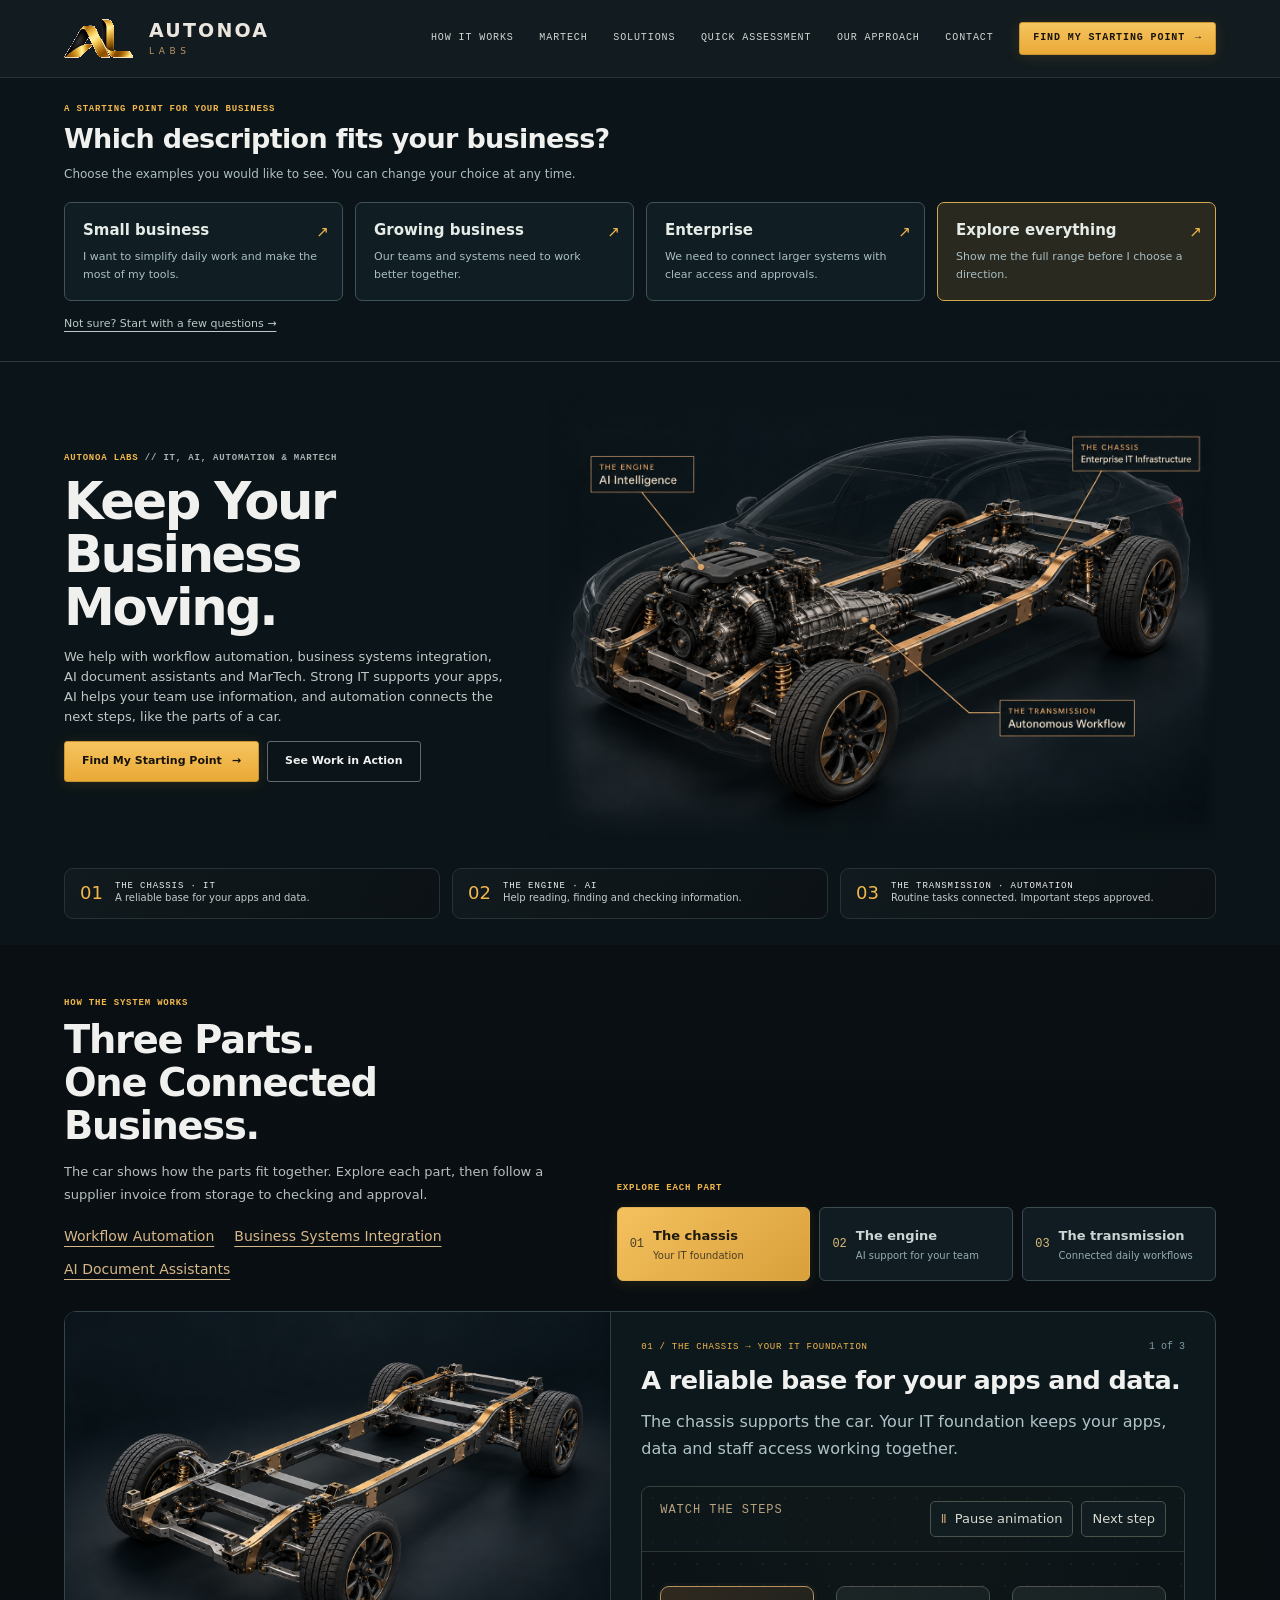
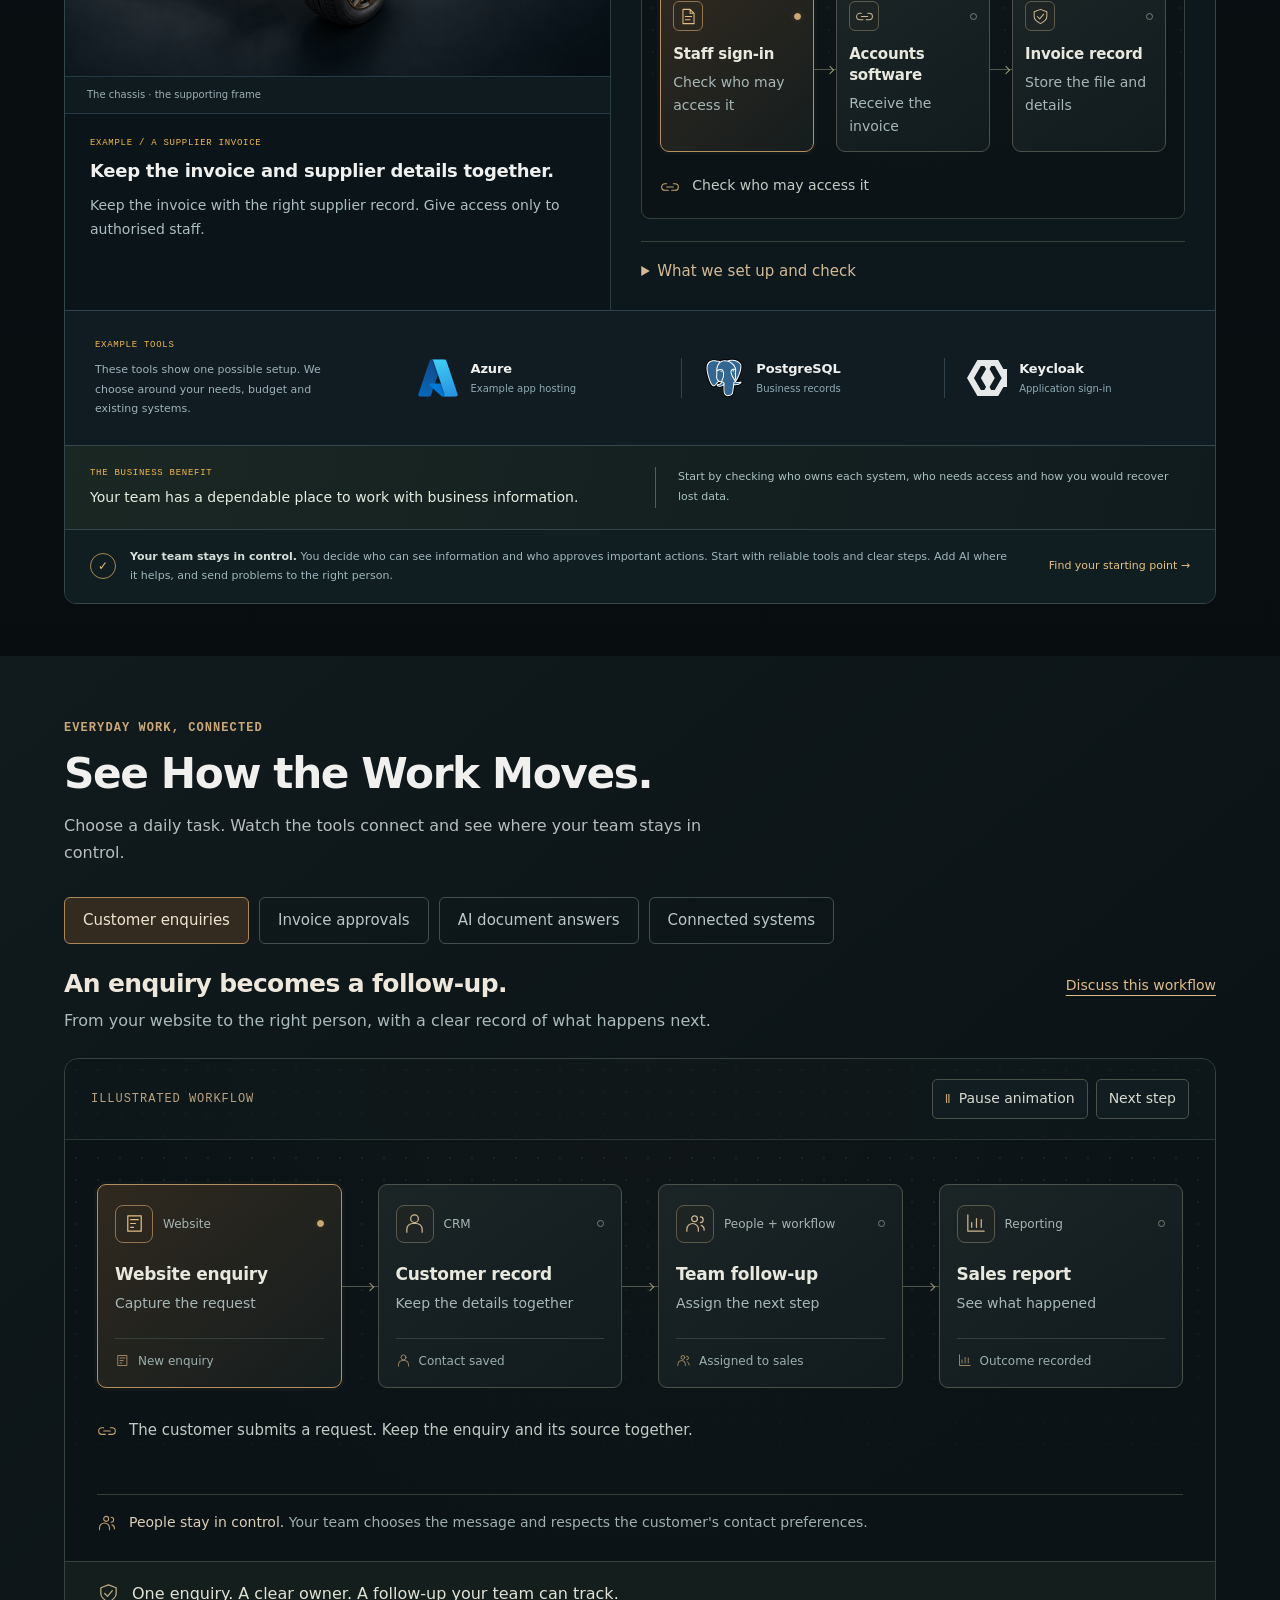
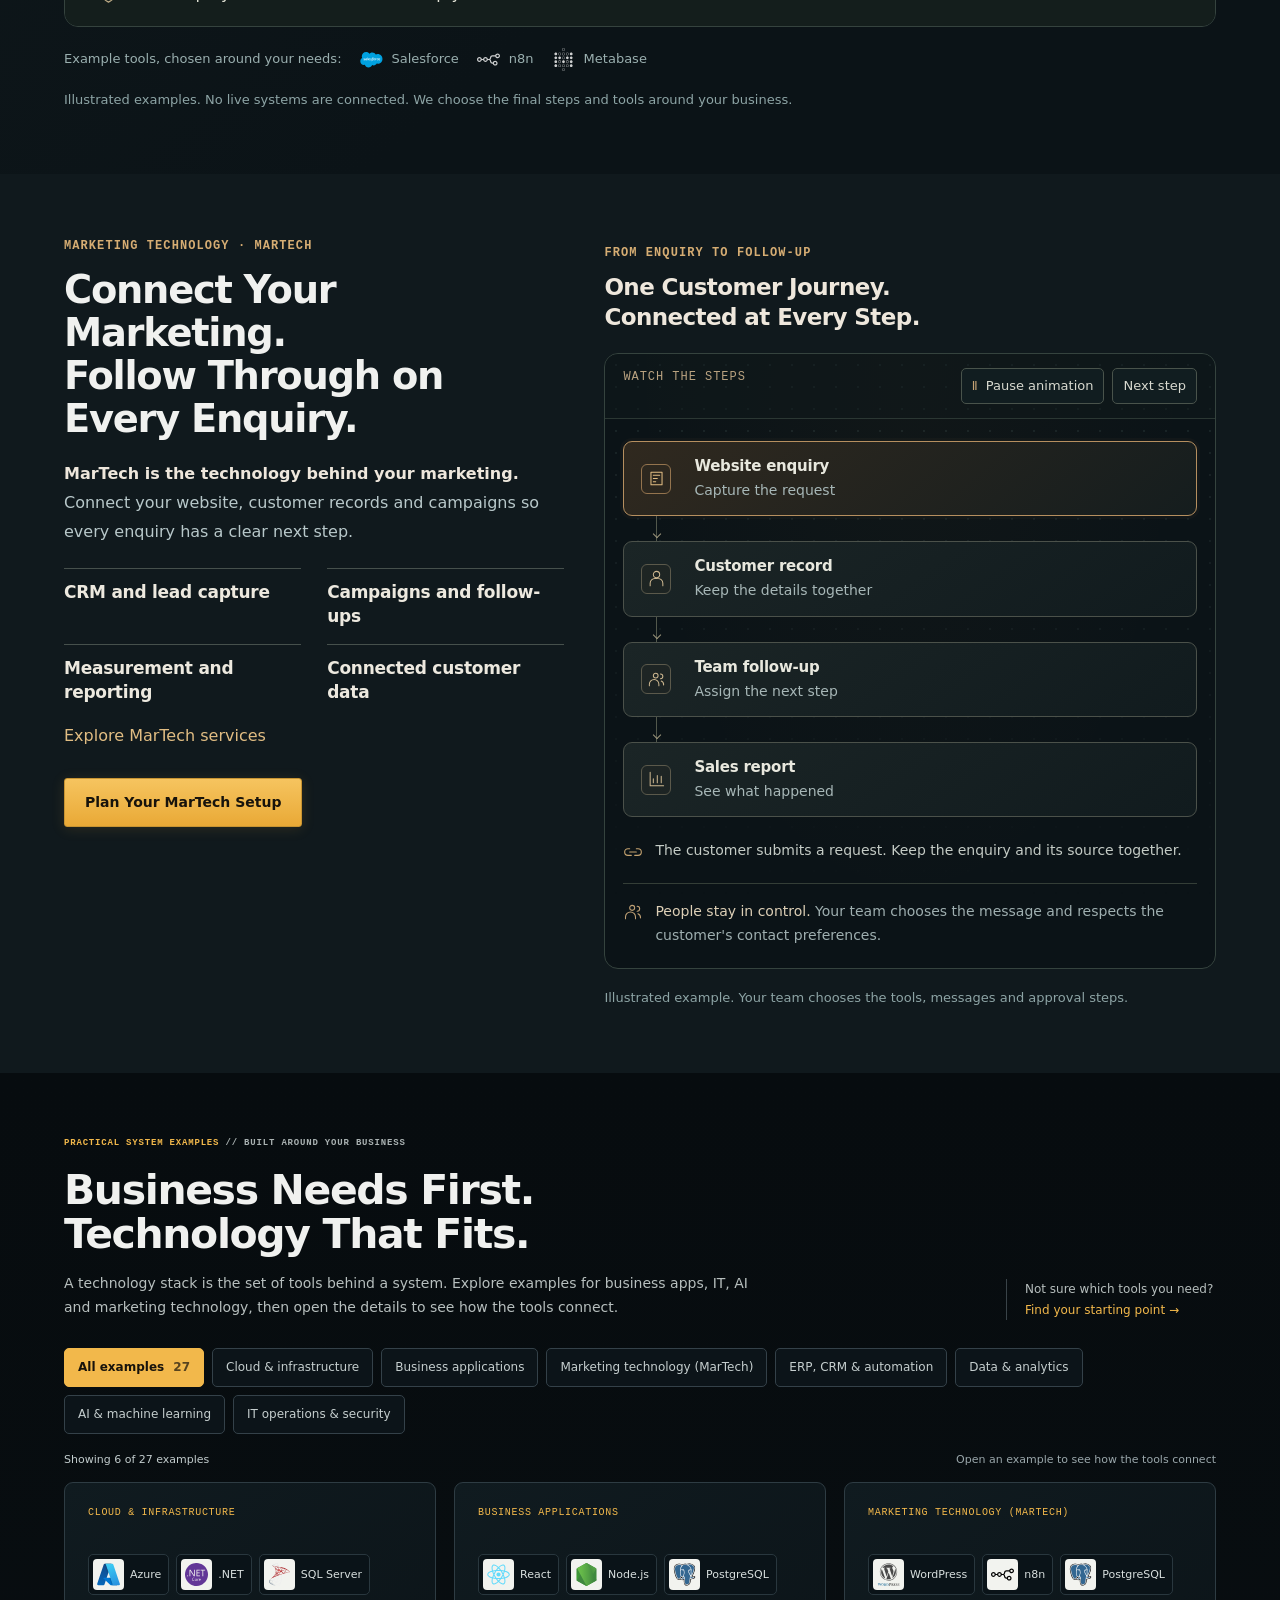
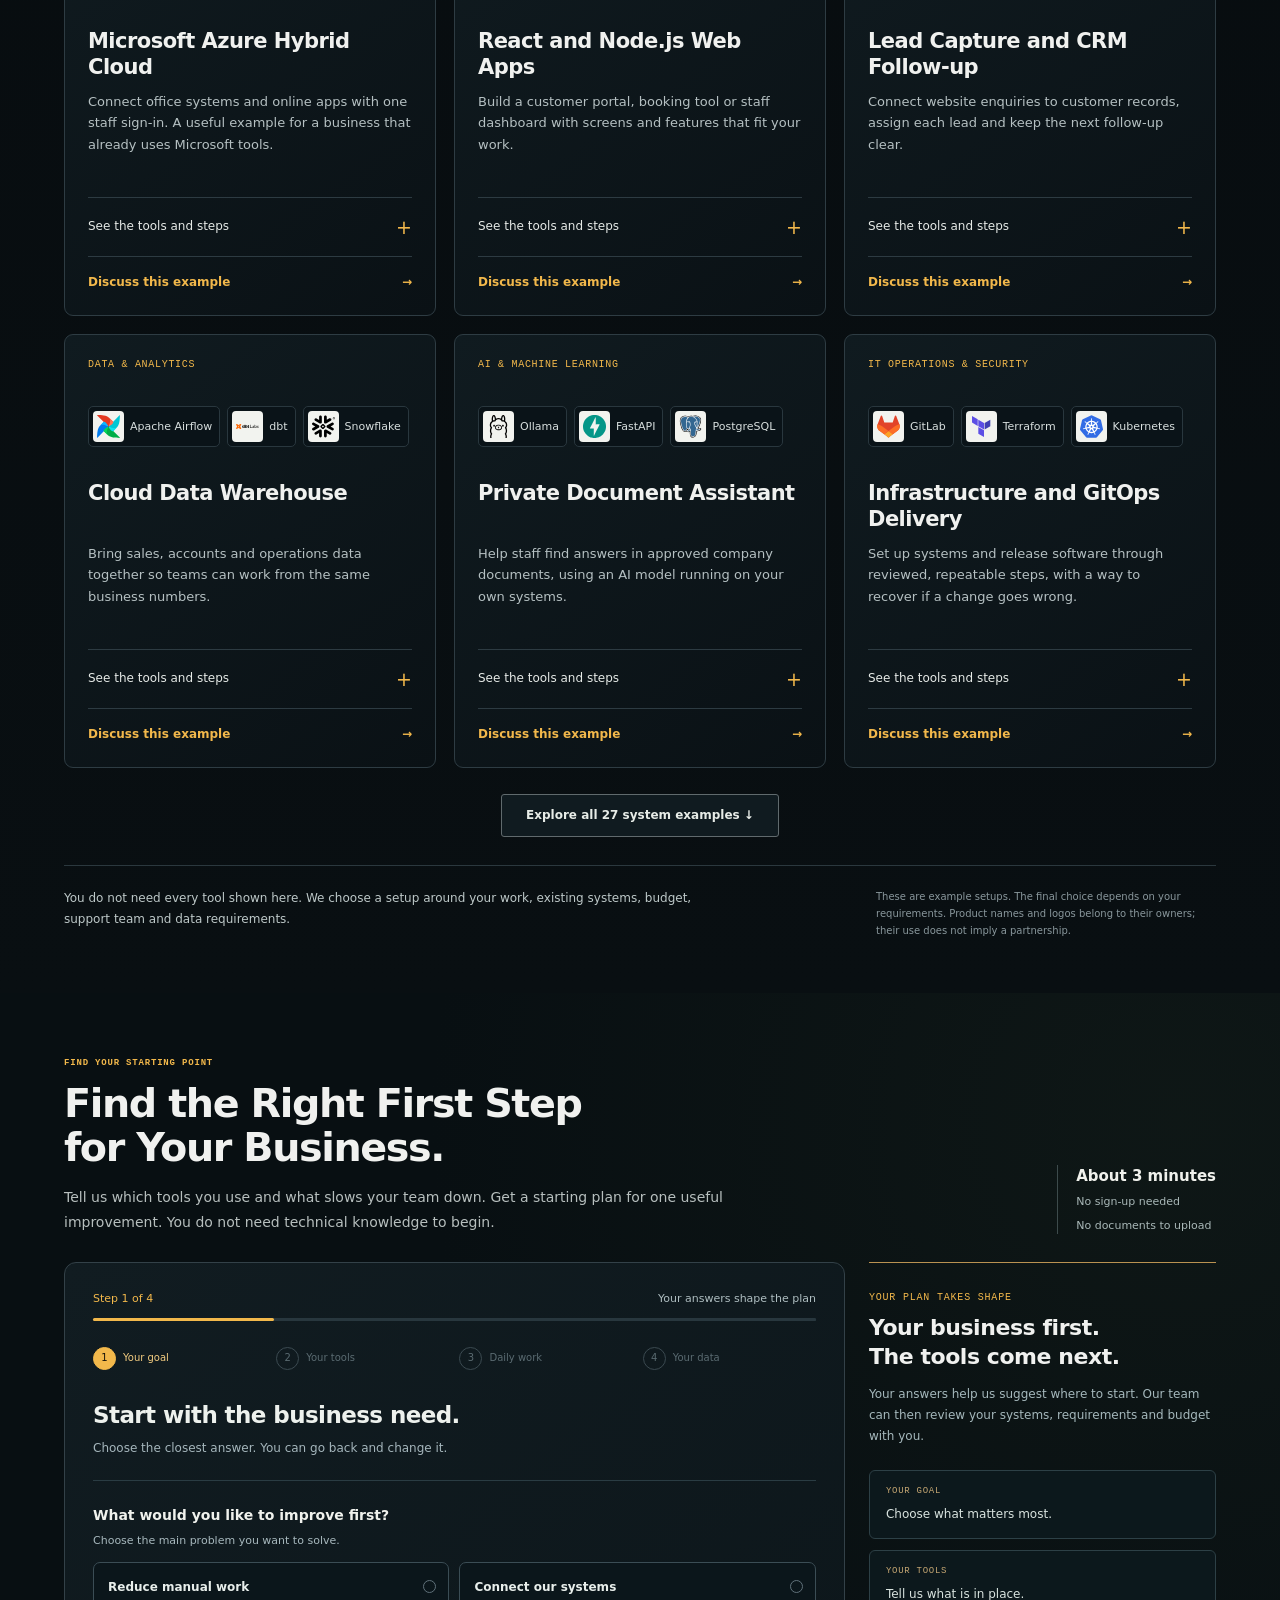
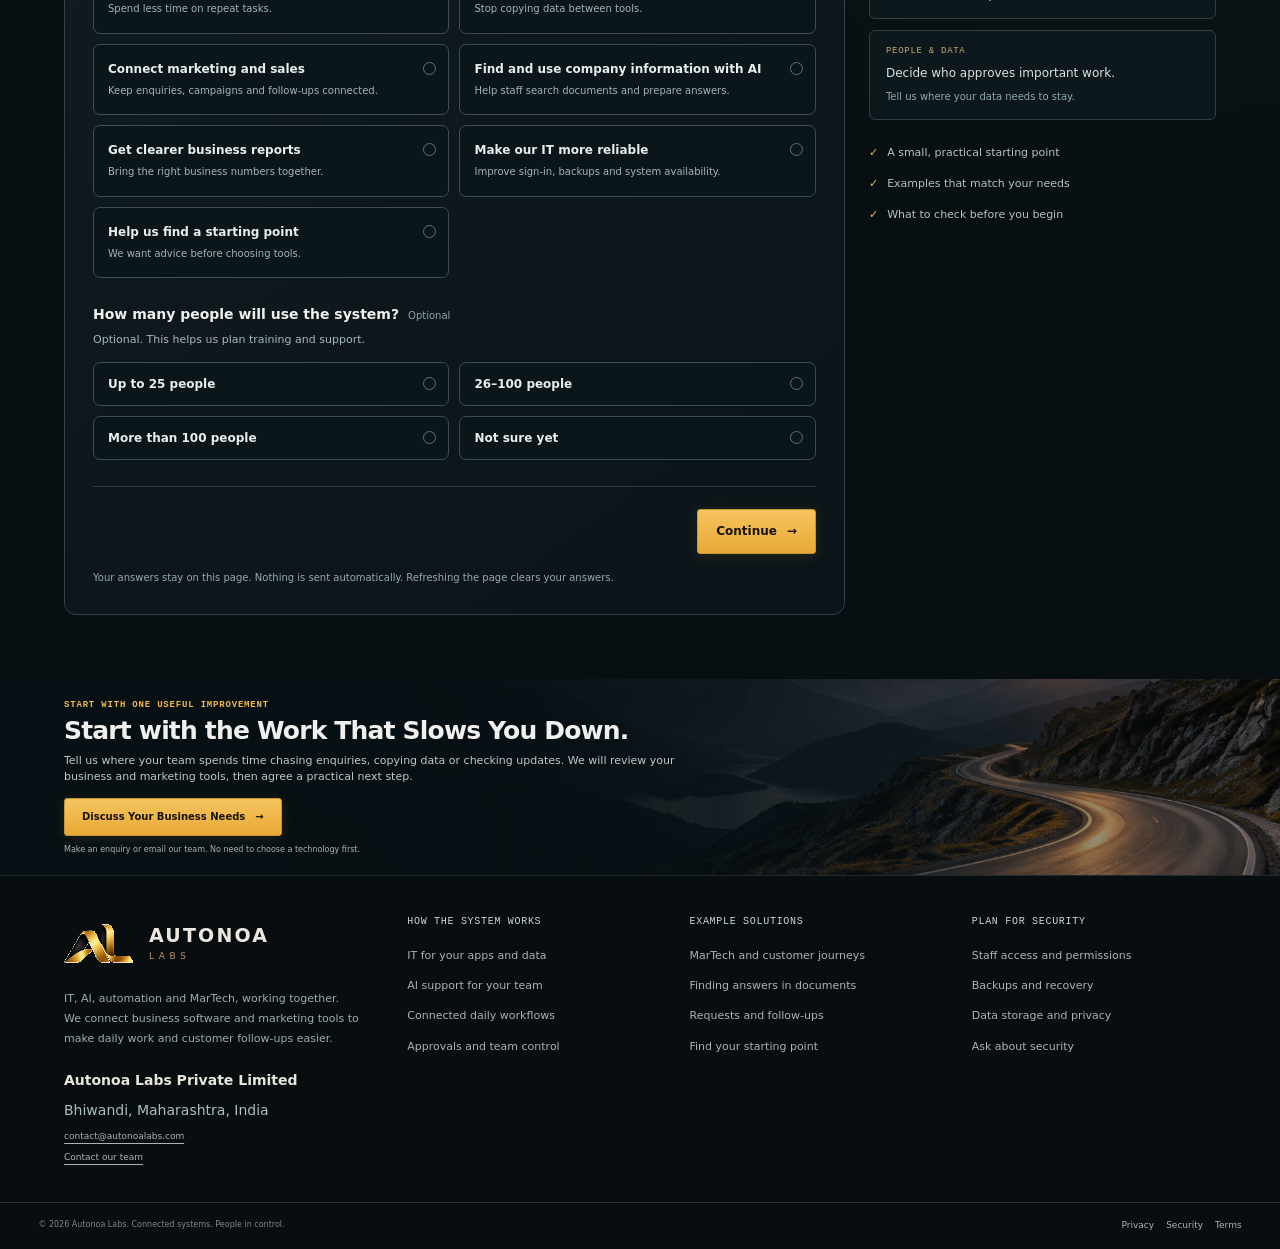
<file: index.html>
<!doctype html>
<html lang="en">
<head>
  <meta charset="utf-8">
  <meta name="viewport" content="width=device-width, initial-scale=1">
  <meta name="theme-color" content="#070c0f">
  <meta name="description" content="Autonoa Labs connects business software, automates approvals, builds AI document assistants and links marketing tools, customer records and reporting.">
  <title>Autonoa Labs | Workflow Automation, AI, IT &amp; MarTech</title>
  <!-- search-metadata:start -->
  <link rel="canonical" href="https://www.autonoalabs.com/">
  <meta property="og:type" content="website"><meta property="og:site_name" content="Autonoa Labs">
  <meta property="og:title" content="Autonoa Labs | Workflow Automation, AI, IT &amp; MarTech"><meta property="og:description" content="Autonoa Labs connects business software, automates approvals, builds AI document assistants and links marketing tools, customer records and reporting."><meta property="og:url" content="https://www.autonoalabs.com/">
  <meta property="og:image" content="https://www.autonoalabs.com/assets/brand/source-logo.png"><meta property="og:image:alt" content="Autonoa Labs gold ribbon logo">
  <meta name="twitter:card" content="summary"><meta name="twitter:title" content="Autonoa Labs | Workflow Automation, AI, IT &amp; MarTech"><meta name="twitter:description" content="Autonoa Labs connects business software, automates approvals, builds AI document assistants and links marketing tools, customer records and reporting.">
  <script type="application/ld+json">{"@context": "https://schema.org", "@graph": [{"@type": "Organization", "@id": "https://www.autonoalabs.com/#organization", "name": "Autonoa Labs", "legalName": "Autonoa Labs Private Limited", "url": "https://www.autonoalabs.com/", "logo": "https://www.autonoalabs.com/assets/brand/source-logo.png", "email": "contact@autonoalabs.com", "address": {"@type": "PostalAddress", "addressLocality": "Bhiwandi", "addressRegion": "Maharashtra", "addressCountry": "IN"}, "contactPoint": {"@type": "ContactPoint", "contactType": "sales", "email": "contact@autonoalabs.com", "url": "https://www.autonoalabs.com/contact.html"}}, {"@type": "WebSite", "@id": "https://www.autonoalabs.com/#website", "url": "https://www.autonoalabs.com/", "name": "Autonoa Labs", "publisher": {"@id": "https://www.autonoalabs.com/#organization"}}, {"@type": "WebPage", "@id": "https://www.autonoalabs.com/#page", "url": "https://www.autonoalabs.com/", "name": "Autonoa Labs | Workflow Automation, AI, IT & MarTech", "description": "Autonoa Labs connects business software, automates approvals, builds AI document assistants and links marketing tools, customer records and reporting.", "isPartOf": {"@id": "https://www.autonoalabs.com/#website"}, "about": {"@id": "https://www.autonoalabs.com/#organization"}}]}</script>
  <!-- search-metadata:end -->
  <style>
    :root{color-scheme:dark;--ink:#f0f1ef;--muted:#a2a9aa;--dim:#647176;--bg:#070c0f;--panel:#0c1317;--panel2:#10191e;--line:#2a353a;--amber:#f2b84b;--amber2:#d99829;--green:#31d88c;--blue:#25353c;--max:1180px;--rail:72px}
    *{box-sizing:border-box}html{scroll-behavior:smooth;scroll-padding-top:78px}body{margin:0;background:var(--bg);color:var(--ink);font-family:Inter,ui-sans-serif,system-ui,-apple-system,"Segoe UI",sans-serif;font-size:14px;line-height:1.48}a{color:inherit;text-decoration:none}button{font:inherit;color:inherit}img{display:block;max-width:100%}.mono,.eyebrow,.tiny,.nav a,.section-rail,.label,.stat,.tag{font-family:"SFMono-Regular",Consolas,"Liberation Mono",monospace;letter-spacing:.09em;text-transform:uppercase}.wrap{width:min(var(--max),calc(100% - 48px));margin:auto}.topbar{height:58px;position:sticky;top:0;z-index:20;background:rgba(6,11,14,.95);backdrop-filter:blur(12px);border-bottom:1px solid var(--line)}.topbar .inner{height:100%;display:flex;align-items:center;justify-content:space-between;gap:20px}.brand{font-weight:800;letter-spacing:.055em;line-height:1.05;white-space:nowrap}.brand span{color:var(--amber)}.brand small{display:block;font-size:8px;letter-spacing:.13em;color:#c1c6c5;font-weight:500;margin-top:5px}.signal{display:inline-block;width:7px;height:7px;border-radius:50%;background:var(--green);margin-left:7px;box-shadow:0 0 9px #31d88c66}.nav{display:flex;gap:30px;align-items:center;font-size:10px}.nav a:not(.btn){color:#d1d5d4}.nav a:not(.btn):hover{color:var(--amber)}.btn{display:inline-flex;align-items:center;justify-content:center;gap:10px;border:1px solid #606a6d;border-radius:3px;padding:11px 17px;background:transparent;font-weight:700;font-size:11px;white-space:nowrap;transition:.18s ease}.btn:hover{transform:translateY(-1px);border-color:var(--amber)}.btn.primary{background:linear-gradient(180deg,#f6c45f,#e9a936);border-color:#c89432;color:#17130c;box-shadow:0 2px 14px #e6a93c22}.btn.small{padding:8px 13px;font-size:10px}.hamb{display:none;background:none;border:0;font-size:22px}.page{position:relative}.section-rail{position:absolute;left:max(12px,calc((100% - var(--max))/2 - var(--rail)));top:0;width:44px;color:#e4e5e3;font-size:10px;line-height:1.2;display:flex;flex-direction:column;gap:0}.section-rail span{height:0;position:absolute;left:0;transform:translateY(-50%);white-space:nowrap}.content{border-left:1px solid var(--line);border-right:1px solid var(--line);max-width:var(--max);margin:0 auto}.section-label{position:absolute;left:calc(-1 * var(--rail));top:28px;width:54px;color:#f0f1ef;font:10px/1.25 "SFMono-Regular",Consolas,"Liberation Mono",monospace;letter-spacing:.08em;text-transform:uppercase;white-space:nowrap}.eyebrow{font-size:9px;color:var(--amber);font-weight:600}.eyebrow .soft{color:#aab2b2}.hero{min-height:384px;padding:34px 28px 15px;display:grid;grid-template-columns:.96fr 1.55fr;gap:24px;position:relative;overflow:visible;border-bottom:1px solid var(--line);background:radial-gradient(ellipse at 72% 45%,#152127 0,transparent 48%),linear-gradient(115deg,#0d1519,#070c0f 55%)}.hero-copy{position:relative;z-index:1;padding-top:0}.hero h1{font-size:clamp(36px,4vw,52px);line-height:.99;letter-spacing:-.048em;margin:9px 0 13px;max-width:440px;font-weight:720}.hero p{color:#c2c7c6;max-width:380px;font-size:13px;line-height:1.52;margin:0 0 15px}.hero-actions{display:flex;flex-wrap:wrap;gap:8px}.hero-art{position:relative;min-height:244px;align-self:stretch;display:flex;align-items:center;justify-content:center;background:radial-gradient(ellipse at 58% 54%,#d7952931,transparent 29%),repeating-linear-gradient(0deg,transparent 0 32px,#25313733 33px),repeating-linear-gradient(90deg,transparent 0 39px,#25313733 40px)}.hero-art>img{width:100%;height:100%;max-height:263px;object-fit:contain;mix-blend-mode:screen;filter:contrast(1.07) saturate(.92)}.callout{position:absolute;z-index:2;background:#0a1014ed;border:1px solid #647074;padding:8px 10px;font-size:9px;line-height:1.35;color:#cbd0ce;min-width:142px}.callout b{display:block;font-size:8px;color:#fff;letter-spacing:.08em}.callout.one{left:22%;top:8%}.callout.two{left:41%;top:8%}.callout.three{left:50%;bottom:3%}.callout-line{position:absolute;width:1px;height:45px;background:var(--amber);top:100%;left:50%}.callout.one .callout-line{height:92px}.callout.two .callout-line{height:62px}.transmission-line{position:absolute;left:16%;bottom:calc(100% - 2px);width:116px;height:2px;background:linear-gradient(90deg,var(--amber),#f2b84b);transform:rotate(-26deg);transform-origin:left bottom;z-index:3;filter:drop-shadow(0 0 3px #f2b84b88)}.transmission-line::after{content:"";position:absolute;right:-1px;top:-4px;width:0;height:0;border-top:5px solid transparent;border-bottom:5px solid transparent;border-left:8px solid var(--amber);filter:drop-shadow(0 0 3px #f2b84b)}.telemetry{position:absolute;right:0;top:8%;width:90px;border-left:1px solid #394348;padding-left:11px;color:#bac2c2;font-size:8px}.telemetry b{display:block;color:#e8ece8;margin-bottom:4px}.telemetry div{border-top:1px solid #243036;padding:8px 0}.telemetry i{font-style:normal;color:var(--green)}.triad-strip{grid-column:1/-1;display:grid;grid-template-columns:repeat(3,1fr);gap:8px}.triad-pill{background:linear-gradient(90deg,#111b20,#0b1115);border:1px solid #202b30;border-radius:6px;padding:8px 13px;display:flex;align-items:center;gap:12px;color:#c6cbca;font-size:10px}.triad-pill strong{font-size:18px;color:var(--amber);font-weight:400}.triad-pill b{display:block;color:#eef0ee;font:9px "SFMono-Regular",Consolas,monospace;letter-spacing:.1em}.section{position:relative;padding:22px 28px;border-bottom:1px solid var(--line)}h2{font-size:clamp(24px,2.6vw,32px);line-height:1.07;letter-spacing:-.033em;margin:6px 0 8px}.lead{color:#b7bfbe;margin:0;max-width:710px;font-size:12px}.architecture-head{display:grid;grid-template-columns:1.03fr 1.2fr;gap:24px;align-items:end}.tabs{display:flex;gap:6px;margin-top:9px}.tab{flex:1;border:1px solid #354147;background:#11181c;padding:10px 6px;border-radius:3px;font-size:10px;font-weight:600;cursor:pointer}.tab[aria-selected="true"]{background:linear-gradient(#efbd58,#d89c37);color:#17130b;border-color:#c89637}.layer{margin-top:16px;display:grid;grid-template-columns:.96fr 1.06fr 116px;min-height:168px;border:1px solid #29353b;border-radius:7px;overflow:hidden;background:#0c1317}.layer-photo{min-height:168px;background:#0a1014}.layer-photo img{width:100%;height:100%;object-fit:cover;opacity:.9}.layer-copy{padding:15px 18px}.layer-copy h3{font-size:18px;line-height:1.1;margin:4px 0 7px;letter-spacing:-.025em}.layer-copy p{font-size:10px;color:#aeb7b6;margin:0 0 8px}.feature-list{list-style:none;margin:0;padding:0;display:grid;gap:7px}.feature-list li{display:grid;grid-template-columns:20px 1fr;gap:7px;align-items:start;font-size:10px;color:#e5e8e5}.check{width:18px;height:18px;border:1px solid var(--amber);color:var(--amber);display:grid;place-items:center;font-size:11px}.feature-list small{display:block;font-size:9px;color:#9ea8a8}.outcome{border-left:1px solid #29353b;padding:13px 11px;background:linear-gradient(145deg,#111b20,#0a1014)}.outcome .label{color:var(--amber);font-size:8px}.cube{font-size:31px;color:var(--amber);margin:12px 0}.outcome p{margin:0;font-weight:650;line-height:1.3;font-size:12px}.layer-controls{margin-top:10px;display:flex;align-items:center;justify-content:flex-end;gap:12px;color:#d5d9d8;font-size:9px}.arrow{border:1px solid #39454b;background:#0c1317;width:30px;height:26px;cursor:pointer}.blueprints{padding-top:24px}.blueprints-head{display:flex;align-items:end;justify-content:space-between;gap:18px;margin-bottom:13px}.blueprints-head .lead{max-width:700px}.cards{display:grid;grid-template-columns:repeat(3,1fr);gap:12px}.card{border:1px solid #354047;border-radius:6px;background:linear-gradient(150deg,#0e171b,#080d10);overflow:hidden;padding:11px;display:flex;flex-direction:column;min-width:0}.card-top{display:flex;align-items:center;justify-content:space-between;gap:8px;font-size:8px;color:#bdc4c3}.tag{font-size:8px;letter-spacing:.04em;color:#111;background:var(--green);border-radius:10px;padding:3px 7px;white-space:nowrap}.tag.ref{background:#20292d;border:1px solid #687175;color:#d6dbd9}.diagram{height:76px;margin:9px 0 8px;overflow:hidden;border:1px solid #29343a;background:#0a1013}.diagram img{width:100%;height:100%;object-fit:cover;object-position:center 46%;filter:brightness(.85) saturate(.8)}.card h3{font-size:15px;line-height:1.1;letter-spacing:-.02em;margin:0 0 6px}.card p{font-size:10px;color:#b1b9b8;line-height:1.4;margin:0 0 8px}.card .feature-list{gap:5px;margin:0 0 11px}.card .feature-list li{grid-template-columns:14px 1fr;font-size:9px}.card .check{width:13px;height:13px;border:0;font-size:11px}.card .btn{margin-top:auto;width:100%;justify-content:space-between;padding:9px 10px;font-size:9px}.diagnostic{padding:22px 18px 19px;background:linear-gradient(115deg,#0c1317,#0a1013)}.diagnostic-head{display:flex;align-items:flex-end;justify-content:space-between;gap:20px;margin:6px 3px 12px}.diagnostic-head h2{max-width:600px}.timebox{border-left:1px solid #586064;border-bottom:1px solid #586064;padding:7px 12px;font-size:11px;white-space:nowrap}.diag-grid{display:grid;grid-template-columns:1.47fr .93fr;gap:10px}.diag-form{background:#ececea;color:#1b2021;border-radius:6px;padding:11px 12px}.steps{display:flex;gap:7px;margin-bottom:11px}.step{flex:1;background:#dce0df;border-radius:20px;padding:5px 8px;display:flex;align-items:center;gap:7px;color:#454b4c;font-size:9px}.step span{width:20px;height:20px;border-radius:50%;border:1px solid #555e60;display:grid;place-items:center;font-weight:700}.step.active{background:#293136;color:white}.step.active span{background:var(--amber);color:#18130b;border-color:#d89b34}.diag-form h3{font-size:14px;margin:0 0 2px}.diag-form>p{font-size:9px;color:#63696a;margin:0 0 9px}.form-label{display:block;font-size:9px;font-weight:700;margin:9px 0 5px}.option-grid{display:grid;grid-template-columns:repeat(3,1fr);gap:5px}.option{border:1px solid #bfc4c3;background:#f8f8f6;color:#343a3b;border-radius:3px;padding:7px 6px;text-align:left;font-size:9px;cursor:pointer}.option.selected{border-color:#d69a31;background:#f4dfaf;box-shadow:inset 0 0 0 1px #d69a31}.option small{display:block;color:#707879;font-size:8px}.next{margin-top:9px}.next .btn{background:linear-gradient(#e9b44e,#d89c33);color:#18140d;border:0}.preview{border:1px solid #354249;border-radius:5px;padding:13px;background:radial-gradient(ellipse at 70% 50%,#17303a,#0b1114 69%);position:relative;overflow:hidden;min-height:230px}.preview h3{font-size:13px;margin:2px 0 9px}.preview .eyebrow{font-size:8px}.preview-image{position:absolute;right:0;bottom:0;width:64%;height:68%;object-fit:cover;opacity:.28;mask-image:linear-gradient(90deg,transparent,#000 30%)}.flow{position:relative;z-index:1;display:grid;gap:10px;max-width:74%;margin-top:14px}.flow-node{border:1px solid #617078;background:#0a1115cf;border-radius:4px;padding:7px 9px;font-size:9px}.flow-node b{display:block;color:var(--amber);font:8px Consolas,monospace;margin-bottom:2px}.flow-foot{font-size:8px;color:#b4bebd;position:absolute;bottom:8px;left:13px;max-width:54%;z-index:1}.closing{min-height:160px;padding:20px 28px 19px;position:relative;overflow:visible;background:linear-gradient(90deg,#071014 0%,#071014ef 40%,#07101445 100%),url('assets/closing-road.png') center 53%/cover no-repeat;border-bottom:1px solid var(--line)}.closing h2{max-width:640px;font-size:25px}.closing p{max-width:650px;color:#c2c8c6;font-size:11px;margin:7px 0 12px}.closing .btn{font-size:10px}.closing small{display:block;color:#abb4b3;font-size:8px;margin-top:8px}.footer{padding:16px 28px 9px;background:#080d10}.footer-cols{display:grid;grid-template-columns:1.25fr 1fr 1fr 1fr;gap:22px}.footer h4{font:9px Consolas,monospace;letter-spacing:.07em;margin:0 0 6px;color:#e7e9e7}.footer p,.footer a{color:#abb4b3;font-size:9px;line-height:1.5;margin:0}.footer ul{list-style:none;margin:0;padding:0;display:grid;gap:3px}.footer a:hover{color:var(--amber)}.footnote{border-top:1px solid #273137;margin-top:12px;padding-top:7px;color:#7e898a;font-size:8px;display:flex;justify-content:space-between;gap:12px}.legal-links{display:flex;gap:12px}.mobile-only{display:none}
    @media(max-width:900px){:root{--rail:0px}.section-rail,.section-label{display:none}.wrap{width:min(100% - 32px,var(--max))}.content{width:calc(100% - 32px)}.hero{grid-template-columns:.95fr 1.1fr;padding:28px 20px 14px}.hero h1{font-size:clamp(34px,5.3vw,48px)}.telemetry{display:none}.callout{min-width:122px}.architecture-head{grid-template-columns:1fr}.layer{grid-template-columns:.85fr 1fr 100px}.section{padding:20px}.cards{gap:8px}.card{padding:9px}.card h3{font-size:14px}.diagnostic{padding:20px 14px}.footer-cols{gap:14px}}
    @media(max-width:640px){html{scroll-padding-top:60px}.topbar{height:52px}.nav{display:none}.hamb{display:block}.wrap{width:calc(100% - 20px)}.content{width:calc(100% - 20px)}.hero{display:flex;flex-direction:column;padding:20px 12px 12px;gap:10px;min-height:0}.hero h1{font-size:36px;max-width:350px;margin:7px 0 9px}.hero p{font-size:11px;margin-bottom:11px;max-width:360px}.hero-actions{gap:6px}.hero-actions .btn{padding:9px 10px;font-size:9px}.hero-art{height:205px;min-height:205px;order:2}.hero-art>img{max-height:200px}.callout{font-size:7px;min-width:106px;padding:6px}.callout b{font-size:7px}.callout.one{left:6%;top:7%}.callout.two{left:40%;top:7%}.callout.three{left:44%;bottom:3%}.callout.one .callout-line{height:58px}.callout.two .callout-line{height:42px}.transmission-line{width:72px;height:2px;left:12%;transform:rotate(-32deg)}.triad-strip{order:3;grid-template-columns:1fr;gap:4px}.triad-pill{padding:6px 9px;font-size:9px}.triad-pill strong{font-size:16px}.section{padding:17px 12px}h2{font-size:25px}.lead{font-size:10px}.architecture-head{gap:8px}.tabs{gap:4px}.tab{font-size:8px;padding:9px 3px}.layer{grid-template-columns:1fr 1fr;min-height:0}.layer-photo{grid-column:1/-1;height:155px;min-height:155px}.layer-copy{padding:12px 10px}.layer-copy h3{font-size:15px}.layer-copy p,.feature-list li{font-size:9px}.feature-list small{font-size:8px}.outcome{padding:11px 8px}.outcome p{font-size:10px}.cube{font-size:25px;margin:10px 0}.layer-controls{font-size:8px}.blueprints-head{display:block}.cards{grid-template-columns:1fr;gap:8px}.card{display:grid;grid-template-columns:1fr 1fr;column-gap:9px;padding:9px}.card-top{grid-column:1/-1}.diagram{grid-column:1/-1;height:80px}.card h3{font-size:14px}.card p{font-size:9px}.card .feature-list{gap:4px}.card .btn{grid-column:1/-1}.diagnostic{padding:16px 9px}.diagnostic-head{align-items:start;margin:0 2px 10px}.diagnostic-head h2{font-size:23px}.timebox{padding:5px 7px;font-size:9px}.diag-grid{grid-template-columns:1fr}.diag-form{padding:10px 8px}.steps{gap:3px}.step{padding:4px 5px;font-size:7px;gap:4px}.step span{width:17px;height:17px}.option-grid{grid-template-columns:repeat(2,1fr)}.option{font-size:8px;padding:7px 5px}.preview{min-height:205px}.flow{max-width:82%}.closing{padding:16px 12px;min-height:165px;background-position:center;background-image:linear-gradient(90deg,#071014 0%,#071014d9 45%,#07101478 100%),url('assets/closing-road.png')}.closing h2{font-size:22px}.closing p{font-size:9px}.closing .btn{font-size:9px;padding:9px}.footer{padding:14px 12px 9px}.footer-cols{grid-template-columns:1fr 1fr;gap:14px 10px}.footer-cols>div:first-child{grid-column:1/-1}.footnote{font-size:7px;flex-direction:column}.mobile-only{display:block}}
    @media(prefers-reduced-motion:reduce){html{scroll-behavior:auto}*,*:before,*:after{transition:none!important}}
  .stack-cards .card{padding:11px}.stack-logos{height:27px;display:flex;align-items:center;gap:14px;color:#d9dfdf;font-size:10px;font-weight:700}.stack-logos>span{display:inline-flex;align-items:center;gap:5px;white-space:nowrap}.logo-ms i{display:grid;grid-template-columns:repeat(2,7px);grid-template-rows:repeat(2,7px);gap:2px;font-style:normal}.logo-ms b:nth-child(1){background:#f35325}.logo-ms b:nth-child(2){background:#81bc06}.logo-ms b:nth-child(3){background:#05a6f0}.logo-ms b:nth-child(4){background:#ffba08}.logo-azure{color:#45a2e8}.logo-aws{font:bold 17px Arial,sans-serif;color:white}.logo-aws span{color:#ff9900;margin-left:-2px}.logo-kube{color:#648de7}.logo-postgres{color:#91b4d5}.logo-oracle{font:700 10px Arial,sans-serif;color:#f0443a}.logo-redhat{color:#ee0000}.stack-diagram{height:124px;margin:5px 0 9px;padding:5px}.stack-diagram svg{width:100%;height:100%;overflow:visible}.stack-diagram .flow-node rect{fill:#0c151a;stroke:#53646a;stroke-width:1}.stack-diagram text{fill:#f2b84b;font:700 13px Arial,sans-serif;letter-spacing:.02em;text-anchor:middle}.stack-diagram text.sub{fill:#bec8c8;font:11px Arial,sans-serif;letter-spacing:0}.stack-diagram .flow-line{fill:none;stroke:#d9a33c;stroke-width:1.5}.stack-cards .card p{min-height:30px}.stack-cards .feature-list{min-height:56px}
  @media(max-width:700px){.stack-diagram text{font-size:15px}.stack-diagram text.sub{font-size:12px}}
  .brand{display:inline-flex;align-items:center;gap:8px}.brand-mark{display:block;width:38px;height:28px;object-fit:contain;filter:drop-shadow(0 0 2px #f2b84b24)}.brand-copy{display:flex;flex-direction:column;align-items:flex-start;gap:0;line-height:1}.brand-wordmark{display:block;width:142px;height:35px;object-fit:contain}.brand-copy small{display:block;margin-top:1px;font-size:7px;letter-spacing:.13em;color:#c1c6c5;font-weight:500;white-space:nowrap}.footer-brand{margin-bottom:5px}.footer-brand .brand-mark{width:34px;height:25px}.footer-brand .brand-wordmark{width:130px;height:32px}
  .brand{display:inline-flex;align-items:center;gap:8px}.brand-mark{display:block;width:38px;height:28px;object-fit:contain;filter:drop-shadow(0 0 2px #f2b84b24)}.brand-copy{display:flex;flex-direction:column;align-items:flex-start;gap:0;line-height:1}.brand-wordmark{display:block;width:142px;height:35px;object-fit:contain}.brand-copy small{display:block;margin-top:1px;font-size:7px;letter-spacing:.13em;color:#c1c6c5;font-weight:500;white-space:nowrap}.footer-brand{margin-bottom:5px}.footer-brand .brand-mark{width:34px;height:25px}.footer-brand .brand-wordmark{width:130px;height:32px}
  .brand{position:relative;padding:3px 10px 4px;background:#fff;border:1px solid #c79b42;border-radius:5px;box-shadow:0 3px 14px #0005}.footer-brand{border-radius:5px;padding:5px 10px;background:#fff;border:1px solid #c79b42;box-shadow:0 3px 14px #0005}
/* Full-width page styling: presentation, not wireframe annotations */
.wrap{width:calc(100% - clamp(32px,6vw,128px));max-width:none}.content{width:100%;max-width:none;margin:0;border:0}.section-label{display:none}.hero{padding-left:clamp(24px,5vw,88px);padding-right:clamp(24px,5vw,88px);border-bottom:0;background:radial-gradient(ellipse at 74% 48%,#142127 0,transparent 46%),linear-gradient(115deg,#0b1114,#070c0f 58%)}.section{padding-left:clamp(24px,5vw,88px);padding-right:clamp(24px,5vw,88px);border-bottom:0}.architecture-head{padding-bottom:8px}.section#architecture{background:linear-gradient(180deg,#090f12,#080d10)}.blueprints{background:linear-gradient(180deg,#070c0f,#090f12)}.diagnostic{background:linear-gradient(115deg,#0a1013,#080d10)}.closing{border-bottom:0;padding-left:clamp(24px,5vw,88px);padding-right:clamp(24px,5vw,88px)}.content .hero,.content .section{border-left:0;border-right:0}.triad-pill{border-color:#263238;border-radius:9px;background:linear-gradient(120deg,#111a1e,#0b1114);padding:11px 15px}.layer{border-radius:12px;border-color:#27343a;box-shadow:0 16px 38px #0003}.outcome{border-color:#27343a;border-radius:0 12px 12px 0}.stack-cards .card{border-radius:12px;border-color:#27343a;background:linear-gradient(145deg,#10181c,#0a1013);padding:15px;box-shadow:0 14px 32px #0003;transition:transform .2s ease,border-color .2s ease,box-shadow .2s ease}.stack-cards .card:hover{transform:translateY(-3px);border-color:#5b4928;box-shadow:0 18px 38px #0005}.stack-diagram{border-radius:8px;border-color:#27343a}.topbar .wrap{width:calc(100% - clamp(32px,6vw,128px));max-width:none}.brand{background:linear-gradient(135deg,#fff9e9,#ead8ad);border:1px solid #bd9346;border-radius:6px;box-shadow:0 4px 18px #0006;padding:3px 9px}.footer-brand{background:linear-gradient(135deg,#fff9e9,#ead8ad);border:1px solid #bd9346;border-radius:6px;box-shadow:0 4px 18px #0006;padding:5px 10px}.brand-mark,.brand-wordmark{mix-blend-mode:multiply}.footer{background:#080d10;border-top:1px solid #202a2e;padding-left:clamp(24px,5vw,88px);padding-right:clamp(24px,5vw,88px)}
@media(max-width:700px){.wrap,.topbar .wrap{width:calc(100% - 28px)}.hero,.section,.closing,.footer{padding-left:16px;padding-right:16px}.content{width:100%}.brand{padding:3px 7px}.brand-mark{width:32px}.brand-wordmark{width:126px;height:31px}.brand-copy small{font-size:6px}.section-label{display:none}}
    /* Diagnostic form: keep every control within the dark site palette. */
  .diag-grid{grid-template-columns:minmax(0,1.45fr) minmax(250px,.85fr);width:100%;max-width:100%;gap:12px}
  .diag-grid>*{min-width:0;max-width:100%}
  .diag-form{background:linear-gradient(145deg,#11191d,#0b1114);color:#edf0ef;border:1px solid #29363c;border-radius:9px;padding:14px}
  .diag-form h3{color:#f0f1ef}
  .diag-form>p{color:#aab4b4}
  .form-label{color:#d5dcda}
  .steps{min-width:0;gap:6px}
  .step{min-width:0;background:#182126;color:#b9c3c2}
  .step b{min-width:0;overflow-wrap:anywhere}
  .step span{flex:0 0 20px;border-color:#536168;color:#e7eae8}
  .step.active{background:#283238;color:#fff}
  .step.active span{background:var(--amber);color:#18130b;border-color:#d89b34}
  .option-grid{grid-template-columns:repeat(3,minmax(0,1fr));min-width:0}
  .option{min-width:0;background:#10181c;color:#e2e6e3;border-color:#3a484e;border-radius:5px;overflow-wrap:anywhere}
  .option:hover{border-color:#a67b2b}
  .option.selected{background:linear-gradient(120deg,#3b2e18,#2b2417);color:#fff;border-color:var(--amber);box-shadow:inset 0 0 0 1px var(--amber)}
  .option small{color:#aeb8b7}
  .preview{min-width:0;width:100%;background:radial-gradient(ellipse at 70% 50%,#17303a,#0b1114 69%)}
  .flow{max-width:100%}
  @media(max-width:900px){.diag-grid{grid-template-columns:minmax(0,1fr)}.diag-form{padding:12px}.preview{min-height:220px}}
  @media(max-width:640px){.diag-form{padding:10px 8px}.steps{gap:3px}.step{padding:4px 5px;font-size:7px;gap:4px}.step span{flex-basis:17px;width:17px;height:17px}.option-grid{grid-template-columns:repeat(2,minmax(0,1fr))}.flow{max-width:82%}}
    /* Hero artwork blends into the page and scales as a composed scene. */
  .hero{isolation:isolate;grid-template-columns:minmax(0,.9fr) minmax(0,1.1fr)}
  .hero-copy{z-index:3;max-width:620px}
  .hero-art{position:absolute;z-index:1;left:27%;right:4%;top:0;bottom:58px;min-height:0;overflow:visible;display:block;align-self:auto;justify-self:auto;background:radial-gradient(ellipse at 66% 58%,#c38b2b18 0,transparent 42%)}
  .hero-art>img{position:absolute;inset:0;width:100%;height:100%;max-height:none;object-fit:contain;object-position:center;mix-blend-mode:screen;filter:contrast(1.04) saturate(.88);opacity:.92;-webkit-mask-image:radial-gradient(ellipse 73% 67% at 55% 53%,#000 55%,#000b 74%,transparent 100%);mask-image:radial-gradient(ellipse 73% 67% at 55% 53%,#000 55%,#000b 74%,transparent 100%)}
  .hero-art:after{content:"";position:absolute;inset:0;pointer-events:none;background:radial-gradient(ellipse 58% 70% at 58% 57%,transparent 35%,#080e11 100%);opacity:.34}
  .hero-art .callout,.hero-art .telemetry{z-index:3}
  .callout.one{left:45%;top:11%}.callout.two{left:66%;top:10%}.callout.three{left:70%;bottom:3%}
  .telemetry{right:1%;top:10%}
  .triad-strip{position:relative;z-index:3}
  @media(max-width:900px){.hero{grid-template-columns:minmax(0,1fr) minmax(0,1fr)}.hero-art{left:34%;right:2%;bottom:60px}.hero-copy{max-width:100%}.hero-art>img{-webkit-mask-image:radial-gradient(ellipse 75% 68% at 56% 53%,#000 50%,#000b 74%,transparent 100%);mask-image:radial-gradient(ellipse 75% 68% at 56% 53%,#000 50%,#000b 74%,transparent 100%)}.callout{min-width:110px;padding:7px;font-size:8px}.callout.one{left:39%;top:8%}.callout.two{left:62%;top:8%}.callout.three{left:62%;bottom:2%}.callout.one .callout-line{height:60px}.callout.two .callout-line{height:48px}}
  @media(max-width:640px){.hero{display:flex;flex-direction:column;padding:20px 12px 12px;gap:10px;min-height:0}.hero-copy{order:0;max-width:none;position:relative;z-index:3}.hero-art{position:relative;inset:auto;order:2;width:100%;height:220px;min-height:220px;display:block;overflow:hidden;background:radial-gradient(ellipse at center,#142329 0,transparent 72%)}.hero-art>img{inset:0;width:100%;height:100%;max-height:none;object-fit:contain;object-position:center;-webkit-mask-image:radial-gradient(ellipse 79% 78% at 50% 52%,#000 56%,#000b 78%,transparent 100%);mask-image:radial-gradient(ellipse 79% 78% at 50% 52%,#000 56%,#000b 78%,transparent 100%)}.hero-art:after{background:radial-gradient(ellipse 76% 75% at 50% 53%,transparent 46%,#080e11 100%);opacity:.28}.hero-art .callout{min-width:0;max-width:47%;font-size:7px;padding:5px 6px}.hero-art .callout b{font-size:6px}.callout.one{left:1%;top:2%}.callout.two{left:auto;right:1%;top:2%}.callout.three{left:auto;right:1%;bottom:2%}.callout.one .callout-line,.callout.two .callout-line{height:34px}.transmission-line{width:58px;height:2px;left:10%;transform:rotate(-30deg)}.telemetry{display:none}.triad-strip{order:3;grid-template-columns:1fr}.hero-art{order:2}}
    /* Keep hero labels anchored to the car after the artwork resize. */
  @media(min-width:641px){
    .hero-art .callout.one{left:27%;top:9%}
    .hero-art .callout.two{left:51%;top:8%}
    .hero-art .callout.three{left:67%;right:auto;bottom:2%}
    .hero-art .callout.one .callout-line{height:92px}
    .hero-art .callout.two .callout-line{height:68px}
    .hero-art .telemetry{right:7%;top:10%;width:90px}
    .hero-art .transmission-line{left:-20%;bottom:calc(100% - 2px);width:112px;height:2px;transform:rotate(206deg);transform-origin:left bottom}
  }
  @media(max-width:900px) and (min-width:641px){
    .hero-art .callout.one{left:24%;top:8%}
    .hero-art .callout.two{left:51%;top:8%}
    .hero-art .callout.three{left:59%;bottom:2%}
    .hero-art .callout.one .callout-line{height:64px}
    .hero-art .callout.two .callout-line{height:52px}
    .hero-art .transmission-line{left:-17%;width:86px}
  }
  @media(max-width:640px){
    .hero-art .callout.one{left:1%;right:auto;top:2%}
    .hero-art .callout.two{left:auto;right:1%;top:2%}
    .hero-art .callout.three{left:auto;right:1%;bottom:2%}
    .hero-art .callout.one .callout-line,.hero-art .callout.two .callout-line{height:34px}
    .hero-art .transmission-line{left:-12%;bottom:calc(100% - 2px);width:62px;transform:rotate(206deg);transform-origin:left bottom}
  }
    /* Final component labels for the redesigned transparent vehicle asset. */
  .hero-art{background:none!important}
  .hero-art>img{mix-blend-mode:normal;filter:none;opacity:1;-webkit-mask-image:none;mask-image:none}
  .hero-art:after{display:none}
  .hero-art .callout{min-width:156px;max-width:190px;padding:9px 11px;background:linear-gradient(145deg,#0a1014f5,#10191df2);border-color:#bd913d;border-radius:4px;box-shadow:0 8px 22px #0006;font-size:10px;color:#e0e4e2}
  .hero-art .callout b{font-size:9px;color:var(--amber);letter-spacing:.08em}
  .hero-art .callout.one{left:39%;top:9%}
  .hero-art .callout.two{left:20%;top:9%}
  .hero-art .callout.three{left:57%;right:auto;bottom:2%}
  .hero-art .callout.one .callout-line{height:105px}
  .hero-art .callout.two .callout-line{height:94px}
  .hero-art .telemetry{right:6%;top:10%}
  .hero-art .transmission-line{left:-12%;bottom:calc(100% - 2px);width:105px;height:2px;transform:rotate(206deg);transform-origin:left bottom}
  @media(max-width:900px) and (min-width:641px){
    .hero-art .callout{min-width:128px;max-width:150px;padding:7px 8px;font-size:8px}
    .hero-art .callout b{font-size:8px}
    .hero-art .callout.one{left:39%;top:8%}
    .hero-art .callout.two{left:13%;top:8%}
    .hero-art .callout.one .callout-line{height:74px}
    .hero-art .callout.two .callout-line{height:66px}
    .hero-art .callout.three{left:53%;bottom:2%}
    .hero-art .transmission-line{left:-12%;width:78px}
    .hero-art .telemetry{display:none}
  }
  @media(max-width:640px){
    .hero-art{height:242px;min-height:242px;background:radial-gradient(ellipse at center,#14232955 0,transparent 76%)!important}
    .hero-art>img{object-fit:contain;object-position:center;width:100%;height:100%}
    .hero-art .callout{min-width:0;max-width:46%;padding:6px 7px;font-size:8px}
    .hero-art .callout b{font-size:7px}
    .hero-art .callout.one{left:auto;right:1%;top:2%}
    .hero-art .callout.two{left:1%;right:auto;top:2%}
    .hero-art .callout.three{left:auto;right:10%;bottom:2%}
    .hero-art .callout.one .callout-line,.hero-art .callout.two .callout-line{height:34px}
    .hero-art .transmission-line{left:-9%;bottom:calc(100% - 2px);width:54px;transform:rotate(206deg);transform-origin:left bottom}
    .hero-art .telemetry{display:none}
  }
    /* Render the labeled illustration as one image, with a taller mobile composition. */
  .hero-art picture{position:absolute;inset:0;display:block;width:100%;height:100%}
  .hero-art picture img{display:block;width:100%;height:100%;max-height:none;object-fit:contain;object-position:center;mix-blend-mode:normal;filter:none;opacity:1;-webkit-mask-image:none;mask-image:none}
  @media(max-width:640px){.hero-art{height:auto;min-height:0;overflow:visible}.hero-art picture{position:relative;inset:auto;width:100%;height:auto}.hero-art picture img{width:100%;height:auto;object-fit:contain}}
    /* Legacy positioning; the final coordinated hero rules live in brand-refinement.css. */
  @media(min-width:901px){.hero{min-height:480px}.hero-art{left:40%;right:3%;top:0;bottom:74px;background:none!important}}
  @media(max-width:900px) and (min-width:641px){.hero{min-height:440px}.hero-art{left:35%;right:1%;top:0;bottom:68px;background:none!important}}
  @media(max-width:640px){.hero-art{background:none!important}.hero-art picture img{display:block;width:100%;height:auto;object-fit:contain}}
  </style>
  <link rel="stylesheet" href="assets/stack-library.css">
  <link rel="stylesheet" href="assets/assessment.css">
  <link rel="stylesheet" href="assets/audience.css">
  <link rel="stylesheet" href="assets/car-parts.css">
  <link rel="stylesheet" href="assets/brand-refinement.css?v=20261030-ribbon1">
  <link rel="stylesheet" href="assets/martech.css?v=20261123-2">
  <link rel="stylesheet" href="assets/site-contact.css?v=20261123-contact1">
<link rel="stylesheet" href="assets/workflow-demos.css?v=20261123-workflows1">
<!-- favicon:start -->
  <link rel="icon" href="favicon.ico" sizes="16x16 32x32 48x48 64x64 128x128 256x256" type="image/x-icon">
  <link rel="icon" href="favicon.png" sizes="96x96" type="image/png">
  <link rel="apple-touch-icon" href="apple-touch-icon.png" sizes="180x180">
  <link rel="manifest" href="site.webmanifest">
  <!-- favicon:end -->
</head>
<body>
  <header class="topbar"><div class="inner wrap"><a class="brand" href="#top" aria-label="Autonoa Labs home"><img class="brand-mark" src="assets/brand/autonoa-ribbon.svg" width="1078" height="604" alt=""><span class="brand-copy"><span class="brand-name">AUTONOA</span><span class="brand-labs">LABS</span></span></a><nav class="nav" id="main-navigation" aria-label="Main navigation"><a href="#architecture">How It Works</a><a href="#martech">MarTech</a><a href="#blueprints">Solutions</a><a href="#diagnostic">Quick Assessment</a><a href="#philosophy">Our Approach</a><a href="contact.html">Contact</a><a class="btn primary small" href="#diagnostic">Find My Starting Point <b>→</b></a></nav><button class="hamb" aria-label="Open navigation" aria-expanded="false" aria-controls="main-navigation">☰</button></div></header>
  <main id="top" class="page"><div class="content"><section class="audience-picker" id="business-view" aria-labelledby="audience-title" hidden>
 <div class="audience-options"><div class="eyebrow">A STARTING POINT FOR YOUR BUSINESS</div><h2 id="audience-title" tabindex="-1">Which description fits your business?</h2><p class="audience-intro">Choose the examples you would like to see. You can change your choice at any time.</p>
 <div class="audience-choices" role="group" aria-label="Choose your business view">
 <button type="button" class="audience-choice" data-audience-choice="small" aria-pressed="false"><strong>Small business</strong><small>I want to simplify daily work and make the most of my tools.</small><span aria-hidden="true">↗</span></button>
 <button type="button" class="audience-choice" data-audience-choice="growing" aria-pressed="false"><strong>Growing business</strong><small>Our teams and systems need to work better together.</small><span aria-hidden="true">↗</span></button>
 <button type="button" class="audience-choice" data-audience-choice="enterprise" aria-pressed="false"><strong>Enterprise</strong><small>We need to connect larger systems with clear access and approvals.</small><span aria-hidden="true">↗</span></button>
 <button type="button" class="audience-choice" data-audience-choice="all" aria-pressed="false"><strong>Explore everything</strong><small>Show me the full range before I choose a direction.</small><span aria-hidden="true">↗</span></button>
 </div><a class="audience-skip" href="#diagnostic">Not sure? Start with a few questions →</a></div>
 <div class="audience-current" hidden><span>Your view <strong></strong></span><button type="button" data-audience-change>Change view</button></div><p id="audience-status" class="audience-sr" role="status" aria-live="polite"></p>
</section>
    <section class="hero" aria-labelledby="hero-title"><div class="hero-copy"><div class="eyebrow">AUTONOA LABS <span class="soft">// IT, AI, AUTOMATION &amp; MARTECH</span></div><h1 id="hero-title">Keep Your Business Moving.</h1><p>We help with workflow automation, business systems integration, AI document assistants and MarTech. Strong IT supports your apps, AI helps your team use information, and automation connects the next steps, like the parts of a car.</p><div class="hero-actions"><a class="btn primary" href="#diagnostic">Find My Starting Point <b>→</b></a><a class="btn" href="#workflows">See Work in Action</a></div></div><div class="hero-art"><picture><source media="(max-width: 640px)" srcset="assets/car-hero-bronze-mobile.png" width="1024" height="1536"><img src="assets/car-hero-bronze-desktop.png" width="1536" height="1024" fetchpriority="high" alt="Matte black and bronze car: the chassis represents Enterprise IT Infrastructure, the engine represents AI Intelligence, and the transmission represents Autonomous Workflow. All three labels are part of the illustration."></picture></div><div class="hero-business-visual workflow-martech"><div class="workflow-demo wf-compact" data-workflow id="small-business-workflow">
    <div class="wf-toolbar"><span class="wf-example-label">WATCH THE STEPS</span><div class="wf-controls" hidden><button type="button" data-flow-play aria-pressed="false">Pause animation</button><button type="button" data-flow-next>Next step</button></div></div>
    <ol class="wf-nodes" aria-label="Following up on an enquiry" style="--wf-count:3"><li class="wf-step" data-flow-step data-caption="Keep the request and customer details in one place."><div class="wf-node"><span class="wf-node-top"><span class="wf-icon"><svg viewBox="0 0 24 24" fill="none" stroke="currentColor" stroke-width="1.3" stroke-linecap="round" stroke-linejoin="round" aria-hidden="true"><path d="M5 4h14v16H5z M8 8h8 M8 12h5 M8 16h3"/></svg></span><span class="wf-kind"></span><span class="wf-state" aria-hidden="true"></span></span><strong>An enquiry comes in</strong><span class="wf-detail">Keep the details together</span></div><span class="wf-connector" aria-hidden="true"><i></i></span></li><li class="wf-step" data-flow-step data-caption="The right person checks the request and agrees what happens next."><div class="wf-node"><span class="wf-node-top"><span class="wf-icon"><svg viewBox="0 0 24 24" fill="none" stroke="currentColor" stroke-width="1.3" stroke-linecap="round" stroke-linejoin="round" aria-hidden="true"><path d="M14 7a3 3 0 1 1-6 0 3 3 0 0 1 6 0ZM3 20v-2a6 6 0 0 1 12 0v2 M17 5a3 3 0 0 1 0 6 M18 14a5 5 0 0 1 3 5"/></svg></span><span class="wf-kind"></span><span class="wf-state" aria-hidden="true"></span></span><strong>Your team checks it</strong><span class="wf-detail">Decide the next step</span></div><span class="wf-connector" aria-hidden="true"><i></i></span></li><li class="wf-step" data-flow-step data-caption="Assign the follow-up and record the response."><div class="wf-node"><span class="wf-node-top"><span class="wf-icon"><svg viewBox="0 0 24 24" fill="none" stroke="currentColor" stroke-width="1.3" stroke-linecap="round" stroke-linejoin="round" aria-hidden="true"><path d="M8 8H6a4 4 0 0 0 0 8h4 M16 8h2a4 4 0 0 1 0 8h-4 M8 12h8"/></svg></span><span class="wf-kind"></span><span class="wf-state" aria-hidden="true"></span></span><strong>Follow up</strong><span class="wf-detail">Connect the task and reminder</span></div><span class="wf-connector" aria-hidden="true"><i></i></span></li></ol>
    <div class="wf-caption"><span class="wf-caption-icon"><svg viewBox="0 0 24 24" fill="none" stroke="currentColor" stroke-width="1.3" stroke-linecap="round" stroke-linejoin="round" aria-hidden="true"><path d="M8 8H6a4 4 0 0 0 0 8h4 M16 8h2a4 4 0 0 1 0 8h-4 M8 12h8"/></svg></span><p data-flow-caption>Keep the request and customer details in one place.</p></div>


    <span class="wf-sr" data-flow-announcement role="status" aria-live="polite"></span>
  </div></div><div class="triad-strip"><div class="triad-pill"><strong>01</strong><span><b>THE CHASSIS · IT</b>A reliable base for your apps and data.</span></div><div class="triad-pill"><strong>02</strong><span><b>THE ENGINE · AI</b>Help reading, finding and checking information.</span></div><div class="triad-pill"><strong>03</strong><span><b>THE TRANSMISSION · AUTOMATION</b>Routine tasks connected. Important steps approved.</span></div></div></section>
    <section class="section" id="architecture"><div class="architecture-head"><div><div class="eyebrow">HOW THE SYSTEM WORKS</div><h2>Three Parts.<br>One Connected Business.</h2><p class="lead">The car shows how the parts fit together. Explore each part, then follow a supplier invoice from storage to checking and approval.</p><nav class="service-page-links" aria-label="Explore our services"><a href="workflow-automation.html">Workflow Automation</a><a href="business-systems-integration.html">Business Systems Integration</a><a href="ai-document-assistants.html">AI Document Assistants</a></nav></div><div><div class="eyebrow">EXPLORE EACH PART</div><div class="tabs parts-tabs" id="architecture-technical-tabs" role="tablist" aria-label="Explore car parts and their software roles" hidden><button type="button" class="tab part-tab" role="tab" id="part-tab-chassis" aria-controls="part-panel-chassis" aria-selected="true" tabindex="0" data-car-part="chassis"><span class="part-tab-number">01</span><span><strong>The chassis</strong><small>Your IT foundation</small></span></button><button type="button" class="tab part-tab" role="tab" id="part-tab-engine" aria-controls="part-panel-engine" aria-selected="false" tabindex="-1" data-car-part="engine"><span class="part-tab-number">02</span><span><strong>The engine</strong><small>AI support for your team</small></span></button><button type="button" class="tab part-tab" role="tab" id="part-tab-transmission" aria-controls="part-panel-transmission" aria-selected="false" tabindex="-1" data-car-part="transmission"><span class="part-tab-number">03</span><span><strong>The transmission</strong><small>Connected daily workflows</small></span></button></div></div></div><div class="small-business-services"><article><h3>Connect your tools</h3><p>Bring information from your existing accounts, sales and office tools into the right place.</p></article><article><h3>Get useful answers</h3><p>Help staff find information in approved business documents, with sources and human checks.</p></article><article><h3>Make repeat work easier</h3><p>Connect requests, reminders and approvals so your team spends less time chasing updates.</p></article></div><button type="button" data-audience-technical aria-expanded="false" aria-controls="architecture-technical-layer architecture-technical-tabs">Show the technical detail +</button><div class="layer parts-explorer" id="architecture-technical-layer"><article class="part-panel" id="part-panel-chassis" role="tabpanel" aria-labelledby="part-tab-chassis" tabindex="0">
  <div class="part-visual-column"><figure class="part-figure"><img class="part-reference" src="assets/car-components/chassis-v2.png" width="1536" height="1024" alt="Standalone chassis frame with suspension and four wheels, illustrated in graphite and gold." loading="lazy" decoding="async"><figcaption>The chassis · the supporting frame</figcaption></figure>
  <div class="part-example"><span class="part-overline">EXAMPLE / A SUPPLIER INVOICE</span><h4>Keep the invoice and supplier details together.</h4><p>Keep the invoice with the right supplier record. Give access only to authorised staff.</p></div></div>
  <div class="part-software-column"><div class="part-panel-label"><span class="part-overline">01 / The chassis → Your IT foundation</span><span class="part-position">1 of 3</span></div><h3>A reliable base for your apps and data.</h3><p class="part-analogy">The chassis supports the car. Your IT foundation keeps your apps, data and staff access working together.</p>
  <div class="part-flow"><div class="workflow-demo wf-compact" data-workflow id="part-workflow-chassis">
    <div class="wf-toolbar"><span class="wf-example-label">WATCH THE STEPS</span><div class="wf-controls" hidden><button type="button" data-flow-play aria-pressed="false">Pause animation</button><button type="button" data-flow-next>Next step</button></div></div>
    <ol class="wf-nodes" aria-label="The chassis software flow" style="--wf-count:3"><li class="wf-step" data-flow-step data-caption="Check who may access it"><div class="wf-node"><span class="wf-node-top"><span class="wf-icon"><svg viewBox="0 0 24 24" fill="none" stroke="currentColor" stroke-width="1.3" stroke-linecap="round" stroke-linejoin="round" aria-hidden="true"><path d="M14 3H5v18h14V8z M14 3v5h5 M8 12h8 M8 16h6"/></svg></span><span class="wf-kind"></span><span class="wf-state" aria-hidden="true"></span></span><strong>Staff sign-in</strong><span class="wf-detail">Check who may access it</span></div><span class="wf-connector" aria-hidden="true"><i></i></span></li><li class="wf-step" data-flow-step data-caption="Receive the invoice"><div class="wf-node"><span class="wf-node-top"><span class="wf-icon"><svg viewBox="0 0 24 24" fill="none" stroke="currentColor" stroke-width="1.3" stroke-linecap="round" stroke-linejoin="round" aria-hidden="true"><path d="M8 8H6a4 4 0 0 0 0 8h4 M16 8h2a4 4 0 0 1 0 8h-4 M8 12h8"/></svg></span><span class="wf-kind"></span><span class="wf-state" aria-hidden="true"></span></span><strong>Accounts software</strong><span class="wf-detail">Receive the invoice</span></div><span class="wf-connector" aria-hidden="true"><i></i></span></li><li class="wf-step" data-flow-step data-caption="Store the file and details"><div class="wf-node"><span class="wf-node-top"><span class="wf-icon"><svg viewBox="0 0 24 24" fill="none" stroke="currentColor" stroke-width="1.3" stroke-linecap="round" stroke-linejoin="round" aria-hidden="true"><path d="m12 3 8 3v6c0 5-8 9-8 9s-8-4-8-9V6z m-4 9 3 3 5-6"/></svg></span><span class="wf-kind"></span><span class="wf-state" aria-hidden="true"></span></span><strong>Invoice record</strong><span class="wf-detail">Store the file and details</span></div><span class="wf-connector" aria-hidden="true"><i></i></span></li></ol>
    <div class="wf-caption"><span class="wf-caption-icon"><svg viewBox="0 0 24 24" fill="none" stroke="currentColor" stroke-width="1.3" stroke-linecap="round" stroke-linejoin="round" aria-hidden="true"><path d="M8 8H6a4 4 0 0 0 0 8h4 M16 8h2a4 4 0 0 1 0 8h-4 M8 12h8"/></svg></span><p data-flow-caption>Check who may access it</p></div>


    <span class="wf-sr" data-flow-announcement role="status" aria-live="polite"></span>
  </div></div>
  <details class="part-explanation-details"><summary>What we set up and check</summary><div class="part-responsibilities"><ul><li><span class="part-tick" aria-hidden="true">✓</span><div><strong>Keep your software running</strong><p>Give your website, accounts software, customer records and staff tools a reliable place to run.</p></div></li><li><span class="part-tick" aria-hidden="true">✓</span><div><strong>Connect information and access</strong><p>Let the right people use the right apps and data, without copying everything by hand.</p></div></li><li><span class="part-tick" aria-hidden="true">✓</span><div><strong>Plan for problems</strong><p>Monitor important systems, back up business data and check that it can be restored.</p></div></li></ul></div></details></div>
  <div class="part-products"><div class="part-products-intro"><span class="part-overline">EXAMPLE TOOLS</span><p>These tools show one possible setup. We choose around your needs, budget and existing systems.</p></div><div class="part-product-list" role="list" aria-label="Software examples for The chassis"><span class="part-product" role="listitem"><span class="part-product-icon"><img src="assets/tech-logos/azure.svg" alt="" width="40" height="40" loading="lazy"></span><span><strong>Azure</strong><small>Example app hosting</small></span></span><span class="part-product" role="listitem"><span class="part-product-icon"><img src="assets/tech-logos/postgresql.svg" alt="" width="40" height="40" loading="lazy"></span><span><strong>PostgreSQL</strong><small>Business records</small></span></span><span class="part-product" role="listitem"><span class="part-product-icon monochrome-logo"><img src="assets/tech-logos/keycloak.svg" alt="" width="40" height="40" loading="lazy"></span><span><strong>Keycloak</strong><small>Application sign-in</small></span></span></div></div>
  <div class="part-outcome"><div><span class="part-overline">THE BUSINESS BENEFIT</span><strong>Your team has a dependable place to work with business information.</strong></div><p>Start by checking who owns each system, who needs access and how you would recover lost data.</p></div>
</article><article class="part-panel" id="part-panel-engine" role="tabpanel" aria-labelledby="part-tab-engine" tabindex="0">
  <div class="part-visual-column"><figure class="part-figure"><img class="part-reference" src="assets/car-components/engine-v2.png" width="1536" height="1024" alt="Standalone complete automotive engine illustration in graphite, brushed metal and restrained gold." loading="lazy" decoding="async"><figcaption>The engine · the power source</figcaption></figure>
  <div class="part-example"><span class="part-overline">EXAMPLE / A SUPPLIER INVOICE</span><h4>Read the invoice and highlight differences.</h4><p>AI reads the details. Software checks the records. Your team reviews missing or different information.</p></div></div>
  <div class="part-software-column"><div class="part-panel-label"><span class="part-overline">02 / The engine → AI support for your team</span><span class="part-position">2 of 3</span></div><h3>Help your team read, find and check information.</h3><p class="part-analogy">The engine powers the car. AI helps your team read documents, find answers and check information.</p>
  <div class="part-flow"><div class="workflow-demo wf-compact" data-workflow id="part-workflow-engine">
    <div class="wf-toolbar"><span class="wf-example-label">WATCH THE STEPS</span><div class="wf-controls" hidden><button type="button" data-flow-play aria-pressed="false">Pause animation</button><button type="button" data-flow-next>Next step</button></div></div>
    <ol class="wf-nodes" aria-label="The engine software flow" style="--wf-count:3"><li class="wf-step" data-flow-step data-caption="Read the details"><div class="wf-node"><span class="wf-node-top"><span class="wf-icon"><svg viewBox="0 0 24 24" fill="none" stroke="currentColor" stroke-width="1.3" stroke-linecap="round" stroke-linejoin="round" aria-hidden="true"><path d="M14 3H5v18h14V8z M14 3v5h5 M8 12h8 M8 16h6"/></svg></span><span class="wf-kind"></span><span class="wf-state" aria-hidden="true"></span></span><strong>Approved invoice</strong><span class="wf-detail">Read the details</span></div><span class="wf-connector" aria-hidden="true"><i></i></span></li><li class="wf-step" data-flow-step data-caption="Find missing or different details"><div class="wf-node"><span class="wf-node-top"><span class="wf-icon"><svg viewBox="0 0 24 24" fill="none" stroke="currentColor" stroke-width="1.3" stroke-linecap="round" stroke-linejoin="round" aria-hidden="true"><path d="M8 8H6a4 4 0 0 0 0 8h4 M16 8h2a4 4 0 0 1 0 8h-4 M8 12h8"/></svg></span><span class="wf-kind"></span><span class="wf-state" aria-hidden="true"></span></span><strong>AI + record checks</strong><span class="wf-detail">Find missing or different details</span></div><span class="wf-connector" aria-hidden="true"><i></i></span></li><li class="wf-step" data-flow-step data-caption="Check uncertain results"><div class="wf-node"><span class="wf-node-top"><span class="wf-icon"><svg viewBox="0 0 24 24" fill="none" stroke="currentColor" stroke-width="1.3" stroke-linecap="round" stroke-linejoin="round" aria-hidden="true"><path d="m12 3 8 3v6c0 5-8 9-8 9s-8-4-8-9V6z m-4 9 3 3 5-6"/></svg></span><span class="wf-kind"></span><span class="wf-state" aria-hidden="true"></span></span><strong>Team review</strong><span class="wf-detail">Check uncertain results</span></div><span class="wf-connector" aria-hidden="true"><i></i></span></li></ol>
    <div class="wf-caption"><span class="wf-caption-icon"><svg viewBox="0 0 24 24" fill="none" stroke="currentColor" stroke-width="1.3" stroke-linecap="round" stroke-linejoin="round" aria-hidden="true"><path d="M8 8H6a4 4 0 0 0 0 8h4 M16 8h2a4 4 0 0 1 0 8h-4 M8 12h8"/></svg></span><p data-flow-caption>Read the details</p></div>


    <span class="wf-sr" data-flow-announcement role="status" aria-live="polite"></span>
  </div></div>
  <details class="part-explanation-details"><summary>What we set up and check</summary><div class="part-responsibilities"><ul><li><span class="part-tick" aria-hidden="true">✓</span><div><strong>Read documents</strong><p>Pick out details such as a supplier name, invoice number or amount from approved files.</p></div></li><li><span class="part-tick" aria-hidden="true">✓</span><div><strong>Find useful answers</strong><p>Search company documents and records that the person asking is allowed to see.</p></div></li><li><span class="part-tick" aria-hidden="true">✓</span><div><strong>Prepare work for review</strong><p>Summarise information or highlight differences, then send uncertain results to your team.</p></div></li></ul></div></details></div>
  <div class="part-products"><div class="part-products-intro"><span class="part-overline">EXAMPLE TOOLS</span><p>These tools show one possible setup. We choose around your needs, budget and existing systems.</p></div><div class="part-product-list" role="list" aria-label="Software examples for The engine"><span class="part-product" role="listitem"><span class="part-product-icon"><img src="assets/tech-logos/python.svg" alt="" width="40" height="40" loading="lazy"></span><span><strong>Python</strong><small>Read and process documents</small></span></span><span class="part-product" role="listitem"><span class="part-product-icon monochrome-logo"><img src="assets/tech-logos/ollama.svg" alt="" width="40" height="40" loading="lazy"></span><span><strong>Ollama</strong><small>Run an AI model on your systems</small></span></span><span class="part-product" role="listitem"><span class="part-product-icon"><img src="assets/tech-logos/postgresql.svg" alt="" width="40" height="40" loading="lazy"></span><span><strong>PostgreSQL</strong><small>Store and search information</small></span></span></div></div>
  <div class="part-outcome"><div><span class="part-overline">THE BUSINESS BENEFIT</span><strong>Less time searching and reading, with important results checked by people.</strong></div><p>Test with real examples before use. Show where answers came from and keep the original access permissions.</p></div>
</article><article class="part-panel" id="part-panel-transmission" role="tabpanel" aria-labelledby="part-tab-transmission" tabindex="0">
  <div class="part-visual-column"><figure class="part-figure"><img class="part-reference" src="assets/car-components/transmission-v2.png" width="1536" height="1024" alt="Standalone cutaway gearbox illustration showing the transmission gear train and shafts." loading="lazy" decoding="async"><figcaption>The transmission · power put to work</figcaption></figure>
  <div class="part-example"><span class="part-overline">EXAMPLE / A SUPPLIER INVOICE</span><h4>Update the accounts system after approval.</h4><p>After approval, update accounts and notify the team. Flag failed updates. Your team keeps payment control.</p></div></div>
  <div class="part-software-column"><div class="part-panel-label"><span class="part-overline">03 / The transmission → Connected daily workflows</span><span class="part-position">3 of 3</span></div><h3>Move routine work between your tools.</h3><p class="part-analogy">The transmission turns power into movement. Automation moves tasks between your tools, following your approval rules.</p>
  <div class="part-flow"><div class="workflow-demo wf-compact" data-workflow id="part-workflow-transmission">
    <div class="wf-toolbar"><span class="wf-example-label">WATCH THE STEPS</span><div class="wf-controls" hidden><button type="button" data-flow-play aria-pressed="false">Pause animation</button><button type="button" data-flow-next>Next step</button></div></div>
    <ol class="wf-nodes" aria-label="The transmission software flow" style="--wf-count:3"><li class="wf-step" data-flow-step data-caption="Confirm the action"><div class="wf-node"><span class="wf-node-top"><span class="wf-icon"><svg viewBox="0 0 24 24" fill="none" stroke="currentColor" stroke-width="1.3" stroke-linecap="round" stroke-linejoin="round" aria-hidden="true"><path d="M14 3H5v18h14V8z M14 3v5h5 M8 12h8 M8 16h6"/></svg></span><span class="wf-kind"></span><span class="wf-state" aria-hidden="true"></span></span><strong>Team approval</strong><span class="wf-detail">Confirm the action</span></div><span class="wf-connector" aria-hidden="true"><i></i></span></li><li class="wf-step" data-flow-step data-caption="Update the right system"><div class="wf-node"><span class="wf-node-top"><span class="wf-icon"><svg viewBox="0 0 24 24" fill="none" stroke="currentColor" stroke-width="1.3" stroke-linecap="round" stroke-linejoin="round" aria-hidden="true"><path d="M8 8H6a4 4 0 0 0 0 8h4 M16 8h2a4 4 0 0 1 0 8h-4 M8 12h8"/></svg></span><span class="wf-kind"></span><span class="wf-state" aria-hidden="true"></span></span><strong>Connected software</strong><span class="wf-detail">Update the right system</span></div><span class="wf-connector" aria-hidden="true"><i></i></span></li><li class="wf-step" data-flow-step data-caption="Record success or flag a problem"><div class="wf-node"><span class="wf-node-top"><span class="wf-icon"><svg viewBox="0 0 24 24" fill="none" stroke="currentColor" stroke-width="1.3" stroke-linecap="round" stroke-linejoin="round" aria-hidden="true"><path d="m12 3 8 3v6c0 5-8 9-8 9s-8-4-8-9V6z m-4 9 3 3 5-6"/></svg></span><span class="wf-kind"></span><span class="wf-state" aria-hidden="true"></span></span><strong>Result check</strong><span class="wf-detail">Record success or flag a problem</span></div><span class="wf-connector" aria-hidden="true"><i></i></span></li></ol>
    <div class="wf-caption"><span class="wf-caption-icon"><svg viewBox="0 0 24 24" fill="none" stroke="currentColor" stroke-width="1.3" stroke-linecap="round" stroke-linejoin="round" aria-hidden="true"><path d="M8 8H6a4 4 0 0 0 0 8h4 M16 8h2a4 4 0 0 1 0 8h-4 M8 12h8"/></svg></span><p data-flow-caption>Confirm the action</p></div>


    <span class="wf-sr" data-flow-announcement role="status" aria-live="polite"></span>
  </div></div>
  <details class="part-explanation-details"><summary>What we set up and check</summary><div class="part-responsibilities"><ul><li><span class="part-tick" aria-hidden="true">✓</span><div><strong>Connect your tools</strong><p>Pass approved information between marketing, sales, accounts, support and other software.</p></div></li><li><span class="part-tick" aria-hidden="true">✓</span><div><strong>Follow your approval rules</strong><p>Send each task to the right person. Wait for approval before important changes.</p></div></li><li><span class="part-tick" aria-hidden="true">✓</span><div><strong>Keep track of the result</strong><p>Record completed steps, flag failures and avoid creating the same action twice.</p></div></li></ul></div></details></div>
  <div class="part-products"><div class="part-products-intro"><span class="part-overline">EXAMPLE TOOLS</span><p>These tools show one possible setup. We choose around your needs, budget and existing systems.</p></div><div class="part-product-list" role="list" aria-label="Software examples for The transmission"><span class="part-product" role="listitem"><span class="part-product-icon"><img src="assets/tech-logos/n8n.svg" alt="" width="40" height="40" loading="lazy"></span><span><strong>n8n</strong><small>Connect task steps</small></span></span><span class="part-product" role="listitem"><span class="part-product-icon"><img src="assets/tech-logos/nodejs.svg" alt="" width="40" height="40" loading="lazy"></span><span><strong>Node.js</strong><small>Connect business software</small></span></span><span class="part-product" role="listitem"><span class="part-product-icon monochrome-logo"><img src="assets/tech-logos/kafka.svg" alt="" width="40" height="40" loading="lazy"></span><span><strong>Apache Kafka</strong><small>Share system updates at scale</small></span></span></div></div>
  <div class="part-outcome"><div><span class="part-overline">THE BUSINESS BENEFIT</span><strong>Less copying and chasing, with a clear record of what happened.</strong></div><p>Agree who approves each step, how failures are handled and how a wrong change can be corrected.</p></div>
</article><div class="part-human"><span aria-hidden="true">✓</span><p><strong>Your team stays in control.</strong> You decide who can see information and who approves important actions. Start with reliable tools and clear steps. Add AI where it helps, and send problems to the right person.</p><a href="#diagnostic">Find your starting point →</a></div></div></section>
<!-- workflow-showcase:start -->
<section class="section workflow-showcase" id="workflows" aria-labelledby="workflows-title"><div class="eyebrow">EVERYDAY WORK, CONNECTED</div><h2 id="workflows-title">See How the Work Moves.</h2><p class="lead">Choose a daily task. Watch the tools connect and see where your team stays in control.</p><div class="workflow-tabs" role="tablist" aria-label="Choose a business workflow" data-workflow-tabs hidden><button type="button" role="tab" id="workflow-tab-enquiry" aria-controls="workflow-panel-enquiry" aria-selected="true" tabindex="0">Customer enquiries</button><button type="button" role="tab" id="workflow-tab-invoice" aria-controls="workflow-panel-invoice" aria-selected="false" tabindex="-1">Invoice approvals</button><button type="button" role="tab" id="workflow-tab-documents" aria-controls="workflow-panel-documents" aria-selected="false" tabindex="-1">AI document answers</button><button type="button" role="tab" id="workflow-tab-systems" aria-controls="workflow-panel-systems" aria-selected="false" tabindex="-1">Connected systems</button></div><div class="workflow-panel" id="workflow-panel-enquiry" role="tabpanel" aria-labelledby="workflow-tab-enquiry" tabindex="0"><div class="wf-panel-heading"><div><h3>An enquiry becomes a follow-up.</h3><p>From your website to the right person, with a clear record of what happens next.</p></div><a href="contact.html?service=martech">Discuss this workflow</a></div><div class="workflow-demo" data-workflow id="demo-enquiry">
    <div class="wf-toolbar"><span class="wf-example-label">ILLUSTRATED WORKFLOW</span><div class="wf-controls" hidden><button type="button" data-flow-play aria-pressed="false">Pause animation</button><button type="button" data-flow-next>Next step</button></div></div>
    <ol class="wf-nodes" aria-label="An enquiry becomes a follow-up." style="--wf-count:4"><li class="wf-step" data-flow-step data-caption="The customer submits a request. Keep the enquiry and its source together."><div class="wf-node"><span class="wf-node-top"><span class="wf-icon"><svg viewBox="0 0 24 24" fill="none" stroke="currentColor" stroke-width="1.3" stroke-linecap="round" stroke-linejoin="round" aria-hidden="true"><path d="M5 4h14v16H5z M8 8h8 M8 12h5 M8 16h3"/></svg></span><span class="wf-kind">Website</span><span class="wf-state" aria-hidden="true"></span></span><strong>Website enquiry</strong><span class="wf-detail">Capture the request</span><span class="wf-sample"><svg viewBox="0 0 24 24" fill="none" stroke="currentColor" stroke-width="1.3" stroke-linecap="round" stroke-linejoin="round" aria-hidden="true"><path d="M5 4h14v16H5z M8 8h8 M8 12h5 M8 16h3"/></svg><span>New enquiry</span></span></div><span class="wf-connector" aria-hidden="true"><i></i></span></li><li class="wf-step" data-flow-step data-caption="The CRM matches or creates the customer record, avoiding duplicate contacts."><div class="wf-node"><span class="wf-node-top"><span class="wf-icon"><svg viewBox="0 0 24 24" fill="none" stroke="currentColor" stroke-width="1.3" stroke-linecap="round" stroke-linejoin="round" aria-hidden="true"><path d="M16 7a4 4 0 1 1-8 0 4 4 0 0 1 8 0ZM4 21v-3a6 6 0 0 1 6-6h4a6 6 0 0 1 6 6v3"/></svg></span><span class="wf-kind">CRM</span><span class="wf-state" aria-hidden="true"></span></span><strong>Customer record</strong><span class="wf-detail">Keep the details together</span><span class="wf-sample"><svg viewBox="0 0 24 24" fill="none" stroke="currentColor" stroke-width="1.3" stroke-linecap="round" stroke-linejoin="round" aria-hidden="true"><path d="M16 7a4 4 0 1 1-8 0 4 4 0 0 1 8 0ZM4 21v-3a6 6 0 0 1 6-6h4a6 6 0 0 1 6 6v3"/></svg><span>Contact saved</span></span></div><span class="wf-connector" aria-hidden="true"><i></i></span></li><li class="wf-step" data-flow-step data-caption="A team member receives the task and decides the next suitable response."><div class="wf-node"><span class="wf-node-top"><span class="wf-icon"><svg viewBox="0 0 24 24" fill="none" stroke="currentColor" stroke-width="1.3" stroke-linecap="round" stroke-linejoin="round" aria-hidden="true"><path d="M14 7a3 3 0 1 1-6 0 3 3 0 0 1 6 0ZM3 20v-2a6 6 0 0 1 12 0v2 M17 5a3 3 0 0 1 0 6 M18 14a5 5 0 0 1 3 5"/></svg></span><span class="wf-kind">People + workflow</span><span class="wf-state" aria-hidden="true"></span></span><strong>Team follow-up</strong><span class="wf-detail">Assign the next step</span><span class="wf-sample"><svg viewBox="0 0 24 24" fill="none" stroke="currentColor" stroke-width="1.3" stroke-linecap="round" stroke-linejoin="round" aria-hidden="true"><path d="M14 7a3 3 0 1 1-6 0 3 3 0 0 1 6 0ZM3 20v-2a6 6 0 0 1 12 0v2 M17 5a3 3 0 0 1 0 6 M18 14a5 5 0 0 1 3 5"/></svg><span>Assigned to sales</span></span></div><span class="wf-connector" aria-hidden="true"><i></i></span></li><li class="wf-step" data-flow-step data-caption="The report connects the enquiry source, follow-up and recorded sales outcome."><div class="wf-node"><span class="wf-node-top"><span class="wf-icon"><svg viewBox="0 0 24 24" fill="none" stroke="currentColor" stroke-width="1.3" stroke-linecap="round" stroke-linejoin="round" aria-hidden="true"><path d="M4 3v17h17 M8 16v-5 M13 16V7 M18 16v-8"/></svg></span><span class="wf-kind">Reporting</span><span class="wf-state" aria-hidden="true"></span></span><strong>Sales report</strong><span class="wf-detail">See what happened</span><span class="wf-sample"><svg viewBox="0 0 24 24" fill="none" stroke="currentColor" stroke-width="1.3" stroke-linecap="round" stroke-linejoin="round" aria-hidden="true"><path d="M4 3v17h17 M8 16v-5 M13 16V7 M18 16v-8"/></svg><span>Outcome recorded</span></span></div><span class="wf-connector" aria-hidden="true"><i></i></span></li></ol>
    <div class="wf-caption"><span class="wf-caption-icon"><svg viewBox="0 0 24 24" fill="none" stroke="currentColor" stroke-width="1.3" stroke-linecap="round" stroke-linejoin="round" aria-hidden="true"><path d="M8 8H6a4 4 0 0 0 0 8h4 M16 8h2a4 4 0 0 1 0 8h-4 M8 12h8"/></svg></span><p data-flow-caption>The customer submits a request. Keep the enquiry and its source together.</p></div>
    <div class="wf-review"><svg viewBox="0 0 24 24" fill="none" stroke="currentColor" stroke-width="1.3" stroke-linecap="round" stroke-linejoin="round" aria-hidden="true"><path d="M14 7a3 3 0 1 1-6 0 3 3 0 0 1 6 0ZM3 20v-2a6 6 0 0 1 12 0v2 M17 5a3 3 0 0 1 0 6 M18 14a5 5 0 0 1 3 5"/></svg><p><strong>People stay in control.</strong> Your team chooses the message and respects the customer&#39;s contact preferences.</p></div>
    <div class="wf-result"><svg viewBox="0 0 24 24" fill="none" stroke="currentColor" stroke-width="1.3" stroke-linecap="round" stroke-linejoin="round" aria-hidden="true"><path d="m12 3 8 3v6c0 5-8 9-8 9s-8-4-8-9V6z m-4 9 3 3 5-6"/></svg><p>One enquiry. A clear owner. A follow-up your team can track.</p></div>
    <span class="wf-sr" data-flow-announcement role="status" aria-live="polite"></span>
  </div><div class="wf-tool-examples">Example tools, chosen around your needs:<span><img src="assets/tech-logos/salesforce.svg" width="23" height="23" alt="" loading="lazy">Salesforce</span><span><img src="assets/tech-logos/n8n.svg" width="23" height="23" alt="" data-mono loading="lazy">n8n</span><span><img src="assets/tech-logos/metabase.svg" width="23" height="23" alt="" data-mono loading="lazy">Metabase</span></div></div><div class="workflow-panel" id="workflow-panel-invoice" role="tabpanel" aria-labelledby="workflow-tab-invoice" tabindex="0"><div class="wf-panel-heading"><div><h3>An invoice reaches the right approver.</h3><p>Read the details, check the record and ask a person before updating accounts.</p></div><a href="contact.html?service=automation">Discuss this workflow</a></div><div class="workflow-demo" data-workflow id="demo-invoice">
    <div class="wf-toolbar"><span class="wf-example-label">ILLUSTRATED WORKFLOW</span><div class="wf-controls" hidden><button type="button" data-flow-play aria-pressed="false">Pause animation</button><button type="button" data-flow-next>Next step</button></div></div>
    <ol class="wf-nodes" aria-label="An invoice reaches the right approver." style="--wf-count:4"><li class="wf-step" data-flow-step data-caption="Keep the original invoice with the supplier record and the right access permissions."><div class="wf-node"><span class="wf-node-top"><span class="wf-icon"><svg viewBox="0 0 24 24" fill="none" stroke="currentColor" stroke-width="1.3" stroke-linecap="round" stroke-linejoin="round" aria-hidden="true"><path d="M14 3H5v18h14V8z M14 3v5h5 M8 12h8 M8 16h6"/></svg></span><span class="wf-kind">Document</span><span class="wf-state" aria-hidden="true"></span></span><strong>Invoice received</strong><span class="wf-detail">Keep the original file</span><span class="wf-sample"><svg viewBox="0 0 24 24" fill="none" stroke="currentColor" stroke-width="1.3" stroke-linecap="round" stroke-linejoin="round" aria-hidden="true"><path d="M14 3H5v18h14V8z M14 3v5h5 M8 12h8 M8 16h6"/></svg><span>Supplier invoice</span></span></div><span class="wf-connector" aria-hidden="true"><i></i></span></li><li class="wf-step" data-flow-step data-caption="AI helps read the details. Software compares them with approved business records."><div class="wf-node"><span class="wf-node-top"><span class="wf-icon"><svg viewBox="0 0 24 24" fill="none" stroke="currentColor" stroke-width="1.3" stroke-linecap="round" stroke-linejoin="round" aria-hidden="true"><path d="M8 3H3v5 M16 3h5v5 M21 16v5h-5 M8 21H3v-5 M7 8h10 M7 12h10 M7 16h6"/></svg></span><span class="wf-kind">AI + software</span><span class="wf-state" aria-hidden="true"></span></span><strong>Details checked</strong><span class="wf-detail">Read and compare</span><span class="wf-sample"><svg viewBox="0 0 24 24" fill="none" stroke="currentColor" stroke-width="1.3" stroke-linecap="round" stroke-linejoin="round" aria-hidden="true"><path d="M8 3H3v5 M16 3h5v5 M21 16v5h-5 M8 21H3v-5 M7 8h10 M7 12h10 M7 16h6"/></svg><span>Invoice details</span></span></div><span class="wf-connector" aria-hidden="true"><i></i></span></li><li class="wf-step" data-flow-step data-caption="The workflow waits for your team&#39;s approval before updating accounts."><div class="wf-node"><span class="wf-node-top"><span class="wf-icon"><svg viewBox="0 0 24 24" fill="none" stroke="currentColor" stroke-width="1.3" stroke-linecap="round" stroke-linejoin="round" aria-hidden="true"><path d="m12 3 8 3v6c0 5-8 9-8 9s-8-4-8-9V6z m-4 9 3 3 5-6"/></svg></span><span class="wf-kind">Human decision</span><span class="wf-state" aria-hidden="true"></span></span><strong>Team approval</strong><span class="wf-detail">Wait for a decision</span><span class="wf-sample"><svg viewBox="0 0 24 24" fill="none" stroke="currentColor" stroke-width="1.3" stroke-linecap="round" stroke-linejoin="round" aria-hidden="true"><path d="M14 7a3 3 0 1 1-6 0 3 3 0 0 1 6 0ZM3 20v-2a6 6 0 0 1 12 0v2 M17 5a3 3 0 0 1 0 6 M18 14a5 5 0 0 1 3 5"/></svg><span>Review required</span></span></div><span class="wf-connector" aria-hidden="true"><i></i></span></li><li class="wf-step" data-flow-step data-caption="Only after approval, update accounts and record the result. Failed updates go to the team."><div class="wf-node"><span class="wf-node-top"><span class="wf-icon"><svg viewBox="0 0 24 24" fill="none" stroke="currentColor" stroke-width="1.3" stroke-linecap="round" stroke-linejoin="round" aria-hidden="true"><path d="M20 6c0 2-4 3-8 3S4 8 4 6s4-3 8-3 8 1 8 3ZM4 6v12c0 2 4 3 8 3s8-1 8-3V6 M4 12c0 2 4 3 8 3s8-1 8-3"/></svg></span><span class="wf-kind">Connected software</span><span class="wf-state" aria-hidden="true"></span></span><strong>Accounts updated</strong><span class="wf-detail">Confirm the result</span><span class="wf-sample"><svg viewBox="0 0 24 24" fill="none" stroke="currentColor" stroke-width="1.3" stroke-linecap="round" stroke-linejoin="round" aria-hidden="true"><path d="M20 6c0 2-4 3-8 3S4 8 4 6s4-3 8-3 8 1 8 3ZM4 6v12c0 2 4 3 8 3s8-1 8-3V6 M4 12c0 2 4 3 8 3s8-1 8-3"/></svg><span>Approved update</span></span></div><span class="wf-connector" aria-hidden="true"><i></i></span></li></ol>
    <div class="wf-caption"><span class="wf-caption-icon"><svg viewBox="0 0 24 24" fill="none" stroke="currentColor" stroke-width="1.3" stroke-linecap="round" stroke-linejoin="round" aria-hidden="true"><path d="M8 8H6a4 4 0 0 0 0 8h4 M16 8h2a4 4 0 0 1 0 8h-4 M8 12h8"/></svg></span><p data-flow-caption>Keep the original invoice with the supplier record and the right access permissions.</p></div>
    <div class="wf-review"><svg viewBox="0 0 24 24" fill="none" stroke="currentColor" stroke-width="1.3" stroke-linecap="round" stroke-linejoin="round" aria-hidden="true"><path d="M14 7a3 3 0 1 1-6 0 3 3 0 0 1 6 0ZM3 20v-2a6 6 0 0 1 12 0v2 M17 5a3 3 0 0 1 0 6 M18 14a5 5 0 0 1 3 5"/></svg><p><strong>People stay in control.</strong> Missing or different details go to your team. Payment approval stays with the responsible person.</p></div>
    <div class="wf-result"><svg viewBox="0 0 24 24" fill="none" stroke="currentColor" stroke-width="1.3" stroke-linecap="round" stroke-linejoin="round" aria-hidden="true"><path d="m12 3 8 3v6c0 5-8 9-8 9s-8-4-8-9V6z m-4 9 3 3 5-6"/></svg><p>Less copying. Clear approval. A record of every update.</p></div>
    <span class="wf-sr" data-flow-announcement role="status" aria-live="polite"></span>
  </div><div class="wf-tool-examples">Example tools, chosen around your needs:<span><img src="assets/tech-logos/python.svg" width="23" height="23" alt="" loading="lazy">Python</span><span><img src="assets/tech-logos/n8n.svg" width="23" height="23" alt="" data-mono loading="lazy">n8n</span><span><img src="assets/tech-logos/postgresql.svg" width="23" height="23" alt="" loading="lazy">PostgreSQL</span></div></div><div class="workflow-panel" id="workflow-panel-documents" role="tabpanel" aria-labelledby="workflow-tab-documents" tabindex="0"><div class="wf-panel-heading"><div><h3>A question becomes an answer with sources.</h3><p>Help staff find information in the company documents they are allowed to use.</p></div><a href="contact.html?service=ai">Discuss this workflow</a></div><div class="workflow-demo" data-workflow id="demo-documents">
    <div class="wf-toolbar"><span class="wf-example-label">ILLUSTRATED WORKFLOW</span><div class="wf-controls" hidden><button type="button" data-flow-play aria-pressed="false">Pause animation</button><button type="button" data-flow-next>Next step</button></div></div>
    <ol class="wf-nodes" aria-label="A question becomes an answer with sources." style="--wf-count:4"><li class="wf-step" data-flow-step data-caption="A staff member asks a question about a company policy or process."><div class="wf-node"><span class="wf-node-top"><span class="wf-icon"><svg viewBox="0 0 24 24" fill="none" stroke="currentColor" stroke-width="1.3" stroke-linecap="round" stroke-linejoin="round" aria-hidden="true"><path d="M4 4h16v12H9l-5 4z M8 8h8 M8 12h5"/></svg></span><span class="wf-kind">Your team</span><span class="wf-state" aria-hidden="true"></span></span><strong>Staff question</strong><span class="wf-detail">Ask in plain English</span><span class="wf-sample"><svg viewBox="0 0 24 24" fill="none" stroke="currentColor" stroke-width="1.3" stroke-linecap="round" stroke-linejoin="round" aria-hidden="true"><path d="M4 4h16v12H9l-5 4z M8 8h8 M8 12h5"/></svg><span>What is our policy?</span></span></div><span class="wf-connector" aria-hidden="true"><i></i></span></li><li class="wf-step" data-flow-step data-caption="Check who is asking. Search only documents that person is allowed to access."><div class="wf-node"><span class="wf-node-top"><span class="wf-icon"><svg viewBox="0 0 24 24" fill="none" stroke="currentColor" stroke-width="1.3" stroke-linecap="round" stroke-linejoin="round" aria-hidden="true"><path d="m12 3 8 3v6c0 5-8 9-8 9s-8-4-8-9V6z m-4 9 3 3 5-6"/></svg></span><span class="wf-kind">Secure access</span><span class="wf-state" aria-hidden="true"></span></span><strong>Access check</strong><span class="wf-detail">Respect permissions</span><span class="wf-sample"><svg viewBox="0 0 24 24" fill="none" stroke="currentColor" stroke-width="1.3" stroke-linecap="round" stroke-linejoin="round" aria-hidden="true"><path d="m12 3 8 3v6c0 5-8 9-8 9s-8-4-8-9V6z m-4 9 3 3 5-6"/></svg><span>Approved access</span></span></div><span class="wf-connector" aria-hidden="true"><i></i></span></li><li class="wf-step" data-flow-step data-caption="Find useful passages in the approved, current company documents."><div class="wf-node"><span class="wf-node-top"><span class="wf-icon"><svg viewBox="0 0 24 24" fill="none" stroke="currentColor" stroke-width="1.3" stroke-linecap="round" stroke-linejoin="round" aria-hidden="true"><path d="M17 10a7 7 0 1 1-14 0 7 7 0 0 1 14 0Zm-2 5 6 6"/></svg></span><span class="wf-kind">AI + search</span><span class="wf-state" aria-hidden="true"></span></span><strong>Find sources</strong><span class="wf-detail">Search approved files</span><span class="wf-sample"><svg viewBox="0 0 24 24" fill="none" stroke="currentColor" stroke-width="1.3" stroke-linecap="round" stroke-linejoin="round" aria-hidden="true"><path d="M17 10a7 7 0 1 1-14 0 7 7 0 0 1 14 0Zm-2 5 6 6"/></svg><span>Relevant passages</span></span></div><span class="wf-connector" aria-hidden="true"><i></i></span></li><li class="wf-step" data-flow-step data-caption="Show the answer with its supporting sources. Your team checks important or uncertain results."><div class="wf-node"><span class="wf-node-top"><span class="wf-icon"><svg viewBox="0 0 24 24" fill="none" stroke="currentColor" stroke-width="1.3" stroke-linecap="round" stroke-linejoin="round" aria-hidden="true"><path d="M14 3H5v18h14V8z M14 3v5h5 M8 12h8 M8 16h6"/></svg></span><span class="wf-kind">Ready to check</span><span class="wf-state" aria-hidden="true"></span></span><strong>Answer + sources</strong><span class="wf-detail">Open the original text</span><span class="wf-sample"><svg viewBox="0 0 24 24" fill="none" stroke="currentColor" stroke-width="1.3" stroke-linecap="round" stroke-linejoin="round" aria-hidden="true"><path d="M14 3H5v18h14V8z M14 3v5h5 M8 12h8 M8 16h6"/></svg><span>Source included</span></span></div><span class="wf-connector" aria-hidden="true"><i></i></span></li></ol>
    <div class="wf-caption"><span class="wf-caption-icon"><svg viewBox="0 0 24 24" fill="none" stroke="currentColor" stroke-width="1.3" stroke-linecap="round" stroke-linejoin="round" aria-hidden="true"><path d="M8 8H6a4 4 0 0 0 0 8h4 M16 8h2a4 4 0 0 1 0 8h-4 M8 12h8"/></svg></span><p data-flow-caption>A staff member asks a question about a company policy or process.</p></div>
    <div class="wf-review"><svg viewBox="0 0 24 24" fill="none" stroke="currentColor" stroke-width="1.3" stroke-linecap="round" stroke-linejoin="round" aria-hidden="true"><path d="M14 7a3 3 0 1 1-6 0 3 3 0 0 1 6 0ZM3 20v-2a6 6 0 0 1 12 0v2 M17 5a3 3 0 0 1 0 6 M18 14a5 5 0 0 1 3 5"/></svg><p><strong>People stay in control.</strong> If the documents do not support an answer, the assistant asks for a person&#39;s help.</p></div>
    <div class="wf-result"><svg viewBox="0 0 24 24" fill="none" stroke="currentColor" stroke-width="1.3" stroke-linecap="round" stroke-linejoin="round" aria-hidden="true"><path d="m12 3 8 3v6c0 5-8 9-8 9s-8-4-8-9V6z m-4 9 3 3 5-6"/></svg><p>An answer your team can check against the original source.</p></div>
    <span class="wf-sr" data-flow-announcement role="status" aria-live="polite"></span>
  </div><div class="wf-tool-examples">Example tools, chosen around your needs:<span><img src="assets/tech-logos/python.svg" width="23" height="23" alt="" loading="lazy">Python</span><span><img src="assets/tech-logos/ollama.svg" width="23" height="23" alt="" data-mono loading="lazy">Ollama</span><span><img src="assets/tech-logos/postgresql.svg" width="23" height="23" alt="" loading="lazy">PostgreSQL</span></div></div><div class="workflow-panel" id="workflow-panel-systems" role="tabpanel" aria-labelledby="workflow-tab-systems" tabindex="0"><div class="wf-panel-heading"><div><h3>An approved order moves between tools.</h3><p>Connect sales and accounts without making your team copy the same details twice.</p></div><a href="contact.html?service=integration">Discuss this workflow</a></div><div class="workflow-demo" data-workflow id="demo-systems">
    <div class="wf-toolbar"><span class="wf-example-label">ILLUSTRATED WORKFLOW</span><div class="wf-controls" hidden><button type="button" data-flow-play aria-pressed="false">Pause animation</button><button type="button" data-flow-next>Next step</button></div></div>
    <ol class="wf-nodes" aria-label="An approved order moves between tools." style="--wf-count:4"><li class="wf-step" data-flow-step data-caption="The sales team confirms the order in its existing business software."><div class="wf-node"><span class="wf-node-top"><span class="wf-icon"><svg viewBox="0 0 24 24" fill="none" stroke="currentColor" stroke-width="1.3" stroke-linecap="round" stroke-linejoin="round" aria-hidden="true"><path d="M3 4h3l3 12h10l2-9H7 M11 20h.01 M18 20h.01"/></svg></span><span class="wf-kind">Sales software</span><span class="wf-state" aria-hidden="true"></span></span><strong>Approved order</strong><span class="wf-detail">Start with a confirmed record</span><span class="wf-sample"><svg viewBox="0 0 24 24" fill="none" stroke="currentColor" stroke-width="1.3" stroke-linecap="round" stroke-linejoin="round" aria-hidden="true"><path d="M3 4h3l3 12h10l2-9H7 M11 20h.01 M18 20h.01"/></svg><span>Order confirmed</span></span></div><span class="wf-connector" aria-hidden="true"><i></i></span></li><li class="wf-step" data-flow-step data-caption="Match the fields, check required details and exchange only approved information."><div class="wf-node"><span class="wf-node-top"><span class="wf-icon"><svg viewBox="0 0 24 24" fill="none" stroke="currentColor" stroke-width="1.3" stroke-linecap="round" stroke-linejoin="round" aria-hidden="true"><path d="M8 8H6a4 4 0 0 0 0 8h4 M16 8h2a4 4 0 0 1 0 8h-4 M8 12h8"/></svg></span><span class="wf-kind">Connection</span><span class="wf-state" aria-hidden="true"></span></span><strong>Match the details</strong><span class="wf-detail">Map and check fields</span><span class="wf-sample"><svg viewBox="0 0 24 24" fill="none" stroke="currentColor" stroke-width="1.3" stroke-linecap="round" stroke-linejoin="round" aria-hidden="true"><path d="M8 8H6a4 4 0 0 0 0 8h4 M16 8h2a4 4 0 0 1 0 8h-4 M8 12h8"/></svg><span>Records matched</span></span></div><span class="wf-connector" aria-hidden="true"><i></i></span></li><li class="wf-step" data-flow-step data-caption="The supported connection passes the approved order to the accounts system."><div class="wf-node"><span class="wf-node-top"><span class="wf-icon"><svg viewBox="0 0 24 24" fill="none" stroke="currentColor" stroke-width="1.3" stroke-linecap="round" stroke-linejoin="round" aria-hidden="true"><path d="M20 6c0 2-4 3-8 3S4 8 4 6s4-3 8-3 8 1 8 3ZM4 6v12c0 2 4 3 8 3s8-1 8-3V6 M4 12c0 2 4 3 8 3s8-1 8-3"/></svg></span><span class="wf-kind">Accounts software</span><span class="wf-state" aria-hidden="true"></span></span><strong>Update accounts</strong><span class="wf-detail">Use a supported connection</span><span class="wf-sample"><svg viewBox="0 0 24 24" fill="none" stroke="currentColor" stroke-width="1.3" stroke-linecap="round" stroke-linejoin="round" aria-hidden="true"><path d="M20 6c0 2-4 3-8 3S4 8 4 6s4-3 8-3 8 1 8 3ZM4 6v12c0 2 4 3 8 3s8-1 8-3V6 M4 12c0 2 4 3 8 3s8-1 8-3"/></svg><span>Update received</span></span></div><span class="wf-connector" aria-hidden="true"><i></i></span></li><li class="wf-step" data-flow-step data-caption="Confirm the update, record what happened and flag missing or failed updates for review."><div class="wf-node"><span class="wf-node-top"><span class="wf-icon"><svg viewBox="0 0 24 24" fill="none" stroke="currentColor" stroke-width="1.3" stroke-linecap="round" stroke-linejoin="round" aria-hidden="true"><path d="m12 3 8 3v6c0 5-8 9-8 9s-8-4-8-9V6z m-4 9 3 3 5-6"/></svg></span><span class="wf-kind">Tracking</span><span class="wf-state" aria-hidden="true"></span></span><strong>Check the result</strong><span class="wf-detail">Confirm or flag a problem</span><span class="wf-sample"><svg viewBox="0 0 24 24" fill="none" stroke="currentColor" stroke-width="1.3" stroke-linecap="round" stroke-linejoin="round" aria-hidden="true"><path d="m12 3 8 3v6c0 5-8 9-8 9s-8-4-8-9V6z m-4 9 3 3 5-6"/></svg><span>Result checked</span></span></div><span class="wf-connector" aria-hidden="true"><i></i></span></li></ol>
    <div class="wf-caption"><span class="wf-caption-icon"><svg viewBox="0 0 24 24" fill="none" stroke="currentColor" stroke-width="1.3" stroke-linecap="round" stroke-linejoin="round" aria-hidden="true"><path d="M8 8H6a4 4 0 0 0 0 8h4 M16 8h2a4 4 0 0 1 0 8h-4 M8 12h8"/></svg></span><p data-flow-caption>The sales team confirms the order in its existing business software.</p></div>
    <div class="wf-review"><svg viewBox="0 0 24 24" fill="none" stroke="currentColor" stroke-width="1.3" stroke-linecap="round" stroke-linejoin="round" aria-hidden="true"><path d="M14 7a3 3 0 1 1-6 0 3 3 0 0 1 6 0ZM3 20v-2a6 6 0 0 1 12 0v2 M17 5a3 3 0 0 1 0 6 M18 14a5 5 0 0 1 3 5"/></svg><p><strong>People stay in control.</strong> Conflicting details or failed updates go to a person. Keep one agreed owner for each record.</p></div>
    <div class="wf-result"><svg viewBox="0 0 24 24" fill="none" stroke="currentColor" stroke-width="1.3" stroke-linecap="round" stroke-linejoin="round" aria-hidden="true"><path d="m12 3 8 3v6c0 5-8 9-8 9s-8-4-8-9V6z m-4 9 3 3 5-6"/></svg><p>The right information reaches the right system, with a checked result.</p></div>
    <span class="wf-sr" data-flow-announcement role="status" aria-live="polite"></span>
  </div><div class="wf-tool-examples">Example tools, chosen around your needs:<span><img src="assets/tech-logos/nodejs.svg" width="23" height="23" alt="" loading="lazy">Node.js</span><span><img src="assets/tech-logos/postgresql.svg" width="23" height="23" alt="" loading="lazy">PostgreSQL</span><span><img src="assets/tech-logos/azure.svg" width="23" height="23" alt="" loading="lazy">Azure</span></div></div><p class="wf-disclaimer">Illustrated examples. No live systems are connected. We choose the final steps and tools around your business.</p></section>
<!-- workflow-showcase:end -->
    <section class="section martech-section" id="martech" aria-labelledby="martech-title">
  <div class="martech-layout">
    <div>
      <div class="eyebrow">MARKETING TECHNOLOGY · MARTECH</div>
      <h2 id="martech-title">Connect Your Marketing.<br>Follow Through on Every Enquiry.</h2>
      <p class="martech-intro"><strong>MarTech is the technology behind your marketing.</strong> Connect your website, customer records and campaigns so every enquiry has a clear next step.</p>
      <ul class="martech-capabilities" aria-label="Our MarTech capabilities">
        <li><h3>CRM and lead capture</h3></li>
        <li><h3>Campaigns and follow-ups</h3></li>
        <li><h3>Measurement and reporting</h3></li>
        <li><h3>Connected customer data</h3></li>
      </ul>
      <a class="martech-service-link" href="martech-services.html">Explore MarTech services</a>
      <a class="btn primary martech-action" href="#diagnostic">Plan Your MarTech Setup</a>
    </div>
    <aside class="martech-example workflow-martech" aria-labelledby="martech-example-title"><div class="eyebrow">FROM ENQUIRY TO FOLLOW-UP</div><h3 id="martech-example-title">One Customer Journey.<br>Connected at Every Step.</h3><div class="workflow-demo wf-compact" data-workflow id="martech-workflow">
    <div class="wf-toolbar"><span class="wf-example-label">WATCH THE STEPS</span><div class="wf-controls" hidden><button type="button" data-flow-play aria-pressed="false">Pause animation</button><button type="button" data-flow-next>Next step</button></div></div>
    <ol class="wf-nodes" aria-label="An enquiry becomes a follow-up." style="--wf-count:4"><li class="wf-step" data-flow-step data-caption="The customer submits a request. Keep the enquiry and its source together."><div class="wf-node"><span class="wf-node-top"><span class="wf-icon"><svg viewBox="0 0 24 24" fill="none" stroke="currentColor" stroke-width="1.3" stroke-linecap="round" stroke-linejoin="round" aria-hidden="true"><path d="M5 4h14v16H5z M8 8h8 M8 12h5 M8 16h3"/></svg></span><span class="wf-kind">Website</span><span class="wf-state" aria-hidden="true"></span></span><strong>Website enquiry</strong><span class="wf-detail">Capture the request</span></div><span class="wf-connector" aria-hidden="true"><i></i></span></li><li class="wf-step" data-flow-step data-caption="The CRM matches or creates the customer record, avoiding duplicate contacts."><div class="wf-node"><span class="wf-node-top"><span class="wf-icon"><svg viewBox="0 0 24 24" fill="none" stroke="currentColor" stroke-width="1.3" stroke-linecap="round" stroke-linejoin="round" aria-hidden="true"><path d="M16 7a4 4 0 1 1-8 0 4 4 0 0 1 8 0ZM4 21v-3a6 6 0 0 1 6-6h4a6 6 0 0 1 6 6v3"/></svg></span><span class="wf-kind">CRM</span><span class="wf-state" aria-hidden="true"></span></span><strong>Customer record</strong><span class="wf-detail">Keep the details together</span></div><span class="wf-connector" aria-hidden="true"><i></i></span></li><li class="wf-step" data-flow-step data-caption="A team member receives the task and decides the next suitable response."><div class="wf-node"><span class="wf-node-top"><span class="wf-icon"><svg viewBox="0 0 24 24" fill="none" stroke="currentColor" stroke-width="1.3" stroke-linecap="round" stroke-linejoin="round" aria-hidden="true"><path d="M14 7a3 3 0 1 1-6 0 3 3 0 0 1 6 0ZM3 20v-2a6 6 0 0 1 12 0v2 M17 5a3 3 0 0 1 0 6 M18 14a5 5 0 0 1 3 5"/></svg></span><span class="wf-kind">People + workflow</span><span class="wf-state" aria-hidden="true"></span></span><strong>Team follow-up</strong><span class="wf-detail">Assign the next step</span></div><span class="wf-connector" aria-hidden="true"><i></i></span></li><li class="wf-step" data-flow-step data-caption="The report connects the enquiry source, follow-up and recorded sales outcome."><div class="wf-node"><span class="wf-node-top"><span class="wf-icon"><svg viewBox="0 0 24 24" fill="none" stroke="currentColor" stroke-width="1.3" stroke-linecap="round" stroke-linejoin="round" aria-hidden="true"><path d="M4 3v17h17 M8 16v-5 M13 16V7 M18 16v-8"/></svg></span><span class="wf-kind">Reporting</span><span class="wf-state" aria-hidden="true"></span></span><strong>Sales report</strong><span class="wf-detail">See what happened</span></div><span class="wf-connector" aria-hidden="true"><i></i></span></li></ol>
    <div class="wf-caption"><span class="wf-caption-icon"><svg viewBox="0 0 24 24" fill="none" stroke="currentColor" stroke-width="1.3" stroke-linecap="round" stroke-linejoin="round" aria-hidden="true"><path d="M8 8H6a4 4 0 0 0 0 8h4 M16 8h2a4 4 0 0 1 0 8h-4 M8 12h8"/></svg></span><p data-flow-caption>The customer submits a request. Keep the enquiry and its source together.</p></div>
    <div class="wf-review"><svg viewBox="0 0 24 24" fill="none" stroke="currentColor" stroke-width="1.3" stroke-linecap="round" stroke-linejoin="round" aria-hidden="true"><path d="M14 7a3 3 0 1 1-6 0 3 3 0 0 1 6 0ZM3 20v-2a6 6 0 0 1 12 0v2 M17 5a3 3 0 0 1 0 6 M18 14a5 5 0 0 1 3 5"/></svg><p><strong>People stay in control.</strong> Your team chooses the message and respects the customer&#39;s contact preferences.</p></div>

    <span class="wf-sr" data-flow-announcement role="status" aria-live="polite"></span>
  </div><p class="wf-disclaimer">Illustrated example. Your team chooses the tools, messages and approval steps.</p></aside>
  </div>
</section>

  <section class="section blueprints stack-library" id="blueprints" aria-labelledby="stack-library-title">
    <div class="eyebrow">PRACTICAL SYSTEM EXAMPLES <span class="soft">// BUILT AROUND YOUR BUSINESS</span></div>
    <div class="stack-library-heading"><div><h2 id="stack-library-title">Business Needs First.<br>Technology That Fits.</h2>
    <p class="lead">A technology stack is the set of tools behind a system. Explore examples for business apps, IT, AI and marketing technology, then open the details to see how the tools connect.</p></div><a class="stack-help" href="#diagnostic">Not sure which tools you need? <span>Find your starting point →</span></a></div>
    <div class="stack-filters" role="group" aria-label="Filter technology stacks" hidden><button class="stack-filter" type="button" aria-pressed="true" data-stack-category="all">All examples <span>27</span></button><button type="button" class="stack-filter" aria-pressed="false" data-stack-category="Cloud &amp; infrastructure">Cloud &amp; infrastructure</button><button type="button" class="stack-filter" aria-pressed="false" data-stack-category="Business applications">Business applications</button><button type="button" class="stack-filter" aria-pressed="false" data-stack-category="Marketing technology (MarTech)">Marketing technology (MarTech)</button><button type="button" class="stack-filter" aria-pressed="false" data-stack-category="ERP, CRM &amp; automation">ERP, CRM &amp; automation</button><button type="button" class="stack-filter" aria-pressed="false" data-stack-category="Data &amp; analytics">Data &amp; analytics</button><button type="button" class="stack-filter" aria-pressed="false" data-stack-category="AI &amp; machine learning">AI &amp; machine learning</button><button type="button" class="stack-filter" aria-pressed="false" data-stack-category="IT operations &amp; security">IT operations &amp; security</button></div>
    <div class="stack-results"><p id="stack-result-count" role="status" aria-live="polite">27 system examples</p><span>Open an example to see how the tools connect</span></div>
    <div class="stack-library-grid"><article class="stack-example" data-stack-category="Cloud &amp; infrastructure" data-featured="true" aria-labelledby="stack-title-0">
      <div class="stack-family">Cloud &amp; infrastructure</div>
      <div class="technology-row"><span class="technology"><span class="technology-icon"><img src="assets/tech-logos/azure.svg" alt="" width="26" height="26" loading="lazy"></span><span>Azure</span></span><span class="technology"><span class="technology-icon"><img src="assets/tech-logos/dotnet.svg" alt="" width="26" height="26" loading="lazy"></span><span>.NET</span></span><span class="technology"><span class="technology-icon"><img src="assets/tech-logos/sqlserver.svg" alt="" width="26" height="26" loading="lazy"></span><span>SQL Server</span></span></div>
      <h3 id="stack-title-0">Microsoft Azure Hybrid Cloud</h3><p class="stack-description">Connect office systems and online apps with one staff sign-in. A useful example for a business that already uses Microsoft tools.</p>
      <details class="stack-architecture"><summary>See the tools and steps <span aria-hidden="true">+</span></summary>
        <ol class="architecture-flow" aria-label="Microsoft Azure Hybrid Cloud system flow"><li><span class="architecture-role">Access</span><strong>Microsoft Entra ID</strong><span>Staff sign in with access checks.</span></li><li><span class="architecture-role">Connect</span><strong>VPN / ExpressRoute</strong><span>Link the office network to Azure.</span></li><li><span class="architecture-role">Run</span><strong>App Service + Azure SQL</strong><span>Host business apps and their data.</span></li><li><span class="architecture-role">Operate</span><strong>Azure Monitor + Backup</strong><span>Track health and restore lost data.</span></li></ol>
        <p class="production-note"><strong>What to check before use</strong>Confirm where apps, data and backups will be stored. Plan private connections where needed, and keep testing separate from live business work.</p>
      </details>
      <a class="stack-contact" href="contact.html?service=not-sure&amp;topic=Microsoft%20Azure%20Hybrid%20Cloud">Discuss this example <span aria-hidden="true">→</span></a>
    </article><article class="stack-example" data-stack-category="Cloud &amp; infrastructure" data-featured="false" aria-labelledby="stack-title-1">
      <div class="stack-family">Cloud &amp; infrastructure</div>
      <div class="technology-row"><span class="technology"><span class="technology-icon"><img src="assets/tech-logos/aws.svg" alt="" width="26" height="26" loading="lazy"></span><span>AWS</span></span><span class="technology"><span class="technology-icon"><img src="assets/tech-logos/docker.svg" alt="" width="26" height="26" loading="lazy"></span><span>Docker</span></span><span class="technology"><span class="technology-icon"><img src="assets/tech-logos/postgresql.svg" alt="" width="26" height="26" loading="lazy"></span><span>PostgreSQL</span></span></div>
      <h3 id="stack-title-1">AWS Customer App Platform</h3><p class="stack-description">Run a customer portal, booking service or business app that can handle busy and quiet periods.</p>
      <details class="stack-architecture"><summary>See the tools and steps <span aria-hidden="true">+</span></summary>
        <ol class="architecture-flow" aria-label="AWS Customer App Platform system flow"><li><span class="architecture-role">Protect</span><strong>CloudFront + AWS WAF</strong><span>Filter and deliver incoming web traffic.</span></li><li><span class="architecture-role">Run</span><strong>ALB + Amazon ECS</strong><span>Route requests to application containers.</span></li><li><span class="architecture-role">Store</span><strong>Amazon RDS + S3</strong><span>Keep app records and uploaded files.</span></li><li><span class="architecture-role">Operate</span><strong>CloudWatch + AWS Backup</strong><span>Monitor services and manage recovery.</span></li></ol>
        <p class="production-note"><strong>What to check before use</strong>Plan for a server or location failure. Protect database access and passwords, monitor the service and test restoring backups.</p>
      </details>
      <a class="stack-contact" href="contact.html?service=not-sure&amp;topic=AWS%20Customer%20App%20Platform">Discuss this example <span aria-hidden="true">→</span></a>
    </article><article class="stack-example" data-stack-category="Cloud &amp; infrastructure" data-featured="false" aria-labelledby="stack-title-2">
      <div class="stack-family">Cloud &amp; infrastructure</div>
      <div class="technology-row"><span class="technology"><span class="technology-icon"><img src="assets/tech-logos/googlecloud.svg" alt="" width="26" height="26" loading="lazy"></span><span>Google Cloud</span></span><span class="technology"><span class="technology-icon"><img src="assets/tech-logos/python.svg" alt="" width="26" height="26" loading="lazy"></span><span>Python</span></span><span class="technology"><span class="technology-icon"><img src="assets/tech-logos/postgresql.svg" alt="" width="26" height="26" loading="lazy"></span><span>PostgreSQL</span></span></div>
      <h3 id="stack-title-2">Google Cloud Serverless Apps</h3><p class="stack-description">Run online forms, booking services and business tools without managing the application servers yourself.</p>
      <details class="stack-architecture"><summary>See the tools and steps <span aria-hidden="true">+</span></summary>
        <ol class="architecture-flow" aria-label="Google Cloud Serverless Apps system flow"><li><span class="architecture-role">Access</span><strong>HTTPS Load Balancer</strong><span>Route requests and apply access rules.</span></li><li><span class="architecture-role">Run</span><strong>Cloud Run</strong><span>Run an API in managed containers.</span></li><li><span class="architecture-role">Store</span><strong>Cloud SQL + Cloud Storage</strong><span>Keep business records and files.</span></li><li><span class="architecture-role">Connect</span><strong>Pub/Sub + Monitoring</strong><span>Process background work and track health.</span></li></ol>
        <p class="production-note"><strong>What to check before use</strong>Set limits on running services and costs. Check database connections and whether each service is available in the required location.</p>
      </details>
      <a class="stack-contact" href="contact.html?service=not-sure&amp;topic=Google%20Cloud%20Serverless%20Apps">Discuss this example <span aria-hidden="true">→</span></a>
    </article><article class="stack-example" data-stack-category="Cloud &amp; infrastructure" data-featured="false" aria-labelledby="stack-title-3">
      <div class="stack-family">Cloud &amp; infrastructure</div>
      <div class="technology-row"><span class="technology"><span class="technology-icon"><img src="assets/tech-logos/redhat.svg" alt="" width="26" height="26" loading="lazy"></span><span>Red Hat</span></span><span class="technology"><span class="technology-icon"><img src="assets/tech-logos/kubernetes.svg" alt="" width="26" height="26" loading="lazy"></span><span>Kubernetes</span></span><span class="technology"><span class="technology-icon"><img src="assets/tech-logos/ansible.svg" alt="" width="26" height="26" loading="lazy"></span><span>Ansible</span></span></div>
      <h3 id="stack-title-3">Private Cloud with OpenShift</h3><p class="stack-description">Run business apps on your own systems or an approved cloud when you need control over where they run.</p>
      <details class="stack-architecture"><summary>See the tools and steps <span aria-hidden="true">+</span></summary>
        <ol class="architecture-flow" aria-label="Private Cloud with OpenShift system flow"><li><span class="architecture-role">Foundation</span><strong>RHEL + network + storage</strong><span>Provide the compute and storage base.</span></li><li><span class="architecture-role">Platform</span><strong>Red Hat OpenShift</strong><span>Schedule and run application containers.</span></li><li><span class="architecture-role">Delivery</span><strong>GitOps + Ansible</strong><span>Deploy approved changes consistently.</span></li><li><span class="architecture-role">Operations</span><strong>Monitoring + backup</strong><span>Protect workloads and platform state.</span></li></ol>
        <p class="production-note"><strong>What to check before use</strong>Plan who supports the platform, installs updates and manages storage. Keep and test a separate recovery setup.</p>
      </details>
      <a class="stack-contact" href="contact.html?service=not-sure&amp;topic=Private%20Cloud%20with%20OpenShift">Discuss this example <span aria-hidden="true">→</span></a>
    </article><article class="stack-example" data-stack-category="Business applications" data-featured="true" aria-labelledby="stack-title-4">
      <div class="stack-family">Business applications</div>
      <div class="technology-row"><span class="technology"><span class="technology-icon"><img src="assets/tech-logos/react.svg" alt="" width="26" height="26" loading="lazy"></span><span>React</span></span><span class="technology"><span class="technology-icon"><img src="assets/tech-logos/nodejs.svg" alt="" width="26" height="26" loading="lazy"></span><span>Node.js</span></span><span class="technology"><span class="technology-icon"><img src="assets/tech-logos/postgresql.svg" alt="" width="26" height="26" loading="lazy"></span><span>PostgreSQL</span></span></div>
      <h3 id="stack-title-4">React and Node.js Web Apps</h3><p class="stack-description">Build a customer portal, booking tool or staff dashboard with screens and features that fit your work.</p>
      <details class="stack-architecture"><summary>See the tools and steps <span aria-hidden="true">+</span></summary>
        <ol class="architecture-flow" aria-label="React and Node.js Web Apps system flow"><li><span class="architecture-role">Interface</span><strong>React</strong><span>Build the screens customers use.</span></li><li><span class="architecture-role">Service</span><strong>Node.js API</strong><span>Apply business rules and permissions.</span></li><li><span class="architecture-role">Data</span><strong>PostgreSQL + Redis</strong><span>Store records and cache frequent reads.</span></li><li><span class="architecture-role">Delivery</span><strong>Containers + CI/CD</strong><span>Release and monitor app changes.</span></li></ol>
        <p class="production-note"><strong>What to check before use</strong>Check permissions and incoming data in the service that runs the business rules. Add extra tools only when there is a clear need.</p>
      </details>
      <a class="stack-contact" href="contact.html?service=not-sure&amp;topic=React%20and%20Node.js%20Web%20Apps">Discuss this example <span aria-hidden="true">→</span></a>
    </article><article class="stack-example" data-stack-category="Business applications" data-featured="false" aria-labelledby="stack-title-5">
      <div class="stack-family">Business applications</div>
      <div class="technology-row"><span class="technology"><span class="technology-icon"><img src="assets/tech-logos/dotnet.svg" alt="" width="26" height="26" loading="lazy"></span><span>.NET</span></span><span class="technology"><span class="technology-icon"><img src="assets/tech-logos/azure.svg" alt="" width="26" height="26" loading="lazy"></span><span>Azure</span></span><span class="technology"><span class="technology-icon"><img src="assets/tech-logos/sqlserver.svg" alt="" width="26" height="26" loading="lazy"></span><span>SQL Server</span></span></div>
      <h3 id="stack-title-5">.NET Business Systems</h3><p class="stack-description">Build staff portals and business software that connect with the Microsoft systems you already use.</p>
      <details class="stack-architecture"><summary>See the tools and steps <span aria-hidden="true">+</span></summary>
        <ol class="architecture-flow" aria-label=".NET Business Systems system flow"><li><span class="architecture-role">Access</span><strong>Entra ID</strong><span>Control staff and application access.</span></li><li><span class="architecture-role">Application</span><strong>ASP.NET Core</strong><span>Run business rules and APIs.</span></li><li><span class="architecture-role">Data</span><strong>SQL Server / Azure SQL</strong><span>Store transactions and business records.</span></li><li><span class="architecture-role">Hosting</span><strong>Azure App Service</strong><span>Run and monitor the application.</span></li></ol>
        <p class="production-note"><strong>What to check before use</strong>Check database compatibility, licence costs and recovery needs. Keep application access separate from database administration.</p>
      </details>
      <a class="stack-contact" href="contact.html?service=not-sure&amp;topic=.NET%20Business%20Systems">Discuss this example <span aria-hidden="true">→</span></a>
    </article><article class="stack-example" data-stack-category="Business applications" data-featured="false" aria-labelledby="stack-title-6">
      <div class="stack-family">Business applications</div>
      <div class="technology-row"><span class="technology"><span class="technology-icon"><img src="assets/tech-logos/java.svg" alt="" width="26" height="26" loading="lazy"></span><span>Java</span></span><span class="technology"><span class="technology-icon"><img src="assets/tech-logos/spring.svg" alt="" width="26" height="26" loading="lazy"></span><span>Spring Boot</span></span><span class="technology"><span class="technology-icon"><img src="assets/tech-logos/postgresql.svg" alt="" width="26" height="26" loading="lazy"></span><span>PostgreSQL</span></span></div>
      <h3 id="stack-title-6">Java and Spring Business Apps</h3><p class="stack-description">Build business software for orders, customer services and connections to larger or older systems.</p>
      <details class="stack-architecture"><summary>See the tools and steps <span aria-hidden="true">+</span></summary>
        <ol class="architecture-flow" aria-label="Java and Spring Business Apps system flow"><li><span class="architecture-role">Entry</span><strong>API gateway</strong><span>Authenticate and route requests.</span></li><li><span class="architecture-role">Services</span><strong>Spring Boot</strong><span>Run business services and validations.</span></li><li><span class="architecture-role">Transactions</span><strong>PostgreSQL</strong><span>Keep consistent business records.</span></li><li><span class="architecture-role">Deployment</span><strong>Containers + monitoring</strong><span>Deploy services and track failures.</span></li></ol>
        <p class="production-note"><strong>What to check before use</strong>Start with a system your team can support. Separate it into smaller services only when scale or team responsibilities require it.</p>
      </details>
      <a class="stack-contact" href="contact.html?service=not-sure&amp;topic=Java%20and%20Spring%20Business%20Apps">Discuss this example <span aria-hidden="true">→</span></a>
    </article><article class="stack-example" data-stack-category="Business applications" data-featured="false" aria-labelledby="stack-title-7">
      <div class="stack-family">Business applications</div>
      <div class="technology-row"><span class="technology"><span class="technology-icon"><img src="assets/tech-logos/wordpress.svg" alt="" width="26" height="26" loading="lazy"></span><span>WordPress</span></span><span class="technology"><span class="technology-icon"><img src="assets/tech-logos/woocommerce.svg" alt="" width="26" height="26" loading="lazy"></span><span>WooCommerce</span></span><span class="technology"><span class="technology-icon"><img src="assets/tech-logos/mysql.svg" alt="" width="26" height="26" loading="lazy"></span><span>MySQL</span></span></div>
      <h3 id="stack-title-7">WordPress and WooCommerce</h3><p class="stack-description">Set up a product catalogue or online store where your team can manage products, content and orders.</p>
      <details class="stack-architecture"><summary>See the tools and steps <span aria-hidden="true">+</span></summary>
        <ol class="architecture-flow" aria-label="WordPress and WooCommerce system flow"><li><span class="architecture-role">Customers</span><strong>CDN + web protection</strong><span>Deliver store pages and filter traffic.</span></li><li><span class="architecture-role">Store</span><strong>WordPress + WooCommerce</strong><span>Manage products, content and orders.</span></li><li><span class="architecture-role">Records</span><strong>MySQL + object storage</strong><span>Store orders, media and catalogue data.</span></li><li><span class="architecture-role">Payments</span><strong>Hosted payment gateway</strong><span>Send payment processing to a provider.</span></li></ol>
        <p class="production-note"><strong>What to check before use</strong>Use supported add-ons, protect administrator access and test updates and backups. Use a payment provider to handle card payments.</p>
      </details>
      <a class="stack-contact" href="contact.html?service=not-sure&amp;topic=WordPress%20and%20WooCommerce">Discuss this example <span aria-hidden="true">→</span></a>
    </article><article class="stack-example" data-stack-category="Marketing technology (MarTech)" data-featured="true" aria-labelledby="stack-title-8">
      <div class="stack-family">Marketing technology (MarTech)</div>
      <div class="technology-row"><span class="technology"><span class="technology-icon"><img src="assets/tech-logos/wordpress.svg" alt="" width="26" height="26" loading="lazy"></span><span>WordPress</span></span><span class="technology"><span class="technology-icon"><img src="assets/tech-logos/n8n.svg" alt="" width="26" height="26" loading="lazy"></span><span>n8n</span></span><span class="technology"><span class="technology-icon"><img src="assets/tech-logos/postgresql.svg" alt="" width="26" height="26" loading="lazy"></span><span>PostgreSQL</span></span></div>
      <h3 id="stack-title-8">Lead Capture and CRM Follow-up</h3><p class="stack-description">Connect website enquiries to customer records, assign each lead and keep the next follow-up clear.</p>
      <details class="stack-architecture"><summary>See the tools and steps <span aria-hidden="true">+</span></summary>
        <ol class="architecture-flow" aria-label="Lead Capture and CRM Follow-up system flow"><li><span class="architecture-role">Enquiry</span><strong>Website form</strong><span>Collect the details needed for a response.</span></li><li><span class="architecture-role">Customer record</span><strong>Your CRM</strong><span>Create or update the right contact.</span></li><li><span class="architecture-role">Follow-up</span><strong>Connected workflow</strong><span>Assign the enquiry and notify the team.</span></li><li><span class="architecture-role">Outcome</span><strong>Lead status + reporting</strong><span>Track the response and next step.</span></li></ol>
        <p class="production-note"><strong>What to check before use</strong>Check form fields, duplicate contacts, staff access and contact preferences. Test the complete journey with sample enquiries before use.</p>
      </details>
      <a class="stack-contact" href="contact.html?service=martech&amp;topic=Lead%20Capture%20and%20CRM%20Follow-up">Discuss this example <span aria-hidden="true">→</span></a>
    </article><article class="stack-example" data-stack-category="ERP, CRM &amp; automation" data-featured="false" aria-labelledby="stack-title-9">
      <div class="stack-family">ERP, CRM &amp; automation</div>
      <div class="technology-row"><span class="technology"><span class="technology-icon"><img src="assets/tech-logos/oracle.svg" alt="" width="26" height="26" loading="lazy"></span><span>Oracle</span></span><span class="technology"><span class="technology-icon"><img src="assets/tech-logos/java.svg" alt="" width="26" height="26" loading="lazy"></span><span>Java</span></span><span class="technology"><span class="technology-icon"><img src="assets/tech-logos/python.svg" alt="" width="26" height="26" loading="lazy"></span><span>Python</span></span></div>
      <h3 id="stack-title-9">Oracle Business Data Integration</h3><p class="stack-description">Use information from your Oracle systems in new business apps and reports while keeping the main system in place.</p>
      <details class="stack-architecture"><summary>See the tools and steps <span aria-hidden="true">+</span></summary>
        <ol class="architecture-flow" aria-label="Oracle Business Data Integration system flow"><li><span class="architecture-role">Core data</span><strong>Oracle Database</strong><span>Retain existing business records.</span></li><li><span class="architecture-role">Access</span><strong>Approved API / CDC</strong><span>Expose permitted data or changes.</span></li><li><span class="architecture-role">Processing</span><strong>Java / Python services</strong><span>Validate, map and process records.</span></li><li><span class="architecture-role">Use</span><strong>Portal / reporting store</strong><span>Serve apps without overloading the core.</span></li></ol>
        <p class="production-note"><strong>What to check before use</strong>Check the supported way to connect to each Oracle product. Confirm software versions, licences and the effect of data copying on the live system.</p>
      </details>
      <a class="stack-contact" href="contact.html?service=not-sure&amp;topic=Oracle%20Business%20Data%20Integration">Discuss this example <span aria-hidden="true">→</span></a>
    </article><article class="stack-example" data-stack-category="ERP, CRM &amp; automation" data-featured="false" aria-labelledby="stack-title-10">
      <div class="stack-family">ERP, CRM &amp; automation</div>
      <div class="technology-row"><span class="technology"><span class="technology-icon"><img src="assets/tech-logos/salesforce.svg" alt="" width="26" height="26" loading="lazy"></span><span>Salesforce</span></span><span class="technology"><span class="technology-icon"><img src="assets/tech-logos/nodejs.svg" alt="" width="26" height="26" loading="lazy"></span><span>Node.js</span></span><span class="technology"><span class="technology-icon"><img src="assets/tech-logos/postgresql.svg" alt="" width="26" height="26" loading="lazy"></span><span>PostgreSQL</span></span></div>
      <h3 id="stack-title-10">Salesforce Sales and Service</h3><p class="stack-description">Keep customer enquiries, sales follow-ups and service requests connected to orders and accounts.</p>
      <details class="stack-architecture"><summary>See the tools and steps <span aria-hidden="true">+</span></summary>
        <ol class="architecture-flow" aria-label="Salesforce Sales and Service system flow"><li><span class="architecture-role">Channels</span><strong>Website / customer portal</strong><span>Capture a lead or service request.</span></li><li><span class="architecture-role">CRM</span><strong>Salesforce</strong><span>Manage customer and case records.</span></li><li><span class="architecture-role">Connect</span><strong>Flow + integration API</strong><span>Apply approvals and exchange updates.</span></li><li><span class="architecture-role">Business systems</span><strong>ERP + reporting</strong><span>Send approved orders and status updates.</span></li></ol>
        <p class="production-note"><strong>What to check before use</strong>Agree which system keeps the main customer record. Check access permissions, connection limits and how failed or duplicate updates are handled.</p>
      </details>
      <a class="stack-contact" href="contact.html?service=not-sure&amp;topic=Salesforce%20Sales%20and%20Service">Discuss this example <span aria-hidden="true">→</span></a>
    </article><article class="stack-example" data-stack-category="ERP, CRM &amp; automation" data-featured="false" aria-labelledby="stack-title-11">
      <div class="stack-family">ERP, CRM &amp; automation</div>
      <div class="technology-row"><span class="technology"><span class="technology-icon"><img src="assets/tech-logos/n8n.svg" alt="" width="26" height="26" loading="lazy"></span><span>n8n</span></span><span class="technology"><span class="technology-icon"><img src="assets/tech-logos/postgresql.svg" alt="" width="26" height="26" loading="lazy"></span><span>PostgreSQL</span></span><span class="technology"><span class="technology-icon"><img src="assets/tech-logos/python.svg" alt="" width="26" height="26" loading="lazy"></span><span>Python</span></span></div>
      <h3 id="stack-title-11">Workflow Automation with n8n</h3><p class="stack-description">Move requests, invoice follow-ups and approvals between tools, using steps your team has agreed.</p>
      <details class="stack-architecture"><summary>See the tools and steps <span aria-hidden="true">+</span></summary>
        <ol class="architecture-flow" aria-label="Workflow Automation with n8n system flow"><li><span class="architecture-role">Trigger</span><strong>Form / email / webhook</strong><span>Receive a request or system event.</span></li><li><span class="architecture-role">Workflow</span><strong>n8n</strong><span>Validate inputs and connect approved tools.</span></li><li><span class="architecture-role">Approval</span><strong>Human review</strong><span>Pause important actions for a decision.</span></li><li><span class="architecture-role">Result</span><strong>Business API + audit log</strong><span>Record the outcome and failed tasks.</span></li></ol>
        <p class="production-note"><strong>What to check before use</strong>Protect connection passwords and check incoming requests. Make sure a failed step can be retried without creating the same action twice.</p>
      </details>
      <a class="stack-contact" href="contact.html?service=not-sure&amp;topic=Workflow%20Automation%20with%20n8n">Discuss this example <span aria-hidden="true">→</span></a>
    </article><article class="stack-example" data-stack-category="Data &amp; analytics" data-featured="true" aria-labelledby="stack-title-12">
      <div class="stack-family">Data &amp; analytics</div>
      <div class="technology-row"><span class="technology"><span class="technology-icon"><img src="assets/tech-logos/airflow.svg" alt="" width="26" height="26" loading="lazy"></span><span>Apache Airflow</span></span><span class="technology"><span class="technology-icon"><img src="assets/tech-logos/dbt.svg" alt="" width="26" height="26" loading="lazy"></span><span>dbt</span></span><span class="technology"><span class="technology-icon"><img src="assets/tech-logos/snowflake.svg" alt="" width="26" height="26" loading="lazy"></span><span>Snowflake</span></span></div>
      <h3 id="stack-title-12">Cloud Data Warehouse</h3><p class="stack-description">Bring sales, accounts and operations data together so teams can work from the same business numbers.</p>
      <details class="stack-architecture"><summary>See the tools and steps <span aria-hidden="true">+</span></summary>
        <ol class="architecture-flow" aria-label="Cloud Data Warehouse system flow"><li><span class="architecture-role">Sources</span><strong>ERP / CRM / business data</strong><span>Collect approved business datasets.</span></li><li><span class="architecture-role">Load</span><strong>Airflow + ingestion jobs</strong><span>Schedule and monitor data movement.</span></li><li><span class="architecture-role">Model</span><strong>Snowflake + dbt</strong><span>Clean, test and organise reporting tables.</span></li><li><span class="architecture-role">Report</span><strong>BI dashboards</strong><span>Publish agreed business measures.</span></li></ol>
        <p class="production-note"><strong>What to check before use</strong>Agree who owns each source, how often data is updated and how the numbers are checked. Set access and usage limits.</p>
      </details>
      <a class="stack-contact" href="contact.html?service=not-sure&amp;topic=Cloud%20Data%20Warehouse">Discuss this example <span aria-hidden="true">→</span></a>
    </article><article class="stack-example" data-stack-category="Data &amp; analytics" data-featured="false" aria-labelledby="stack-title-13">
      <div class="stack-family">Data &amp; analytics</div>
      <div class="technology-row"><span class="technology"><span class="technology-icon"><img src="assets/tech-logos/spark.svg" alt="" width="26" height="26" loading="lazy"></span><span>Apache Spark</span></span><span class="technology"><span class="technology-icon"><img src="assets/tech-logos/python.svg" alt="" width="26" height="26" loading="lazy"></span><span>Python</span></span><span class="technology"><span class="technology-icon"><img src="assets/tech-logos/airflow.svg" alt="" width="26" height="26" loading="lazy"></span><span>Apache Airflow</span></span></div>
      <h3 id="stack-title-13">Spark Data Lakehouse</h3><p class="stack-description">Organise large files and years of business records for reporting, analysis and AI projects.</p>
      <details class="stack-architecture"><summary>See the tools and steps <span aria-hidden="true">+</span></summary>
        <ol class="architecture-flow" aria-label="Spark Data Lakehouse system flow"><li><span class="architecture-role">Ingest</span><strong>Business files + events</strong><span>Land approved data in object storage.</span></li><li><span class="architecture-role">Process</span><strong>Apache Spark</strong><span>Clean and transform large datasets.</span></li><li><span class="architecture-role">Organise</span><strong>Delta Lake tables</strong><span>Keep versioned analytical tables.</span></li><li><span class="architecture-role">Use</span><strong>SQL reports + ML</strong><span>Serve governed analysis and model inputs.</span></li></ol>
        <p class="production-note"><strong>What to check before use</strong>Keep a list of data sources and owners. Set access, storage and cost limits, and decide when old records should be removed.</p>
      </details>
      <a class="stack-contact" href="contact.html?service=not-sure&amp;topic=Spark%20Data%20Lakehouse">Discuss this example <span aria-hidden="true">→</span></a>
    </article><article class="stack-example" data-stack-category="Data &amp; analytics" data-featured="false" aria-labelledby="stack-title-14">
      <div class="stack-family">Data &amp; analytics</div>
      <div class="technology-row"><span class="technology"><span class="technology-icon"><img src="assets/tech-logos/kafka.svg" alt="" width="26" height="26" loading="lazy"></span><span>Apache Kafka</span></span><span class="technology"><span class="technology-icon"><img src="assets/tech-logos/java.svg" alt="" width="26" height="26" loading="lazy"></span><span>Java</span></span><span class="technology"><span class="technology-icon"><img src="assets/tech-logos/postgresql.svg" alt="" width="26" height="26" loading="lazy"></span><span>PostgreSQL</span></span></div>
      <h3 id="stack-title-14">Kafka Event Processing</h3><p class="stack-description">Share updates about orders, stock and payment status between systems as the work happens.</p>
      <details class="stack-architecture"><summary>See the tools and steps <span aria-hidden="true">+</span></summary>
        <ol class="architecture-flow" aria-label="Kafka Event Processing system flow"><li><span class="architecture-role">Publish</span><strong>Business services</strong><span>Publish a confirmed business event.</span></li><li><span class="architecture-role">Stream</span><strong>Apache Kafka</strong><span>Retain and distribute event messages.</span></li><li><span class="architecture-role">Process</span><strong>Consumer services</strong><span>Validate and process each event.</span></li><li><span class="architecture-role">Update</span><strong>Operational databases</strong><span>Update views and notify other systems.</span></li></ol>
        <p class="production-note"><strong>What to check before use</strong>Agree the message format and order. Check delayed updates and make sure replaying a message does not repeat a business action.</p>
      </details>
      <a class="stack-contact" href="contact.html?service=not-sure&amp;topic=Kafka%20Event%20Processing">Discuss this example <span aria-hidden="true">→</span></a>
    </article><article class="stack-example" data-stack-category="Data &amp; analytics" data-featured="false" aria-labelledby="stack-title-15">
      <div class="stack-family">Data &amp; analytics</div>
      <div class="technology-row"><span class="technology"><span class="technology-icon"><img src="assets/tech-logos/postgresql.svg" alt="" width="26" height="26" loading="lazy"></span><span>PostgreSQL</span></span><span class="technology"><span class="technology-icon"><img src="assets/tech-logos/python.svg" alt="" width="26" height="26" loading="lazy"></span><span>Python</span></span><span class="technology"><span class="technology-icon"><img src="assets/tech-logos/metabase.svg" alt="" width="26" height="26" loading="lazy"></span><span>Metabase</span></span></div>
      <h3 id="stack-title-15">Practical Business Dashboards</h3><p class="stack-description">Bring sales and daily work into clear reports without starting with a large data system.</p>
      <details class="stack-architecture"><summary>See the tools and steps <span aria-hidden="true">+</span></summary>
        <ol class="architecture-flow" aria-label="Practical Business Dashboards system flow"><li><span class="architecture-role">Collect</span><strong>Business apps + exports</strong><span>Collect data on an agreed schedule.</span></li><li><span class="architecture-role">Prepare</span><strong>Python jobs</strong><span>Validate and clean source records.</span></li><li><span class="architecture-role">Store</span><strong>PostgreSQL reporting DB</strong><span>Keep reporting separate from live apps.</span></li><li><span class="architecture-role">Visualise</span><strong>Metabase</strong><span>Share dashboards with role-based access.</span></li></ol>
        <p class="production-note"><strong>What to check before use</strong>Use read-only access for reports. Agree what each number means and show when the data was last updated. Expand the setup only when needed.</p>
      </details>
      <a class="stack-contact" href="contact.html?service=not-sure&amp;topic=Practical%20Business%20Dashboards">Discuss this example <span aria-hidden="true">→</span></a>
    </article><article class="stack-example" data-stack-category="AI &amp; machine learning" data-featured="true" aria-labelledby="stack-title-16">
      <div class="stack-family">AI &amp; machine learning</div>
      <div class="technology-row"><span class="technology"><span class="technology-icon"><img src="assets/tech-logos/ollama.svg" alt="" width="26" height="26" loading="lazy"></span><span>Ollama</span></span><span class="technology"><span class="technology-icon"><img src="assets/tech-logos/fastapi.svg" alt="" width="26" height="26" loading="lazy"></span><span>FastAPI</span></span><span class="technology"><span class="technology-icon"><img src="assets/tech-logos/postgresql.svg" alt="" width="26" height="26" loading="lazy"></span><span>PostgreSQL</span></span></div>
      <h3 id="stack-title-16">Private Document Assistant</h3><p class="stack-description">Help staff find answers in approved company documents, using an AI model running on your own systems.</p>
      <details class="stack-architecture"><summary>See the tools and steps <span aria-hidden="true">+</span></summary>
        <ol class="architecture-flow" aria-label="Private Document Assistant system flow"><li><span class="architecture-role">Prepare</span><strong>Approved documents</strong><span>Extract text with document permissions.</span></li><li><span class="architecture-role">Retrieve</span><strong>PostgreSQL + pgvector</strong><span>Find relevant content the user may access.</span></li><li><span class="architecture-role">Answer</span><strong>FastAPI + Ollama</strong><span>Generate an answer using retrieved sources.</span></li><li><span class="architecture-role">Review</span><strong>Sources + staff feedback</strong><span>Show evidence and flag uncertain answers.</span></li></ol>
        <p class="production-note"><strong>What to check before use</strong>Check hardware needs, document permissions and answer quality. Show sources. An AI answer still needs checking and may be wrong.</p>
      </details>
      <a class="stack-contact" href="contact.html?service=not-sure&amp;topic=Private%20Document%20Assistant">Discuss this example <span aria-hidden="true">→</span></a>
    </article><article class="stack-example" data-stack-category="AI &amp; machine learning" data-featured="false" aria-labelledby="stack-title-17">
      <div class="stack-family">AI &amp; machine learning</div>
      <div class="technology-row"><span class="technology"><span class="technology-icon"><img src="assets/tech-logos/azure.svg" alt="" width="26" height="26" loading="lazy"></span><span>Azure</span></span><span class="technology"><span class="technology-icon"><img src="assets/tech-logos/python.svg" alt="" width="26" height="26" loading="lazy"></span><span>Python</span></span><span class="technology"><span class="technology-icon"><img src="assets/tech-logos/dotnet.svg" alt="" width="26" height="26" loading="lazy"></span><span>.NET</span></span></div>
      <h3 id="stack-title-17">Azure Document AI Assistant</h3><p class="stack-description">Help staff search company documents and prepare answers using Microsoft cloud AI, with access checks and sources.</p>
      <details class="stack-architecture"><summary>See the tools and steps <span aria-hidden="true">+</span></summary>
        <ol class="architecture-flow" aria-label="Azure Document AI Assistant system flow"><li><span class="architecture-role">Access</span><strong>Entra ID + application</strong><span>Verify the user and their permissions.</span></li><li><span class="architecture-role">Retrieve</span><strong>Azure AI Search</strong><span>Search authorised company content.</span></li><li><span class="architecture-role">Generate</span><strong>Azure-hosted model endpoint</strong><span>Create a response using retrieved content.</span></li><li><span class="architecture-role">Review</span><strong>Citations + evaluation</strong><span>Check quality and retain approved logs.</span></li></ol>
        <p class="production-note"><strong>What to check before use</strong>Check model availability, data handling terms and the location used for processing. Test that people see only documents they are allowed to access.</p>
      </details>
      <a class="stack-contact" href="contact.html?service=not-sure&amp;topic=Azure%20Document%20AI%20Assistant">Discuss this example <span aria-hidden="true">→</span></a>
    </article><article class="stack-example" data-stack-category="AI &amp; machine learning" data-featured="false" aria-labelledby="stack-title-18">
      <div class="stack-family">AI &amp; machine learning</div>
      <div class="technology-row"><span class="technology"><span class="technology-icon"><img src="assets/tech-logos/googlecloud.svg" alt="" width="26" height="26" loading="lazy"></span><span>Google Cloud</span></span><span class="technology"><span class="technology-icon"><img src="assets/tech-logos/python.svg" alt="" width="26" height="26" loading="lazy"></span><span>Python</span></span><span class="technology"><span class="technology-icon"><img src="assets/tech-logos/fastapi.svg" alt="" width="26" height="26" loading="lazy"></span><span>FastAPI</span></span></div>
      <h3 id="stack-title-18">Google Cloud AI Applications</h3><p class="stack-description">Add document search and AI support to staff or customer apps using Google Cloud services.</p>
      <details class="stack-architecture"><summary>See the tools and steps <span aria-hidden="true">+</span></summary>
        <ol class="architecture-flow" aria-label="Google Cloud AI Applications system flow"><li><span class="architecture-role">Content</span><strong>Cloud Storage</strong><span>Keep approved documents and metadata.</span></li><li><span class="architecture-role">Retrieve</span><strong>Vector Search</strong><span>Find relevant content with access filters.</span></li><li><span class="architecture-role">Generate</span><strong>Vertex AI model endpoint</strong><span>Produce a grounded response.</span></li><li><span class="architecture-role">Serve</span><strong>Cloud Run application</strong><span>Show sources, collect feedback and logs.</span></li></ol>
        <p class="production-note"><strong>What to check before use</strong>Check answer quality, document access, data handling and service availability in the required location before giving users access.</p>
      </details>
      <a class="stack-contact" href="contact.html?service=not-sure&amp;topic=Google%20Cloud%20AI%20Applications">Discuss this example <span aria-hidden="true">→</span></a>
    </article><article class="stack-example" data-stack-category="AI &amp; machine learning" data-featured="false" aria-labelledby="stack-title-19">
      <div class="stack-family">AI &amp; machine learning</div>
      <div class="technology-row"><span class="technology"><span class="technology-icon"><img src="assets/tech-logos/pytorch.svg" alt="" width="26" height="26" loading="lazy"></span><span>PyTorch</span></span><span class="technology"><span class="technology-icon"><img src="assets/tech-logos/mlflow.svg" alt="" width="26" height="26" loading="lazy"></span><span>MLflow</span></span><span class="technology"><span class="technology-icon"><img src="assets/tech-logos/fastapi.svg" alt="" width="26" height="26" loading="lazy"></span><span>FastAPI</span></span></div>
      <h3 id="stack-title-19">Prediction and ML Serving</h3><p class="stack-description">Use business data to test tools such as demand forecasts or image checks, and track how well they work.</p>
      <details class="stack-architecture"><summary>See the tools and steps <span aria-hidden="true">+</span></summary>
        <ol class="architecture-flow" aria-label="Prediction and ML Serving system flow"><li><span class="architecture-role">Prepare</span><strong>Versioned training data</strong><span>Validate inputs and separate test data.</span></li><li><span class="architecture-role">Train</span><strong>PyTorch</strong><span>Train and evaluate a suitable model.</span></li><li><span class="architecture-role">Release</span><strong>MLflow registry</strong><span>Track versions and approve deployment.</span></li><li><span class="architecture-role">Serve</span><strong>FastAPI + monitoring</strong><span>Return predictions and track quality.</span></li></ol>
        <p class="production-note"><strong>What to check before use</strong>Compare results with a simple existing method. Track errors and changes in accuracy, and keep a way to return to the previous model.</p>
      </details>
      <a class="stack-contact" href="contact.html?service=not-sure&amp;topic=Prediction%20and%20ML%20Serving">Discuss this example <span aria-hidden="true">→</span></a>
    </article><article class="stack-example" data-stack-category="IT operations &amp; security" data-featured="true" aria-labelledby="stack-title-20">
      <div class="stack-family">IT operations &amp; security</div>
      <div class="technology-row"><span class="technology"><span class="technology-icon"><img src="assets/tech-logos/gitlab.svg" alt="" width="26" height="26" loading="lazy"></span><span>GitLab</span></span><span class="technology"><span class="technology-icon"><img src="assets/tech-logos/terraform.svg" alt="" width="26" height="26" loading="lazy"></span><span>Terraform</span></span><span class="technology"><span class="technology-icon"><img src="assets/tech-logos/kubernetes.svg" alt="" width="26" height="26" loading="lazy"></span><span>Kubernetes</span></span></div>
      <h3 id="stack-title-20">Infrastructure and GitOps Delivery</h3><p class="stack-description">Set up systems and release software through reviewed, repeatable steps, with a way to recover if a change goes wrong.</p>
      <details class="stack-architecture"><summary>See the tools and steps <span aria-hidden="true">+</span></summary>
        <ol class="architecture-flow" aria-label="Infrastructure and GitOps Delivery system flow"><li><span class="architecture-role">Change</span><strong>GitLab repository</strong><span>Review code and environment changes.</span></li><li><span class="architecture-role">Provision</span><strong>Terraform</strong><span>Create approved infrastructure.</span></li><li><span class="architecture-role">Deploy</span><strong>CI pipeline + GitOps</strong><span>Apply reviewed app changes to Kubernetes.</span></li><li><span class="architecture-role">Operate</span><strong>Health checks + rollback</strong><span>Observe releases and recover safely.</span></li></ol>
        <p class="production-note"><strong>What to check before use</strong>Protect deployment access and stored settings. Separate testing from live systems and plan how software and database changes can be reversed.</p>
      </details>
      <a class="stack-contact" href="contact.html?service=not-sure&amp;topic=Infrastructure%20and%20GitOps%20Delivery">Discuss this example <span aria-hidden="true">→</span></a>
    </article><article class="stack-example" data-stack-category="IT operations &amp; security" data-featured="false" aria-labelledby="stack-title-21">
      <div class="stack-family">IT operations &amp; security</div>
      <div class="technology-row"><span class="technology"><span class="technology-icon"><img src="assets/tech-logos/opentelemetry.svg" alt="" width="26" height="26" loading="lazy"></span><span>OpenTelemetry</span></span><span class="technology"><span class="technology-icon"><img src="assets/tech-logos/prometheus.svg" alt="" width="26" height="26" loading="lazy"></span><span>Prometheus</span></span><span class="technology"><span class="technology-icon"><img src="assets/tech-logos/grafana.svg" alt="" width="26" height="26" loading="lazy"></span><span>Grafana</span></span></div>
      <h3 id="stack-title-21">Monitoring and Service Health</h3><p class="stack-description">Bring faults, slow apps and system alerts into one place so the right team can investigate.</p>
      <details class="stack-architecture"><summary>See the tools and steps <span aria-hidden="true">+</span></summary>
        <ol class="architecture-flow" aria-label="Monitoring and Service Health system flow"><li><span class="architecture-role">Instrument</span><strong>Apps + infrastructure</strong><span>Produce metrics, logs and traces.</span></li><li><span class="architecture-role">Collect</span><strong>OpenTelemetry Collector</strong><span>Receive, filter and forward telemetry.</span></li><li><span class="architecture-role">Store</span><strong>Prometheus + Loki / Tempo</strong><span>Store metrics, logs and traces separately.</span></li><li><span class="architecture-role">Respond</span><strong>Grafana + alert routing</strong><span>Investigate issues and notify responders.</span></li></ol>
        <p class="production-note"><strong>What to check before use</strong>Agree useful alerts and who responds to them. Keep private information out of logs and set limits on how much monitoring data is stored.</p>
      </details>
      <a class="stack-contact" href="contact.html?service=not-sure&amp;topic=Monitoring%20and%20Service%20Health">Discuss this example <span aria-hidden="true">→</span></a>
    </article><article class="stack-example" data-stack-category="IT operations &amp; security" data-featured="false" aria-labelledby="stack-title-22">
      <div class="stack-family">IT operations &amp; security</div>
      <div class="technology-row"><span class="technology"><span class="technology-icon"><img src="assets/tech-logos/keycloak.svg" alt="" width="26" height="26" loading="lazy"></span><span>Keycloak</span></span><span class="technology"><span class="technology-icon"><img src="assets/tech-logos/nginx.svg" alt="" width="26" height="26" loading="lazy"></span><span>NGINX</span></span><span class="technology"><span class="technology-icon"><img src="assets/tech-logos/postgresql.svg" alt="" width="26" height="26" loading="lazy"></span><span>PostgreSQL</span></span></div>
      <h3 id="stack-title-22">Identity and Secure App Access</h3><p class="stack-description">Give staff one way to sign in to business apps, with extra sign-in checks and clear access permissions.</p>
      <details class="stack-architecture"><summary>See the tools and steps <span aria-hidden="true">+</span></summary>
        <ol class="architecture-flow" aria-label="Identity and Secure App Access system flow"><li><span class="architecture-role">Identity</span><strong>Keycloak + staff directory</strong><span>Check identity and multi-factor sign-in.</span></li><li><span class="architecture-role">Entry</span><strong>NGINX + TLS</strong><span>Route encrypted application traffic.</span></li><li><span class="architecture-role">Application</span><strong>OIDC / OAuth validation</strong><span>Verify tokens and enforce app permissions.</span></li><li><span class="architecture-role">Audit</span><strong>Access events + alerts</strong><span>Track sign-ins and important actions.</span></li></ol>
        <p class="production-note"><strong>What to check before use</strong>One sign-in does not cover every security need. Also check devices, network access, administrator accounts and emergency account recovery.</p>
      </details>
      <a class="stack-contact" href="contact.html?service=not-sure&amp;topic=Identity%20and%20Secure%20App%20Access">Discuss this example <span aria-hidden="true">→</span></a>
    </article><article class="stack-example" data-stack-category="IT operations &amp; security" data-featured="false" aria-labelledby="stack-title-23">
      <div class="stack-family">IT operations &amp; security</div>
      <div class="technology-row"><span class="technology"><span class="technology-icon"><img src="assets/tech-logos/linux.svg" alt="" width="26" height="26" loading="lazy"></span><span>Linux</span></span><span class="technology"><span class="technology-icon"><img src="assets/tech-logos/ansible.svg" alt="" width="26" height="26" loading="lazy"></span><span>Ansible</span></span><span class="technology"><span class="technology-icon"><img src="assets/tech-logos/postgresql.svg" alt="" width="26" height="26" loading="lazy"></span><span>PostgreSQL</span></span></div>
      <h3 id="stack-title-23">Backup and Recovery Foundation</h3><p class="stack-description">Back up important business systems and practise restoring them, so the team knows what to do after a failure.</p>
      <details class="stack-architecture"><summary>See the tools and steps <span aria-hidden="true">+</span></summary>
        <ol class="architecture-flow" aria-label="Backup and Recovery Foundation system flow"><li><span class="architecture-role">Protect</span><strong>Apps + PostgreSQL</strong><span>Identify business systems and recovery order.</span></li><li><span class="architecture-role">Back up</span><strong>Database-native backups</strong><span>Capture consistent backups and transaction logs.</span></li><li><span class="architecture-role">Isolate</span><strong>Encrypted backup storage</strong><span>Keep an isolated, immutable copy where supported.</span></li><li><span class="architecture-role">Recover</span><strong>Ansible + restore tests</strong><span>Rebuild systems and verify restored data.</span></li></ol>
        <p class="production-note"><strong>What to check before use</strong>Agree how quickly systems must return and how much recent data could be lost. Keep a separate protected copy and practise a full restore.</p>
      </details>
      <a class="stack-contact" href="contact.html?service=not-sure&amp;topic=Backup%20and%20Recovery%20Foundation">Discuss this example <span aria-hidden="true">→</span></a>
    </article><article class="stack-example" data-stack-category="Marketing technology (MarTech)" data-featured="false" aria-labelledby="stack-title-24">
      <div class="stack-family">Marketing technology (MarTech)</div>
      <div class="technology-row"><span class="technology"><span class="technology-icon"><img src="assets/tech-logos/salesforce.svg" alt="" width="26" height="26" loading="lazy"></span><span>Salesforce</span></span><span class="technology"><span class="technology-icon"><img src="assets/tech-logos/n8n.svg" alt="" width="26" height="26" loading="lazy"></span><span>n8n</span></span><span class="technology"><span class="technology-icon"><img src="assets/tech-logos/postgresql.svg" alt="" width="26" height="26" loading="lazy"></span><span>PostgreSQL</span></span></div>
      <h3 id="stack-title-24">Campaign and Customer Journey Automation</h3><p class="stack-description">Connect approved audiences, campaign tools and follow-ups so marketing and sales can work from the same customer journey.</p>
      <details class="stack-architecture"><summary>See the tools and steps <span aria-hidden="true">+</span></summary>
        <ol class="architecture-flow" aria-label="Campaign and Customer Journey Automation system flow"><li><span class="architecture-role">Audience</span><strong>CRM customer records</strong><span>Choose the right contacts and preferences.</span></li><li><span class="architecture-role">Message</span><strong>Your email / campaign platform</strong><span>Prepare and approve the message.</span></li><li><span class="architecture-role">Next step</span><strong>Connected workflow</strong><span>Route responses and follow-ups to the team.</span></li><li><span class="architecture-role">Result</span><strong>Campaign + sales records</strong><span>Record responses and customer outcomes.</span></li></ol>
        <p class="production-note"><strong>What to check before use</strong>Check platform connections, contact permissions, unsubscribe requests and message frequency. Agree who approves campaigns and handles failed steps.</p>
      </details>
      <a class="stack-contact" href="contact.html?service=martech&amp;topic=Campaign%20and%20Customer%20Journey%20Automation">Discuss this example <span aria-hidden="true">→</span></a>
    </article><article class="stack-example" data-stack-category="Marketing technology (MarTech)" data-featured="false" aria-labelledby="stack-title-25">
      <div class="stack-family">Marketing technology (MarTech)</div>
      <div class="technology-row"><span class="technology"><span class="technology-icon"><img src="assets/tech-logos/wordpress.svg" alt="" width="26" height="26" loading="lazy"></span><span>WordPress</span></span><span class="technology"><span class="technology-icon"><img src="assets/tech-logos/python.svg" alt="" width="26" height="26" loading="lazy"></span><span>Python</span></span><span class="technology"><span class="technology-icon"><img src="assets/tech-logos/metabase.svg" alt="" width="26" height="26" loading="lazy"></span><span>Metabase</span></span></div>
      <h3 id="stack-title-25">Marketing Measurement and Dashboards</h3><p class="stack-description">Bring website enquiries, campaign responses and sales outcomes into reports your marketing and sales teams can use.</p>
      <details class="stack-architecture"><summary>See the tools and steps <span aria-hidden="true">+</span></summary>
        <ol class="architecture-flow" aria-label="Marketing Measurement and Dashboards system flow"><li><span class="architecture-role">Activity</span><strong>Website + campaign events</strong><span>Agree the actions you want to measure.</span></li><li><span class="architecture-role">Checks</span><strong>Tracking + data quality</strong><span>Check permitted tracking and missing events.</span></li><li><span class="architecture-role">Data</span><strong>Reporting database</strong><span>Connect campaign and customer records.</span></li><li><span class="architecture-role">Report</span><strong>Metabase dashboards</strong><span>Compare enquiries, follow-ups and outcomes.</span></li></ol>
        <p class="production-note"><strong>What to check before use</strong>Agree what counts as an enquiry or sale, check tracking preferences and show when data was updated. Test figures against the original systems; attribution can be incomplete.</p>
      </details>
      <a class="stack-contact" href="contact.html?service=martech&amp;topic=Marketing%20Measurement%20and%20Dashboards">Discuss this example <span aria-hidden="true">→</span></a>
    </article><article class="stack-example" data-stack-category="Marketing technology (MarTech)" data-featured="false" aria-labelledby="stack-title-26">
      <div class="stack-family">Marketing technology (MarTech)</div>
      <div class="technology-row"><span class="technology"><span class="technology-icon"><img src="assets/tech-logos/postgresql.svg" alt="" width="26" height="26" loading="lazy"></span><span>PostgreSQL</span></span><span class="technology"><span class="technology-icon"><img src="assets/tech-logos/python.svg" alt="" width="26" height="26" loading="lazy"></span><span>Python</span></span><span class="technology"><span class="technology-icon"><img src="assets/tech-logos/salesforce.svg" alt="" width="26" height="26" loading="lazy"></span><span>Salesforce</span></span></div>
      <h3 id="stack-title-26">Customer Data Connections</h3><p class="stack-description">Connect customer information across your website, CRM and campaign tools so teams can use clearer records and audiences.</p>
      <details class="stack-architecture"><summary>See the tools and steps <span aria-hidden="true">+</span></summary>
        <ol class="architecture-flow" aria-label="Customer Data Connections system flow"><li><span class="architecture-role">Sources</span><strong>Website, CRM + campaign tools</strong><span>Identify the records and their owners.</span></li><li><span class="architecture-role">Quality</span><strong>Customer IDs + record checks</strong><span>Find missing details and duplicate contacts.</span></li><li><span class="architecture-role">Connect</span><strong>Approved data connections</strong><span>Exchange only the information each tool needs.</span></li><li><span class="architecture-role">Use</span><strong>Audiences + reporting</strong><span>Make agreed data available to the right team.</span></li></ol>
        <p class="production-note"><strong>What to check before use</strong>Agree the main customer record, matching rules, access and retention. Check that contact preferences and deletion requests reach connected tools.</p>
      </details>
      <a class="stack-contact" href="contact.html?service=martech&amp;topic=Customer%20Data%20Connections">Discuss this example <span aria-hidden="true">→</span></a>
    </article></div>
    <div class="stack-library-more" hidden><button type="button" class="btn" id="stack-show-more">Explore all 27 examples <span aria-hidden="true">↓</span></button></div>
    <div class="stack-library-foot"><p>You do not need every tool shown here. We choose a setup around your work, existing systems, budget, support team and data requirements.</p><small>These are example setups. The final choice depends on your requirements. Product names and logos belong to their owners; their use does not imply a partnership.</small></div>
  </section><section class="section diagnostic assessment-section" id="diagnostic" aria-labelledby="assessment-title">
  <div class="assessment-intro"><div><div class="eyebrow">FIND YOUR STARTING POINT</div><h2 id="assessment-title">Find the Right First Step<br>for Your Business.</h2><p class="lead">Tell us which tools you use and what slows your team down. Get a starting plan for one useful improvement. You do not need technical knowledge to begin.</p></div><div class="assessment-facts"><strong>About 3 minutes</strong><span>No sign-up needed</span><span>No documents to upload</span></div></div>
  <noscript><div class="assessment-noscript">Enable JavaScript to answer the questions here, or <a href="mailto:contact@autonoalabs.com?subject=Business%20systems%20and%20MarTech">contact an engineer to discuss your needs</a>.</div></noscript>
  <div class="assessment-workspace" hidden><form id="needs-assessment" class="assessment-form" novalidate>
    <div class="assessment-progress-row"><strong id="assessment-progress-label">Step 1 of 4</strong><span>Your answers shape the plan</span></div><progress id="assessment-progress" value="1" max="4" aria-label="Assessment step"></progress>
    <ol class="assessment-navigation" id="assessment-navigation" aria-label="Assessment steps"></ol>
    <div id="assessment-questions"></div><div class="assessment-actions"><button type="button" class="btn" id="assessment-back">← Back</button><button type="submit" class="btn primary" id="assessment-next">Continue →</button></div>
    <p class="assessment-privacy">Your answers stay on this page. Nothing is sent automatically. Refreshing the page clears your answers.</p>
  </form><aside class="assessment-sidebar" aria-label="Your assessment summary"><span class="assessment-kicker">YOUR PLAN TAKES SHAPE</span><h3>Your business first.<br>The tools come next.</h3><p>Your answers help us suggest where to start. Our team can then review your systems, requirements and budget with you.</p><div id="assessment-snapshot"></div><ul class="assessment-deliverables"><li><span aria-hidden="true">✓</span>A small, practical starting point</li><li><span aria-hidden="true">✓</span>Examples that match your needs</li><li><span aria-hidden="true">✓</span>What to check before you begin</li></ul></aside></div>
  <div class="assessment-result" id="assessment-result" role="region" aria-labelledby="assessment-plan-title" hidden></div>
</section><section class="closing" id="philosophy"><div class="eyebrow">START WITH ONE USEFUL IMPROVEMENT</div><h2>Start with the Work That Slows You Down.</h2><p>Tell us where your team spends time chasing enquiries, copying data or checking updates. We will review your business and marketing tools, then agree a practical next step.</p><a class="btn primary" href="contact.html">Discuss Your Business Needs <b>→</b></a><small>Make an enquiry or email our team. No need to choose a technology first.</small></section>
    <footer class="footer"><div class="footer-cols"><div><a class="brand footer-brand" href="#top" aria-label="Autonoa Labs home"><img class="brand-mark" src="assets/brand/autonoa-ribbon.svg" width="1078" height="604" alt=""><span class="brand-copy"><span class="brand-name">AUTONOA</span><span class="brand-labs">LABS</span></span></a><p>IT, AI, automation and MarTech, working together.<br>We connect business software and marketing tools to make daily work and customer follow-ups easier.</p><address class="business-identity"><strong>Autonoa Labs Private Limited</strong><span>Bhiwandi, Maharashtra, India</span><a href="mailto:contact@autonoalabs.com">contact@autonoalabs.com</a><a href="contact.html">Contact our team</a></address></div><div><h4>HOW THE SYSTEM WORKS</h4><ul><li><a href="business-systems-integration.html">IT for your apps and data</a></li><li><a href="ai-document-assistants.html">AI support for your team</a></li><li><a href="workflow-automation.html">Connected daily workflows</a></li><li><a href="#architecture">Approvals and team control</a></li></ul></div><div><h4>EXAMPLE SOLUTIONS</h4><ul><li><a href="martech-services.html">MarTech and customer journeys</a></li><li><a href="#blueprints">Finding answers in documents</a></li><li><a href="#blueprints">Requests and follow-ups</a></li><li><a href="#diagnostic">Find your starting point</a></li></ul></div><div><h4>PLAN FOR SECURITY</h4><ul><li><a href="mailto:contact@autonoalabs.com?subject=Staff%20access%20and%20permissions">Staff access and permissions</a></li><li><a href="mailto:contact@autonoalabs.com?subject=Backups%20and%20recovery">Backups and recovery</a></li><li><a href="mailto:contact@autonoalabs.com?subject=Data%20storage%20and%20privacy">Data storage and privacy</a></li><li><a href="mailto:contact@autonoalabs.com?subject=Security%20question">Ask about security</a></li></ul></div></div><div class="footnote" id="security-note"><span>© 2026 Autonoa Labs. Connected systems. People in control.</span><span class="legal-links"><a href="mailto:contact@autonoalabs.com?subject=Privacy%20Policy">Privacy</a><a href="mailto:contact@autonoalabs.com?subject=Security%20Manifesto">Security</a><a href="mailto:contact@autonoalabs.com?subject=Terms%20of%20Architecture">Terms</a></span></div></footer>
  </div></main>
<script src="assets/site-navigation.js?v=20261123-contact1" defer></script>
  <script src="assets/audience-config.js?v=20261123-workflows1" defer></script>
  <script src="assets/stack-library.js?v=20261123-martech1" defer></script>
  <script src="assets/assessment-engine.js?v=20261123-martech1" defer></script>
  <script src="assets/assessment.js?v=20261123-martech2" defer></script>
  <script src="assets/car-parts-data.js?v=20261123-martech1" defer></script>
  <script src="assets/car-parts.js" defer></script>
  <script src="assets/audience.js?v=20261123-contact1" defer></script>
<script src="assets/workflow-demos.js?v=20261123-workflows1" defer></script>
</body>
</html>
</file>
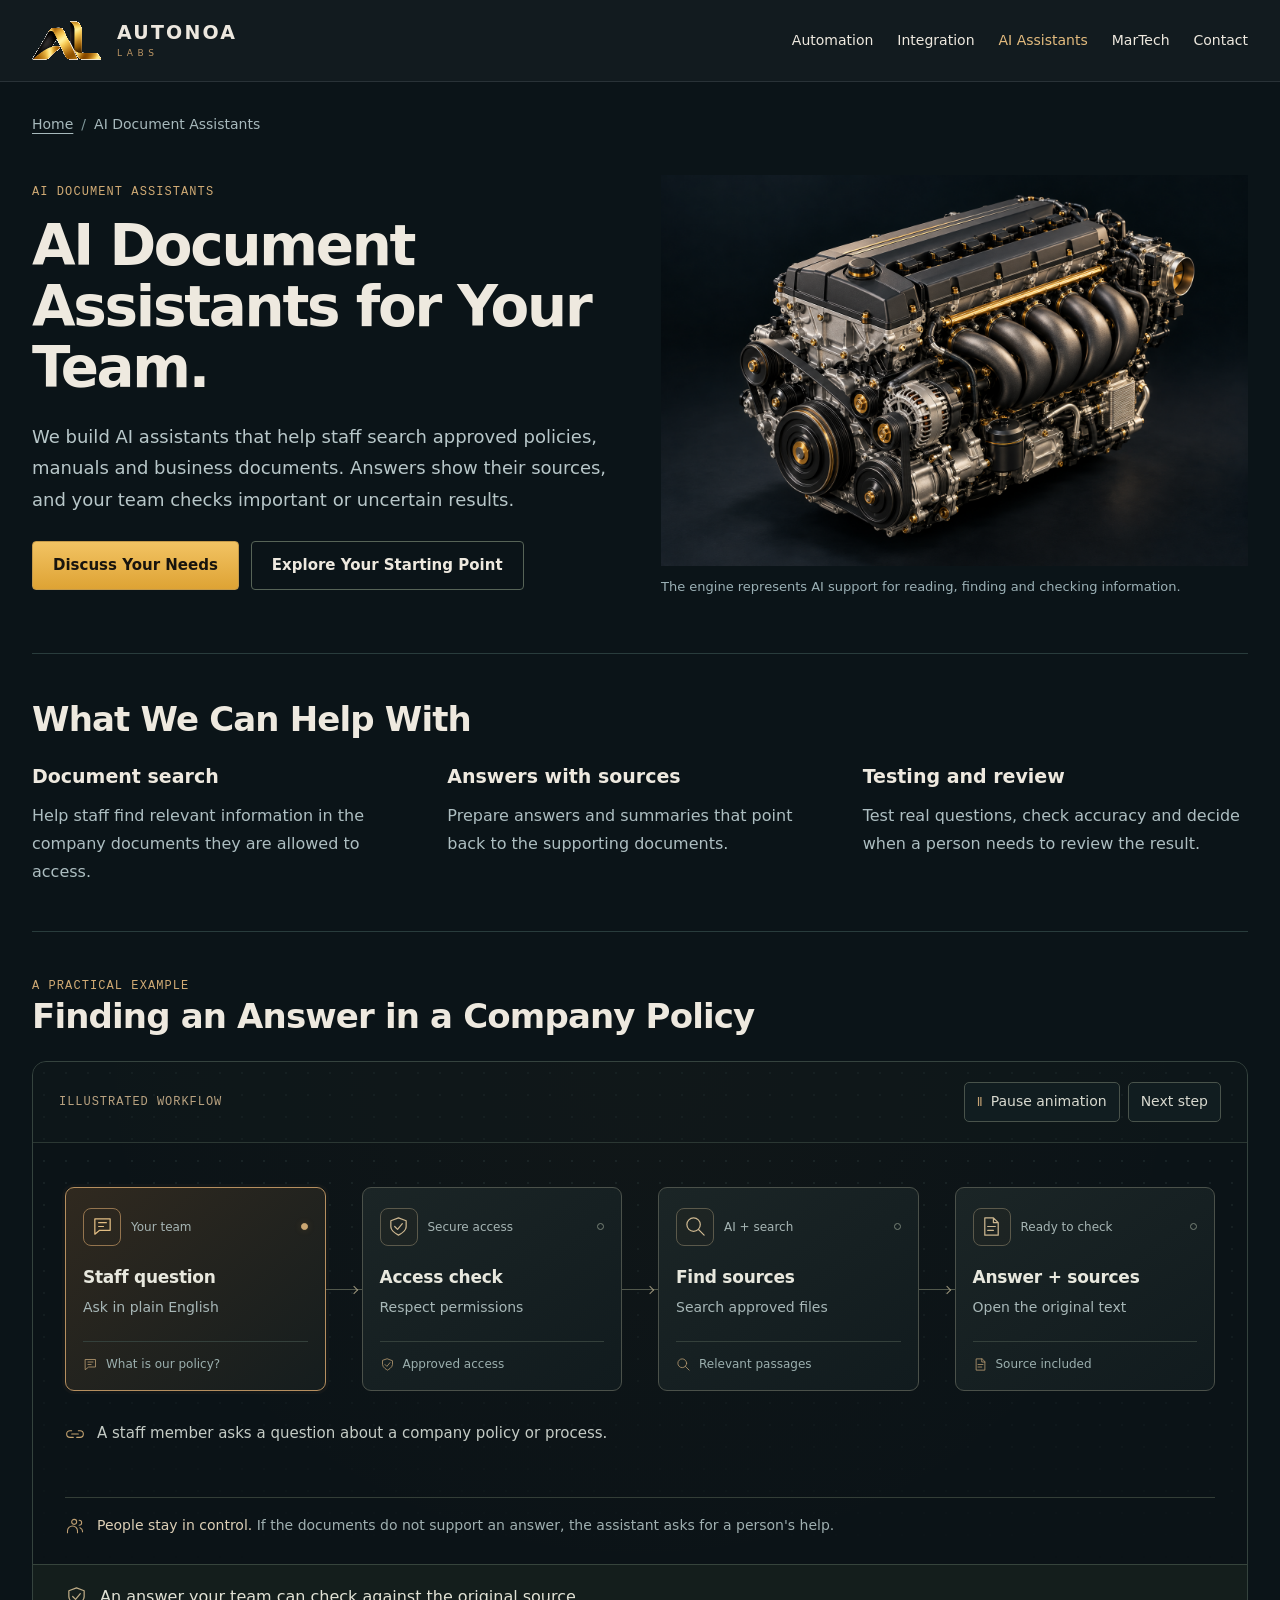
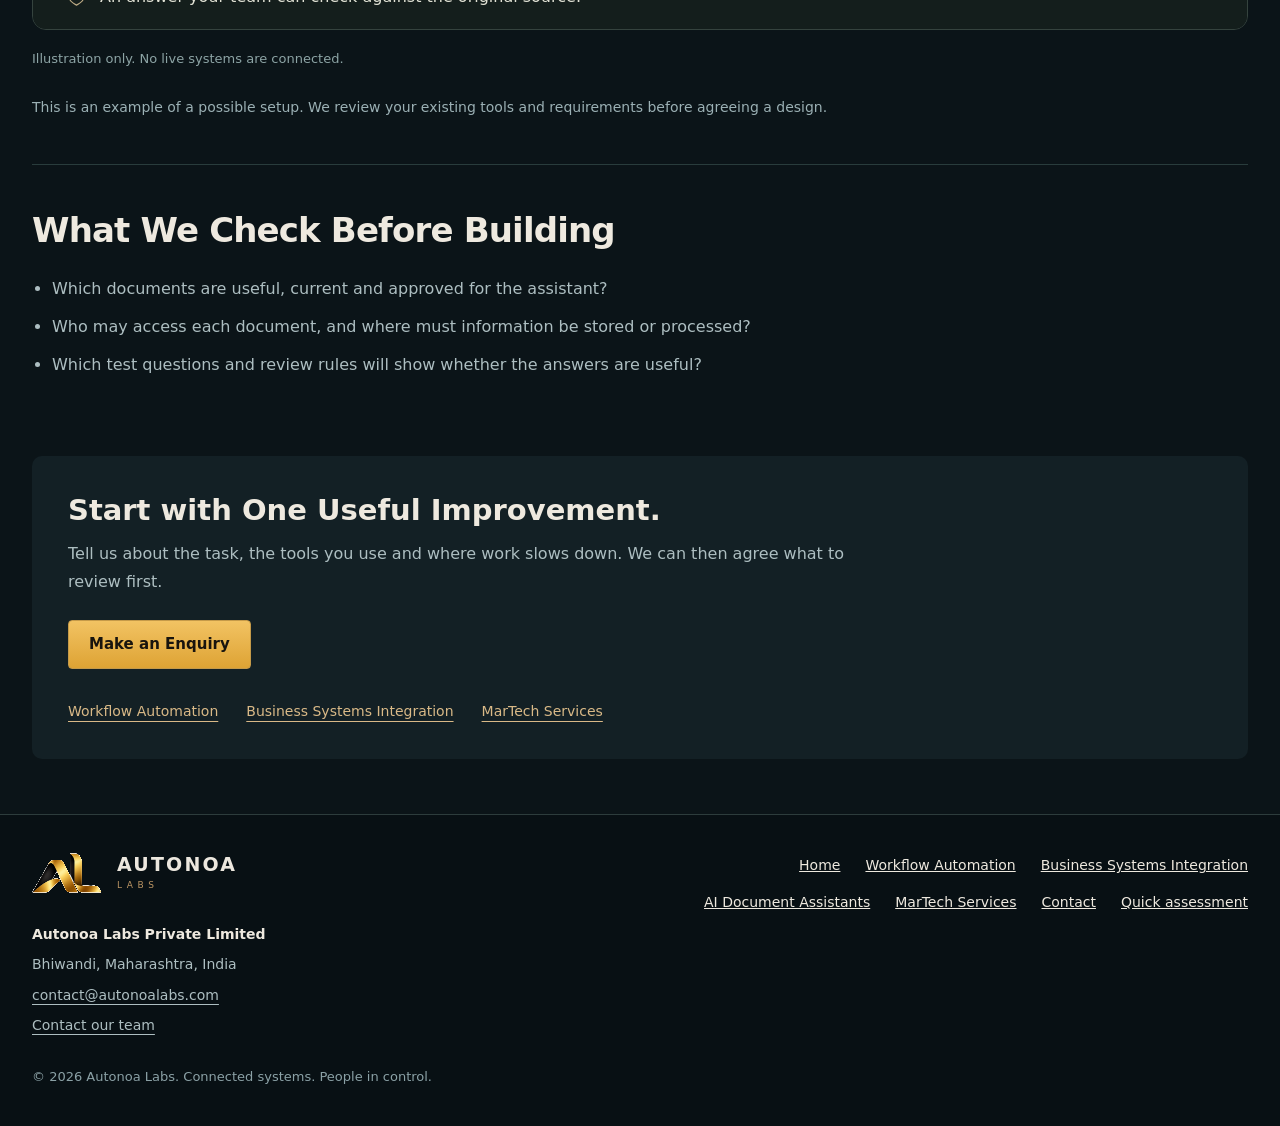
<file: ai-document-assistants.html>
<!doctype html><html lang="en"><head><meta charset="utf-8"><meta name="viewport" content="width=device-width, initial-scale=1"><meta name="theme-color" content="#0b1418"><title>AI Document Assistants for Business | Autonoa Labs</title><meta name="description" content="Help staff find answers in approved company documents. Autonoa Labs builds AI document assistants with access checks, source references and human review.">
  <link rel="canonical" href="https://www.autonoalabs.com/ai-document-assistants.html">
  <meta property="og:type" content="website"><meta property="og:site_name" content="Autonoa Labs">
  <meta property="og:title" content="AI Document Assistants for Business | Autonoa Labs"><meta property="og:description" content="Help staff find answers in approved company documents. Autonoa Labs builds AI document assistants with access checks, source references and human review."><meta property="og:url" content="https://www.autonoalabs.com/ai-document-assistants.html">
  <meta property="og:image" content="https://www.autonoalabs.com/assets/brand/source-logo.png"><meta property="og:image:alt" content="Autonoa Labs gold ribbon logo">
  <meta name="twitter:card" content="summary"><meta name="twitter:title" content="AI Document Assistants for Business | Autonoa Labs"><meta name="twitter:description" content="Help staff find answers in approved company documents. Autonoa Labs builds AI document assistants with access checks, source references and human review.">
  <script type="application/ld+json">{"@context": "https://schema.org", "@graph": [{"@type": "Organization", "@id": "https://www.autonoalabs.com/#organization", "name": "Autonoa Labs", "legalName": "Autonoa Labs Private Limited", "url": "https://www.autonoalabs.com/", "logo": "https://www.autonoalabs.com/assets/brand/source-logo.png", "email": "contact@autonoalabs.com", "address": {"@type": "PostalAddress", "addressLocality": "Bhiwandi", "addressRegion": "Maharashtra", "addressCountry": "IN"}, "contactPoint": {"@type": "ContactPoint", "contactType": "sales", "email": "contact@autonoalabs.com", "url": "https://www.autonoalabs.com/contact.html"}}, {"@type": "WebSite", "@id": "https://www.autonoalabs.com/#website", "url": "https://www.autonoalabs.com/", "name": "Autonoa Labs", "publisher": {"@id": "https://www.autonoalabs.com/#organization"}}, {"@type": "WebPage", "@id": "https://www.autonoalabs.com/ai-document-assistants.html#page", "url": "https://www.autonoalabs.com/ai-document-assistants.html", "name": "AI Document Assistants for Business | Autonoa Labs", "description": "Help staff find answers in approved company documents. Autonoa Labs builds AI document assistants with access checks, source references and human review.", "isPartOf": {"@id": "https://www.autonoalabs.com/#website"}, "about": {"@id": "https://www.autonoalabs.com/#organization"}}, {"@type": "Service", "@id": "https://www.autonoalabs.com/ai-document-assistants.html#service", "name": "AI Document Assistants", "description": "Help staff find answers in approved company documents. Autonoa Labs builds AI document assistants with access checks, source references and human review.", "url": "https://www.autonoalabs.com/ai-document-assistants.html", "provider": {"@id": "https://www.autonoalabs.com/#organization"}}, {"@type": "BreadcrumbList", "itemListElement": [{"@type": "ListItem", "position": 1, "name": "Home", "item": "https://www.autonoalabs.com/"}, {"@type": "ListItem", "position": 2, "name": "AI Document Assistants", "item": "https://www.autonoalabs.com/ai-document-assistants.html"}]}]}</script>
  <!-- favicon:start -->
  <link rel="icon" href="favicon.ico" sizes="16x16 32x32 48x48 64x64 128x128 256x256" type="image/x-icon">
  <link rel="icon" href="favicon.png" sizes="96x96" type="image/png">
  <link rel="apple-touch-icon" href="apple-touch-icon.png" sizes="180x180">
  <link rel="manifest" href="site.webmanifest">
  <!-- favicon:end -->
  <link rel="stylesheet" href="assets/service-pages.css?v=20261123-contact1"><link rel="stylesheet" href="assets/workflow-demos.css?v=20261123-workflows1">
</head><body><a class="skip-link" href="#main">Skip to content</a><header class="topbar"><div class="inner wrap"><a class="brand" href="index.html" aria-label="Autonoa Labs home"><img class="brand-mark" src="assets/brand/autonoa-ribbon.svg" width="1078" height="604" alt=""><span class="brand-copy"><span class="brand-name">AUTONOA</span><span class="brand-labs">LABS</span></span></a><nav class="nav" id="main-navigation" aria-label="Main navigation"><a href="workflow-automation.html">Automation</a><a href="business-systems-integration.html">Integration</a><a href="ai-document-assistants.html" aria-current="page">AI Assistants</a><a href="martech-services.html">MarTech</a><a href="contact.html">Contact</a></nav><button class="hamb" type="button" aria-label="Open navigation" aria-expanded="false" aria-controls="main-navigation">☰</button></div></header><main id="main" class="wrap"><p class="breadcrumb"><a href="index.html">Home</a><span>/</span>AI Document Assistants</p><section class="page-hero"><div><div class="eyebrow">AI Document Assistants</div><h1>AI Document Assistants for Your Team.</h1><p>We build AI assistants that help staff search approved policies, manuals and business documents. Answers show their sources, and your team checks important or uncertain results.</p><div class="hero-actions"><a class="btn primary" href="contact.html?service=ai">Discuss Your Needs</a><a class="btn" href="index.html#diagnostic">Explore Your Starting Point</a></div></div><figure class="hero-image"><img src="assets/car-components/engine-v2.png" width="1536" height="1024" alt="The engine represents AI support for reading, finding and checking information." fetchpriority="high"><figcaption>The engine represents AI support for reading, finding and checking information.</figcaption></figure></section><section class="service-section"><h2>What We Can Help With</h2><div class="service-scope"><article><h3>Document search</h3><p>Help staff find relevant information in the company documents they are allowed to access.</p></article><article><h3>Answers with sources</h3><p>Prepare answers and summaries that point back to the supporting documents.</p></article><article><h3>Testing and review</h3><p>Test real questions, check accuracy and decide when a person needs to review the result.</p></article></div></section><section class="service-section"><div class="eyebrow">A PRACTICAL EXAMPLE</div><h2>Finding an Answer in a Company Policy</h2><!-- service-workflow:start --><div class="workflow-demo" data-workflow id="service-documents">
    <div class="wf-toolbar"><span class="wf-example-label">ILLUSTRATED WORKFLOW</span><div class="wf-controls" hidden><button type="button" data-flow-play aria-pressed="false">Pause animation</button><button type="button" data-flow-next>Next step</button></div></div>
    <ol class="wf-nodes" aria-label="A question becomes an answer with sources." style="--wf-count:4"><li class="wf-step" data-flow-step data-caption="A staff member asks a question about a company policy or process."><div class="wf-node"><span class="wf-node-top"><span class="wf-icon"><svg viewBox="0 0 24 24" fill="none" stroke="currentColor" stroke-width="1.3" stroke-linecap="round" stroke-linejoin="round" aria-hidden="true"><path d="M4 4h16v12H9l-5 4z M8 8h8 M8 12h5"/></svg></span><span class="wf-kind">Your team</span><span class="wf-state" aria-hidden="true"></span></span><strong>Staff question</strong><span class="wf-detail">Ask in plain English</span><span class="wf-sample"><svg viewBox="0 0 24 24" fill="none" stroke="currentColor" stroke-width="1.3" stroke-linecap="round" stroke-linejoin="round" aria-hidden="true"><path d="M4 4h16v12H9l-5 4z M8 8h8 M8 12h5"/></svg><span>What is our policy?</span></span></div><span class="wf-connector" aria-hidden="true"><i></i></span></li><li class="wf-step" data-flow-step data-caption="Check who is asking. Search only documents that person is allowed to access."><div class="wf-node"><span class="wf-node-top"><span class="wf-icon"><svg viewBox="0 0 24 24" fill="none" stroke="currentColor" stroke-width="1.3" stroke-linecap="round" stroke-linejoin="round" aria-hidden="true"><path d="m12 3 8 3v6c0 5-8 9-8 9s-8-4-8-9V6z m-4 9 3 3 5-6"/></svg></span><span class="wf-kind">Secure access</span><span class="wf-state" aria-hidden="true"></span></span><strong>Access check</strong><span class="wf-detail">Respect permissions</span><span class="wf-sample"><svg viewBox="0 0 24 24" fill="none" stroke="currentColor" stroke-width="1.3" stroke-linecap="round" stroke-linejoin="round" aria-hidden="true"><path d="m12 3 8 3v6c0 5-8 9-8 9s-8-4-8-9V6z m-4 9 3 3 5-6"/></svg><span>Approved access</span></span></div><span class="wf-connector" aria-hidden="true"><i></i></span></li><li class="wf-step" data-flow-step data-caption="Find useful passages in the approved, current company documents."><div class="wf-node"><span class="wf-node-top"><span class="wf-icon"><svg viewBox="0 0 24 24" fill="none" stroke="currentColor" stroke-width="1.3" stroke-linecap="round" stroke-linejoin="round" aria-hidden="true"><path d="M17 10a7 7 0 1 1-14 0 7 7 0 0 1 14 0Zm-2 5 6 6"/></svg></span><span class="wf-kind">AI + search</span><span class="wf-state" aria-hidden="true"></span></span><strong>Find sources</strong><span class="wf-detail">Search approved files</span><span class="wf-sample"><svg viewBox="0 0 24 24" fill="none" stroke="currentColor" stroke-width="1.3" stroke-linecap="round" stroke-linejoin="round" aria-hidden="true"><path d="M17 10a7 7 0 1 1-14 0 7 7 0 0 1 14 0Zm-2 5 6 6"/></svg><span>Relevant passages</span></span></div><span class="wf-connector" aria-hidden="true"><i></i></span></li><li class="wf-step" data-flow-step data-caption="Show the answer with its supporting sources. Your team checks important or uncertain results."><div class="wf-node"><span class="wf-node-top"><span class="wf-icon"><svg viewBox="0 0 24 24" fill="none" stroke="currentColor" stroke-width="1.3" stroke-linecap="round" stroke-linejoin="round" aria-hidden="true"><path d="M14 3H5v18h14V8z M14 3v5h5 M8 12h8 M8 16h6"/></svg></span><span class="wf-kind">Ready to check</span><span class="wf-state" aria-hidden="true"></span></span><strong>Answer + sources</strong><span class="wf-detail">Open the original text</span><span class="wf-sample"><svg viewBox="0 0 24 24" fill="none" stroke="currentColor" stroke-width="1.3" stroke-linecap="round" stroke-linejoin="round" aria-hidden="true"><path d="M14 3H5v18h14V8z M14 3v5h5 M8 12h8 M8 16h6"/></svg><span>Source included</span></span></div><span class="wf-connector" aria-hidden="true"><i></i></span></li></ol>
    <div class="wf-caption"><span class="wf-caption-icon"><svg viewBox="0 0 24 24" fill="none" stroke="currentColor" stroke-width="1.3" stroke-linecap="round" stroke-linejoin="round" aria-hidden="true"><path d="M8 8H6a4 4 0 0 0 0 8h4 M16 8h2a4 4 0 0 1 0 8h-4 M8 12h8"/></svg></span><p data-flow-caption>A staff member asks a question about a company policy or process.</p></div>
    <div class="wf-review"><svg viewBox="0 0 24 24" fill="none" stroke="currentColor" stroke-width="1.3" stroke-linecap="round" stroke-linejoin="round" aria-hidden="true"><path d="M14 7a3 3 0 1 1-6 0 3 3 0 0 1 6 0ZM3 20v-2a6 6 0 0 1 12 0v2 M17 5a3 3 0 0 1 0 6 M18 14a5 5 0 0 1 3 5"/></svg><p><strong>People stay in control.</strong> If the documents do not support an answer, the assistant asks for a person&#39;s help.</p></div>
    <div class="wf-result"><svg viewBox="0 0 24 24" fill="none" stroke="currentColor" stroke-width="1.3" stroke-linecap="round" stroke-linejoin="round" aria-hidden="true"><path d="m12 3 8 3v6c0 5-8 9-8 9s-8-4-8-9V6z m-4 9 3 3 5-6"/></svg><p>An answer your team can check against the original source.</p></div>
    <span class="wf-sr" data-flow-announcement role="status" aria-live="polite"></span>
  </div><p class="wf-disclaimer">Illustration only. No live systems are connected.</p><!-- service-workflow:end --><p class="service-note">This is an example of a possible setup. We review your existing tools and requirements before agreeing a design.</p></section><section class="service-section"><h2>What We Check Before Building</h2><ul class="service-checks"><li>Which documents are useful, current and approved for the assistant?</li><li>Who may access each document, and where must information be stored or processed?</li><li>Which test questions and review rules will show whether the answers are useful?</li></ul></section><section class="page-close"><h2>Start with One Useful Improvement.</h2><p>Tell us about the task, the tools you use and where work slows down. We can then agree what to review first.</p><a class="btn primary" href="contact.html?service=ai">Make an Enquiry</a><nav class="related-services" aria-label="Other services"><a href="workflow-automation.html">Workflow Automation</a><a href="business-systems-integration.html">Business Systems Integration</a><a href="martech-services.html">MarTech Services</a></nav></section></main><footer class="site-footer"><div class="wrap"><div class="footer-layout"><div><a class="brand" href="index.html" aria-label="Autonoa Labs home"><img class="brand-mark" src="assets/brand/autonoa-ribbon.svg" width="1078" height="604" alt=""><span class="brand-copy"><span class="brand-name">AUTONOA</span><span class="brand-labs">LABS</span></span></a><address class="business-identity"><strong>Autonoa Labs Private Limited</strong><span>Bhiwandi, Maharashtra, India</span><a href="mailto:contact@autonoalabs.com">contact@autonoalabs.com</a><a href="contact.html">Contact our team</a></address></div><nav class="footer-links" aria-label="Footer navigation"><a href="index.html">Home</a><a href="workflow-automation.html">Workflow Automation</a><a href="business-systems-integration.html">Business Systems Integration</a><a href="ai-document-assistants.html">AI Document Assistants</a><a href="martech-services.html">MarTech Services</a><a href="contact.html">Contact</a><a href="index.html#diagnostic">Quick assessment</a></nav></div><p class="copyright">© 2026 Autonoa Labs. Connected systems. People in control.</p></div></footer><script src="assets/site-navigation.js?v=20261123-contact1" defer></script><script src="assets/workflow-demos.js?v=20261123-workflows1" defer></script>
</body></html>
</file>
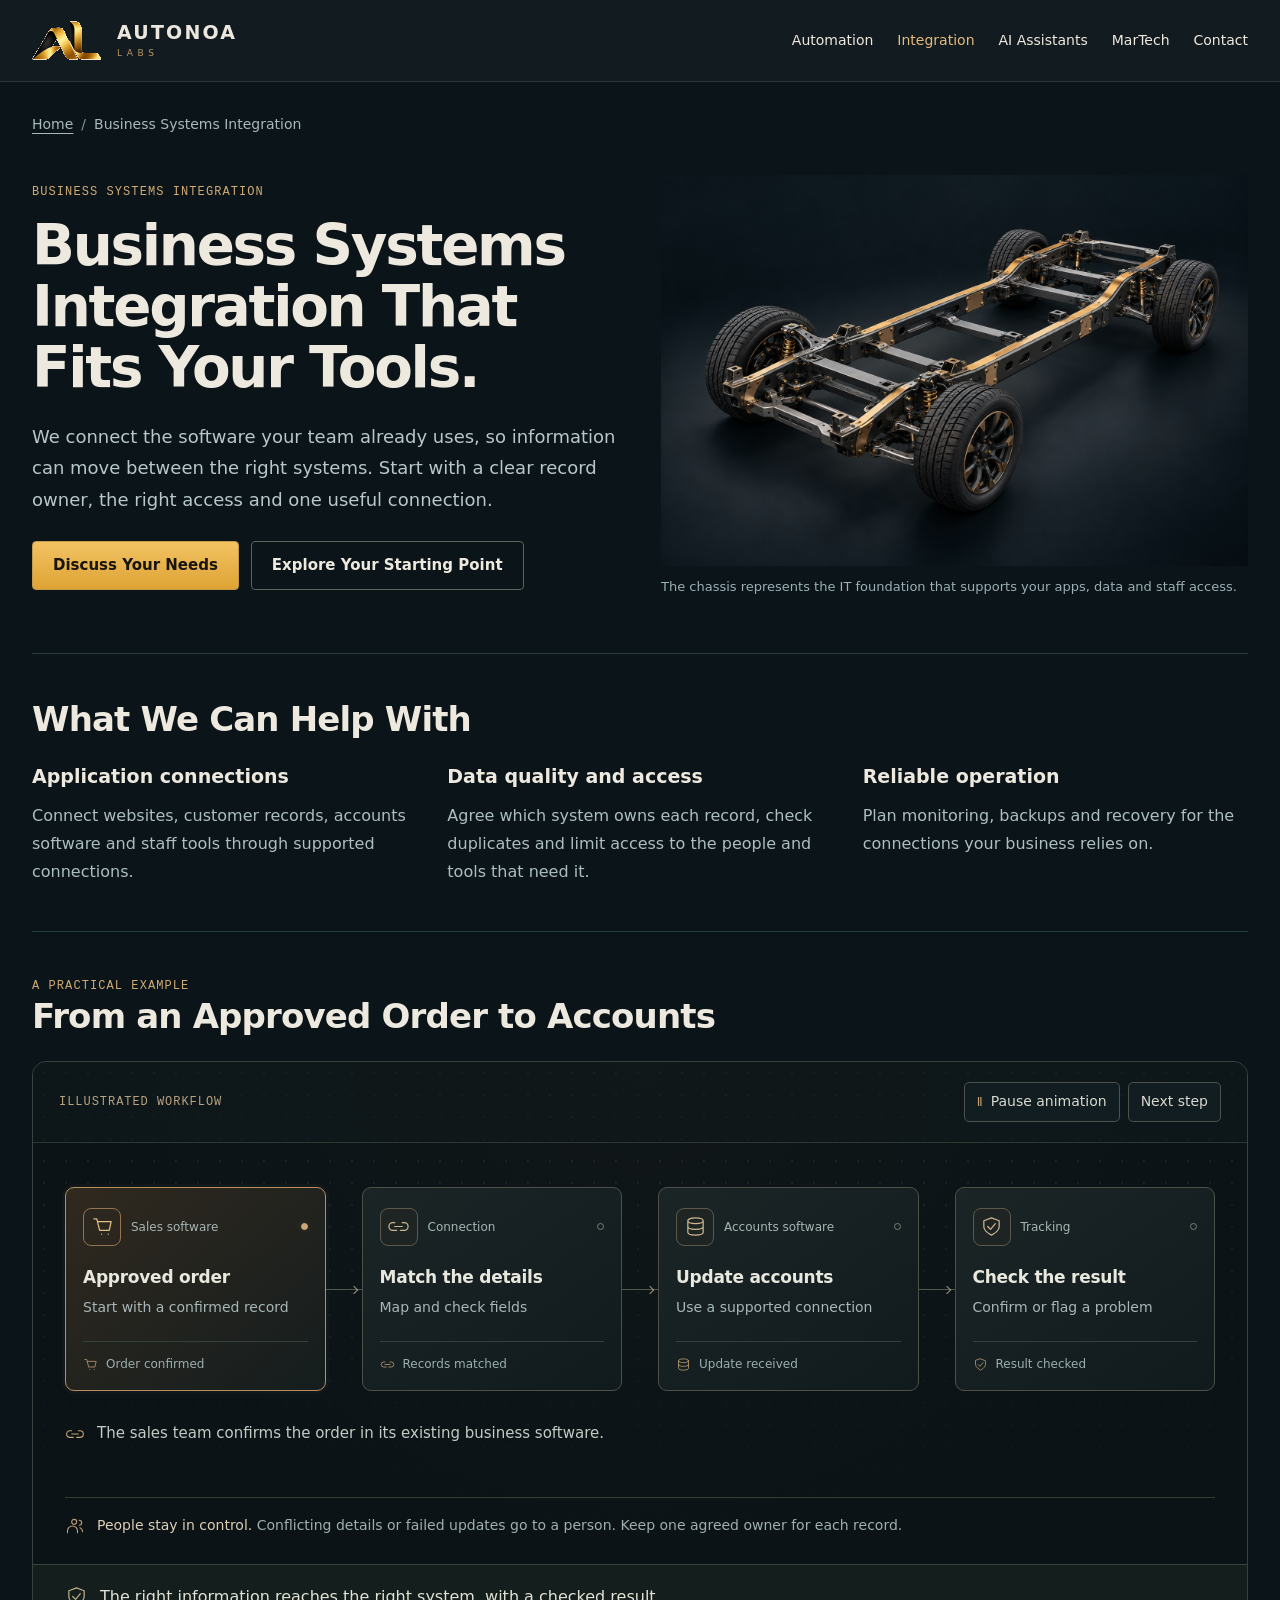
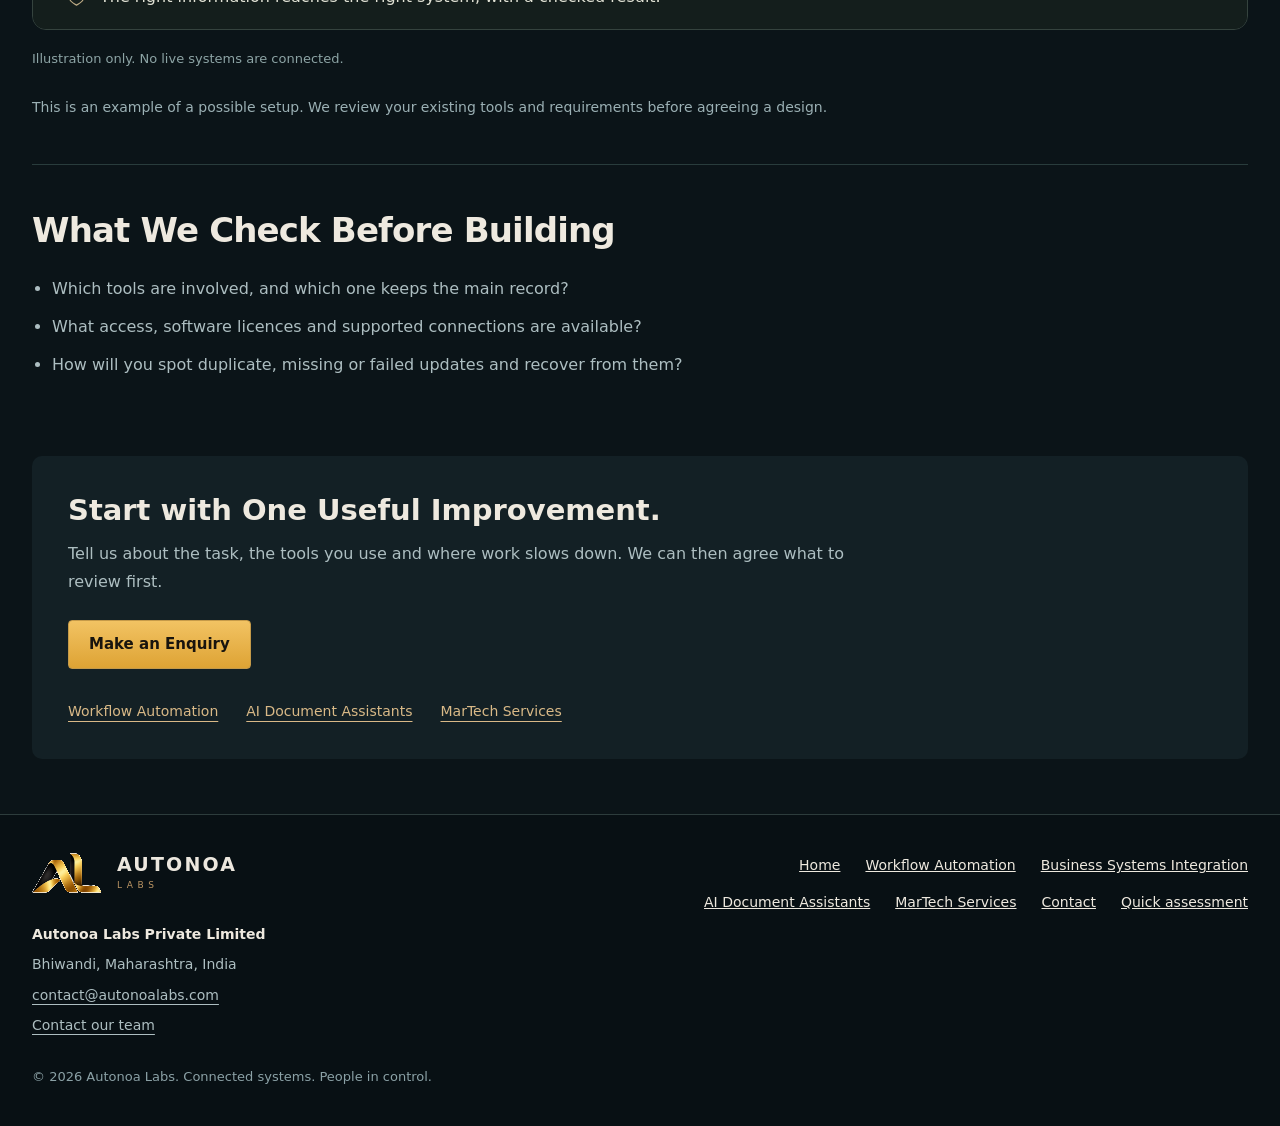
<file: business-systems-integration.html>
<!doctype html><html lang="en"><head><meta charset="utf-8"><meta name="viewport" content="width=device-width, initial-scale=1"><meta name="theme-color" content="#0b1418"><title>Business Systems Integration | Autonoa Labs</title><meta name="description" content="Connect your customer records, accounts, business apps and reports. Autonoa Labs plans system integration around your existing tools and data access.">
  <link rel="canonical" href="https://www.autonoalabs.com/business-systems-integration.html">
  <meta property="og:type" content="website"><meta property="og:site_name" content="Autonoa Labs">
  <meta property="og:title" content="Business Systems Integration | Autonoa Labs"><meta property="og:description" content="Connect your customer records, accounts, business apps and reports. Autonoa Labs plans system integration around your existing tools and data access."><meta property="og:url" content="https://www.autonoalabs.com/business-systems-integration.html">
  <meta property="og:image" content="https://www.autonoalabs.com/assets/brand/source-logo.png"><meta property="og:image:alt" content="Autonoa Labs gold ribbon logo">
  <meta name="twitter:card" content="summary"><meta name="twitter:title" content="Business Systems Integration | Autonoa Labs"><meta name="twitter:description" content="Connect your customer records, accounts, business apps and reports. Autonoa Labs plans system integration around your existing tools and data access.">
  <script type="application/ld+json">{"@context": "https://schema.org", "@graph": [{"@type": "Organization", "@id": "https://www.autonoalabs.com/#organization", "name": "Autonoa Labs", "legalName": "Autonoa Labs Private Limited", "url": "https://www.autonoalabs.com/", "logo": "https://www.autonoalabs.com/assets/brand/source-logo.png", "email": "contact@autonoalabs.com", "address": {"@type": "PostalAddress", "addressLocality": "Bhiwandi", "addressRegion": "Maharashtra", "addressCountry": "IN"}, "contactPoint": {"@type": "ContactPoint", "contactType": "sales", "email": "contact@autonoalabs.com", "url": "https://www.autonoalabs.com/contact.html"}}, {"@type": "WebSite", "@id": "https://www.autonoalabs.com/#website", "url": "https://www.autonoalabs.com/", "name": "Autonoa Labs", "publisher": {"@id": "https://www.autonoalabs.com/#organization"}}, {"@type": "WebPage", "@id": "https://www.autonoalabs.com/business-systems-integration.html#page", "url": "https://www.autonoalabs.com/business-systems-integration.html", "name": "Business Systems Integration | Autonoa Labs", "description": "Connect your customer records, accounts, business apps and reports. Autonoa Labs plans system integration around your existing tools and data access.", "isPartOf": {"@id": "https://www.autonoalabs.com/#website"}, "about": {"@id": "https://www.autonoalabs.com/#organization"}}, {"@type": "Service", "@id": "https://www.autonoalabs.com/business-systems-integration.html#service", "name": "Business Systems Integration", "description": "Connect your customer records, accounts, business apps and reports. Autonoa Labs plans system integration around your existing tools and data access.", "url": "https://www.autonoalabs.com/business-systems-integration.html", "provider": {"@id": "https://www.autonoalabs.com/#organization"}}, {"@type": "BreadcrumbList", "itemListElement": [{"@type": "ListItem", "position": 1, "name": "Home", "item": "https://www.autonoalabs.com/"}, {"@type": "ListItem", "position": 2, "name": "Business Systems Integration", "item": "https://www.autonoalabs.com/business-systems-integration.html"}]}]}</script>
  <!-- favicon:start -->
  <link rel="icon" href="favicon.ico" sizes="16x16 32x32 48x48 64x64 128x128 256x256" type="image/x-icon">
  <link rel="icon" href="favicon.png" sizes="96x96" type="image/png">
  <link rel="apple-touch-icon" href="apple-touch-icon.png" sizes="180x180">
  <link rel="manifest" href="site.webmanifest">
  <!-- favicon:end -->
  <link rel="stylesheet" href="assets/service-pages.css?v=20261123-contact1"><link rel="stylesheet" href="assets/workflow-demos.css?v=20261123-workflows1">
</head><body><a class="skip-link" href="#main">Skip to content</a><header class="topbar"><div class="inner wrap"><a class="brand" href="index.html" aria-label="Autonoa Labs home"><img class="brand-mark" src="assets/brand/autonoa-ribbon.svg" width="1078" height="604" alt=""><span class="brand-copy"><span class="brand-name">AUTONOA</span><span class="brand-labs">LABS</span></span></a><nav class="nav" id="main-navigation" aria-label="Main navigation"><a href="workflow-automation.html">Automation</a><a href="business-systems-integration.html" aria-current="page">Integration</a><a href="ai-document-assistants.html">AI Assistants</a><a href="martech-services.html">MarTech</a><a href="contact.html">Contact</a></nav><button class="hamb" type="button" aria-label="Open navigation" aria-expanded="false" aria-controls="main-navigation">☰</button></div></header><main id="main" class="wrap"><p class="breadcrumb"><a href="index.html">Home</a><span>/</span>Business Systems Integration</p><section class="page-hero"><div><div class="eyebrow">Business Systems Integration</div><h1>Business Systems Integration That Fits Your Tools.</h1><p>We connect the software your team already uses, so information can move between the right systems. Start with a clear record owner, the right access and one useful connection.</p><div class="hero-actions"><a class="btn primary" href="contact.html?service=integration">Discuss Your Needs</a><a class="btn" href="index.html#diagnostic">Explore Your Starting Point</a></div></div><figure class="hero-image"><img src="assets/car-components/chassis-v2.png" width="1536" height="1024" alt="The chassis represents the IT foundation that supports your apps, data and staff access." fetchpriority="high"><figcaption>The chassis represents the IT foundation that supports your apps, data and staff access.</figcaption></figure></section><section class="service-section"><h2>What We Can Help With</h2><div class="service-scope"><article><h3>Application connections</h3><p>Connect websites, customer records, accounts software and staff tools through supported connections.</p></article><article><h3>Data quality and access</h3><p>Agree which system owns each record, check duplicates and limit access to the people and tools that need it.</p></article><article><h3>Reliable operation</h3><p>Plan monitoring, backups and recovery for the connections your business relies on.</p></article></div></section><section class="service-section"><div class="eyebrow">A PRACTICAL EXAMPLE</div><h2>From an Approved Order to Accounts</h2><!-- service-workflow:start --><div class="workflow-demo" data-workflow id="service-systems">
    <div class="wf-toolbar"><span class="wf-example-label">ILLUSTRATED WORKFLOW</span><div class="wf-controls" hidden><button type="button" data-flow-play aria-pressed="false">Pause animation</button><button type="button" data-flow-next>Next step</button></div></div>
    <ol class="wf-nodes" aria-label="An approved order moves between tools." style="--wf-count:4"><li class="wf-step" data-flow-step data-caption="The sales team confirms the order in its existing business software."><div class="wf-node"><span class="wf-node-top"><span class="wf-icon"><svg viewBox="0 0 24 24" fill="none" stroke="currentColor" stroke-width="1.3" stroke-linecap="round" stroke-linejoin="round" aria-hidden="true"><path d="M3 4h3l3 12h10l2-9H7 M11 20h.01 M18 20h.01"/></svg></span><span class="wf-kind">Sales software</span><span class="wf-state" aria-hidden="true"></span></span><strong>Approved order</strong><span class="wf-detail">Start with a confirmed record</span><span class="wf-sample"><svg viewBox="0 0 24 24" fill="none" stroke="currentColor" stroke-width="1.3" stroke-linecap="round" stroke-linejoin="round" aria-hidden="true"><path d="M3 4h3l3 12h10l2-9H7 M11 20h.01 M18 20h.01"/></svg><span>Order confirmed</span></span></div><span class="wf-connector" aria-hidden="true"><i></i></span></li><li class="wf-step" data-flow-step data-caption="Match the fields, check required details and exchange only approved information."><div class="wf-node"><span class="wf-node-top"><span class="wf-icon"><svg viewBox="0 0 24 24" fill="none" stroke="currentColor" stroke-width="1.3" stroke-linecap="round" stroke-linejoin="round" aria-hidden="true"><path d="M8 8H6a4 4 0 0 0 0 8h4 M16 8h2a4 4 0 0 1 0 8h-4 M8 12h8"/></svg></span><span class="wf-kind">Connection</span><span class="wf-state" aria-hidden="true"></span></span><strong>Match the details</strong><span class="wf-detail">Map and check fields</span><span class="wf-sample"><svg viewBox="0 0 24 24" fill="none" stroke="currentColor" stroke-width="1.3" stroke-linecap="round" stroke-linejoin="round" aria-hidden="true"><path d="M8 8H6a4 4 0 0 0 0 8h4 M16 8h2a4 4 0 0 1 0 8h-4 M8 12h8"/></svg><span>Records matched</span></span></div><span class="wf-connector" aria-hidden="true"><i></i></span></li><li class="wf-step" data-flow-step data-caption="The supported connection passes the approved order to the accounts system."><div class="wf-node"><span class="wf-node-top"><span class="wf-icon"><svg viewBox="0 0 24 24" fill="none" stroke="currentColor" stroke-width="1.3" stroke-linecap="round" stroke-linejoin="round" aria-hidden="true"><path d="M20 6c0 2-4 3-8 3S4 8 4 6s4-3 8-3 8 1 8 3ZM4 6v12c0 2 4 3 8 3s8-1 8-3V6 M4 12c0 2 4 3 8 3s8-1 8-3"/></svg></span><span class="wf-kind">Accounts software</span><span class="wf-state" aria-hidden="true"></span></span><strong>Update accounts</strong><span class="wf-detail">Use a supported connection</span><span class="wf-sample"><svg viewBox="0 0 24 24" fill="none" stroke="currentColor" stroke-width="1.3" stroke-linecap="round" stroke-linejoin="round" aria-hidden="true"><path d="M20 6c0 2-4 3-8 3S4 8 4 6s4-3 8-3 8 1 8 3ZM4 6v12c0 2 4 3 8 3s8-1 8-3V6 M4 12c0 2 4 3 8 3s8-1 8-3"/></svg><span>Update received</span></span></div><span class="wf-connector" aria-hidden="true"><i></i></span></li><li class="wf-step" data-flow-step data-caption="Confirm the update, record what happened and flag missing or failed updates for review."><div class="wf-node"><span class="wf-node-top"><span class="wf-icon"><svg viewBox="0 0 24 24" fill="none" stroke="currentColor" stroke-width="1.3" stroke-linecap="round" stroke-linejoin="round" aria-hidden="true"><path d="m12 3 8 3v6c0 5-8 9-8 9s-8-4-8-9V6z m-4 9 3 3 5-6"/></svg></span><span class="wf-kind">Tracking</span><span class="wf-state" aria-hidden="true"></span></span><strong>Check the result</strong><span class="wf-detail">Confirm or flag a problem</span><span class="wf-sample"><svg viewBox="0 0 24 24" fill="none" stroke="currentColor" stroke-width="1.3" stroke-linecap="round" stroke-linejoin="round" aria-hidden="true"><path d="m12 3 8 3v6c0 5-8 9-8 9s-8-4-8-9V6z m-4 9 3 3 5-6"/></svg><span>Result checked</span></span></div><span class="wf-connector" aria-hidden="true"><i></i></span></li></ol>
    <div class="wf-caption"><span class="wf-caption-icon"><svg viewBox="0 0 24 24" fill="none" stroke="currentColor" stroke-width="1.3" stroke-linecap="round" stroke-linejoin="round" aria-hidden="true"><path d="M8 8H6a4 4 0 0 0 0 8h4 M16 8h2a4 4 0 0 1 0 8h-4 M8 12h8"/></svg></span><p data-flow-caption>The sales team confirms the order in its existing business software.</p></div>
    <div class="wf-review"><svg viewBox="0 0 24 24" fill="none" stroke="currentColor" stroke-width="1.3" stroke-linecap="round" stroke-linejoin="round" aria-hidden="true"><path d="M14 7a3 3 0 1 1-6 0 3 3 0 0 1 6 0ZM3 20v-2a6 6 0 0 1 12 0v2 M17 5a3 3 0 0 1 0 6 M18 14a5 5 0 0 1 3 5"/></svg><p><strong>People stay in control.</strong> Conflicting details or failed updates go to a person. Keep one agreed owner for each record.</p></div>
    <div class="wf-result"><svg viewBox="0 0 24 24" fill="none" stroke="currentColor" stroke-width="1.3" stroke-linecap="round" stroke-linejoin="round" aria-hidden="true"><path d="m12 3 8 3v6c0 5-8 9-8 9s-8-4-8-9V6z m-4 9 3 3 5-6"/></svg><p>The right information reaches the right system, with a checked result.</p></div>
    <span class="wf-sr" data-flow-announcement role="status" aria-live="polite"></span>
  </div><p class="wf-disclaimer">Illustration only. No live systems are connected.</p><!-- service-workflow:end --><p class="service-note">This is an example of a possible setup. We review your existing tools and requirements before agreeing a design.</p></section><section class="service-section"><h2>What We Check Before Building</h2><ul class="service-checks"><li>Which tools are involved, and which one keeps the main record?</li><li>What access, software licences and supported connections are available?</li><li>How will you spot duplicate, missing or failed updates and recover from them?</li></ul></section><section class="page-close"><h2>Start with One Useful Improvement.</h2><p>Tell us about the task, the tools you use and where work slows down. We can then agree what to review first.</p><a class="btn primary" href="contact.html?service=integration">Make an Enquiry</a><nav class="related-services" aria-label="Other services"><a href="workflow-automation.html">Workflow Automation</a><a href="ai-document-assistants.html">AI Document Assistants</a><a href="martech-services.html">MarTech Services</a></nav></section></main><footer class="site-footer"><div class="wrap"><div class="footer-layout"><div><a class="brand" href="index.html" aria-label="Autonoa Labs home"><img class="brand-mark" src="assets/brand/autonoa-ribbon.svg" width="1078" height="604" alt=""><span class="brand-copy"><span class="brand-name">AUTONOA</span><span class="brand-labs">LABS</span></span></a><address class="business-identity"><strong>Autonoa Labs Private Limited</strong><span>Bhiwandi, Maharashtra, India</span><a href="mailto:contact@autonoalabs.com">contact@autonoalabs.com</a><a href="contact.html">Contact our team</a></address></div><nav class="footer-links" aria-label="Footer navigation"><a href="index.html">Home</a><a href="workflow-automation.html">Workflow Automation</a><a href="business-systems-integration.html">Business Systems Integration</a><a href="ai-document-assistants.html">AI Document Assistants</a><a href="martech-services.html">MarTech Services</a><a href="contact.html">Contact</a><a href="index.html#diagnostic">Quick assessment</a></nav></div><p class="copyright">© 2026 Autonoa Labs. Connected systems. People in control.</p></div></footer><script src="assets/site-navigation.js?v=20261123-contact1" defer></script><script src="assets/workflow-demos.js?v=20261123-workflows1" defer></script>
</body></html>
</file>
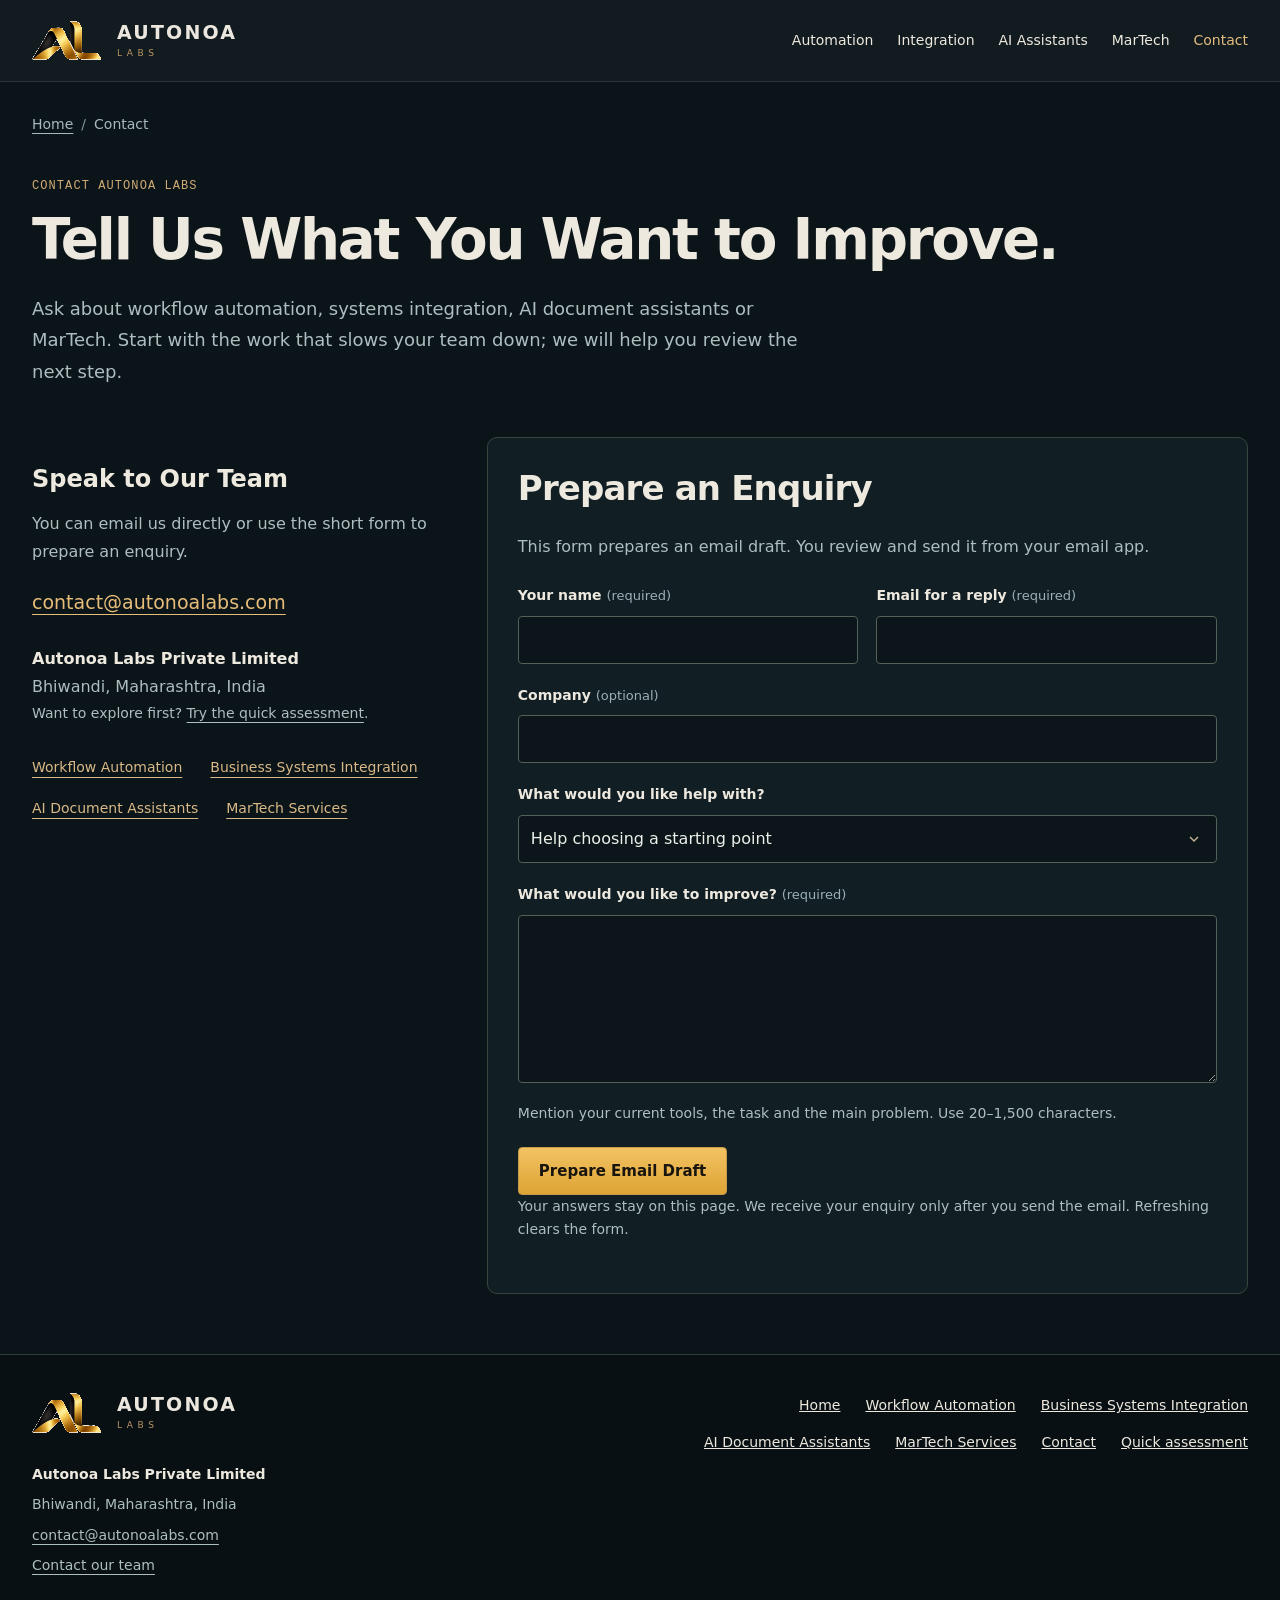
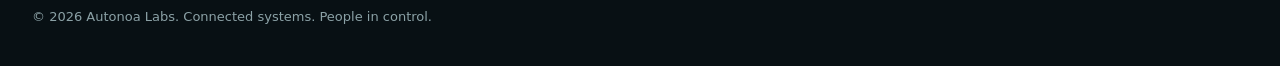
<file: contact.html>
<!doctype html><html lang="en"><head><meta charset="utf-8"><meta name="viewport" content="width=device-width, initial-scale=1"><meta name="theme-color" content="#0b1418"><title>Contact Autonoa Labs | Bhiwandi, Maharashtra</title><meta name="description" content="Contact Autonoa Labs Private Limited in Bhiwandi, Maharashtra. Ask about automation, systems integration, AI document assistants and MarTech services.">
  <link rel="canonical" href="https://www.autonoalabs.com/contact.html">
  <meta property="og:type" content="website"><meta property="og:site_name" content="Autonoa Labs">
  <meta property="og:title" content="Contact Autonoa Labs | Bhiwandi, Maharashtra"><meta property="og:description" content="Contact Autonoa Labs Private Limited in Bhiwandi, Maharashtra. Ask about automation, systems integration, AI document assistants and MarTech services."><meta property="og:url" content="https://www.autonoalabs.com/contact.html">
  <meta property="og:image" content="https://www.autonoalabs.com/assets/brand/source-logo.png"><meta property="og:image:alt" content="Autonoa Labs gold ribbon logo">
  <meta name="twitter:card" content="summary"><meta name="twitter:title" content="Contact Autonoa Labs | Bhiwandi, Maharashtra"><meta name="twitter:description" content="Contact Autonoa Labs Private Limited in Bhiwandi, Maharashtra. Ask about automation, systems integration, AI document assistants and MarTech services.">
  <script type="application/ld+json">{"@context": "https://schema.org", "@graph": [{"@type": "Organization", "@id": "https://www.autonoalabs.com/#organization", "name": "Autonoa Labs", "legalName": "Autonoa Labs Private Limited", "url": "https://www.autonoalabs.com/", "logo": "https://www.autonoalabs.com/assets/brand/source-logo.png", "email": "contact@autonoalabs.com", "address": {"@type": "PostalAddress", "addressLocality": "Bhiwandi", "addressRegion": "Maharashtra", "addressCountry": "IN"}, "contactPoint": {"@type": "ContactPoint", "contactType": "sales", "email": "contact@autonoalabs.com", "url": "https://www.autonoalabs.com/contact.html"}}, {"@type": "WebSite", "@id": "https://www.autonoalabs.com/#website", "url": "https://www.autonoalabs.com/", "name": "Autonoa Labs", "publisher": {"@id": "https://www.autonoalabs.com/#organization"}}, {"@type": "ContactPage", "@id": "https://www.autonoalabs.com/contact.html#page", "url": "https://www.autonoalabs.com/contact.html", "name": "Contact Autonoa Labs | Bhiwandi, Maharashtra", "description": "Contact Autonoa Labs Private Limited in Bhiwandi, Maharashtra. Ask about automation, systems integration, AI document assistants and MarTech services.", "isPartOf": {"@id": "https://www.autonoalabs.com/#website"}, "about": {"@id": "https://www.autonoalabs.com/#organization"}}, {"@type": "BreadcrumbList", "itemListElement": [{"@type": "ListItem", "position": 1, "name": "Home", "item": "https://www.autonoalabs.com/"}, {"@type": "ListItem", "position": 2, "name": "Contact", "item": "https://www.autonoalabs.com/contact.html"}]}]}</script>
  <!-- favicon:start -->
  <link rel="icon" href="favicon.ico" sizes="16x16 32x32 48x48 64x64 128x128 256x256" type="image/x-icon">
  <link rel="icon" href="favicon.png" sizes="96x96" type="image/png">
  <link rel="apple-touch-icon" href="apple-touch-icon.png" sizes="180x180">
  <link rel="manifest" href="site.webmanifest">
  <!-- favicon:end -->
  <link rel="stylesheet" href="assets/service-pages.css?v=20261123-contact1"></head><body><a class="skip-link" href="#main">Skip to content</a><header class="topbar"><div class="inner wrap"><a class="brand" href="index.html" aria-label="Autonoa Labs home"><img class="brand-mark" src="assets/brand/autonoa-ribbon.svg" width="1078" height="604" alt=""><span class="brand-copy"><span class="brand-name">AUTONOA</span><span class="brand-labs">LABS</span></span></a><nav class="nav" id="main-navigation" aria-label="Main navigation"><a href="workflow-automation.html">Automation</a><a href="business-systems-integration.html">Integration</a><a href="ai-document-assistants.html">AI Assistants</a><a href="martech-services.html">MarTech</a><a href="contact.html" aria-current="page">Contact</a></nav><button class="hamb" type="button" aria-label="Open navigation" aria-expanded="false" aria-controls="main-navigation">☰</button></div></header><main id="main" class="wrap"><p class="breadcrumb"><a href="index.html">Home</a><span>/</span>Contact</p>
<header class="contact-heading"><div class="eyebrow">CONTACT AUTONOA LABS</div><h1>Tell Us What You Want to Improve.</h1><p>Ask about workflow automation, systems integration, AI document assistants or MarTech. Start with the work that slows your team down; we will help you review the next step.</p></header>
<div class="contact-layout"><aside class="contact-details"><h2>Speak to Our Team</h2><p>You can email us directly or use the short form to prepare an enquiry.</p><a class="email-link" href="mailto:contact@autonoalabs.com">contact@autonoalabs.com</a><address><strong>Autonoa Labs Private Limited</strong><br>Bhiwandi, Maharashtra, India</address><p class="contact-optional">Want to explore first? <a href="index.html#diagnostic">Try the quick assessment</a>.</p><nav class="related-services" aria-label="Explore our services"><a href="workflow-automation.html">Workflow Automation</a><a href="business-systems-integration.html">Business Systems Integration</a><a href="ai-document-assistants.html">AI Document Assistants</a><a href="martech-services.html">MarTech Services</a></nav></aside>
<div><noscript><div class="noscript-contact">Email <a href="mailto:contact@autonoalabs.com">contact@autonoalabs.com</a> to discuss your needs. Enable JavaScript to prepare a draft with the form.</div></noscript>
<form class="contact-form" id="enquiry-form" novalidate hidden><h2>Prepare an Enquiry</h2><p>This form prepares an email draft. You review and send it from your email app.</p>
<div class="form-row"><label class="contact-field"><span>Your name <small>(required)</small></span><input name="name" autocomplete="name" required maxlength="80"></label><label class="contact-field"><span>Email for a reply <small>(required)</small></span><input name="email" type="email" autocomplete="email" required maxlength="254"></label></div>
<label class="contact-field"><span>Company <small>(optional)</small></span><input name="company" autocomplete="organization" maxlength="120"></label>
<label class="contact-field"><span>What would you like help with?</span><select name="service"><option value="not-sure">Help choosing a starting point</option><option value="automation">Workflow automation</option><option value="integration">Business systems integration</option><option value="ai">AI document assistants</option><option value="martech">MarTech services</option></select></label>
<label class="contact-field"><span>What would you like to improve? <small>(required)</small></span><textarea name="message" rows="6" required minlength="20" maxlength="1500" aria-describedby="message-help"></textarea></label><p class="form-help" id="message-help">Mention your current tools, the task and the main problem. Use 20–1,500 characters.</p>
<button class="btn primary" type="submit">Prepare Email Draft</button><p class="form-help">Your answers stay on this page. We receive your enquiry only after you send the email. Refreshing clears the form.</p>
<section class="email-draft" id="email-draft" aria-labelledby="draft-title" hidden><h3 id="draft-title" tabindex="-1">Your Enquiry Draft</h3><p class="draft-status" id="draft-status" role="status"></p><p class="form-help" id="draft-subject"></p><div class="draft-actions"><a class="btn primary" id="open-email-draft" href="mailto:contact@autonoalabs.com">Open Email App</a><button class="btn" type="button" id="copy-enquiry">Copy Email Text</button></div><label class="contact-field" for="draft-preview"><span>Your message</span></label><textarea class="draft-preview" id="draft-preview" readonly rows="10"></textarea></section></form></div></div></main><footer class="site-footer"><div class="wrap"><div class="footer-layout"><div><a class="brand" href="index.html" aria-label="Autonoa Labs home"><img class="brand-mark" src="assets/brand/autonoa-ribbon.svg" width="1078" height="604" alt=""><span class="brand-copy"><span class="brand-name">AUTONOA</span><span class="brand-labs">LABS</span></span></a><address class="business-identity"><strong>Autonoa Labs Private Limited</strong><span>Bhiwandi, Maharashtra, India</span><a href="mailto:contact@autonoalabs.com">contact@autonoalabs.com</a><a href="contact.html">Contact our team</a></address></div><nav class="footer-links" aria-label="Footer navigation"><a href="index.html">Home</a><a href="workflow-automation.html">Workflow Automation</a><a href="business-systems-integration.html">Business Systems Integration</a><a href="ai-document-assistants.html">AI Document Assistants</a><a href="martech-services.html">MarTech Services</a><a href="contact.html">Contact</a><a href="index.html#diagnostic">Quick assessment</a></nav></div><p class="copyright">© 2026 Autonoa Labs. Connected systems. People in control.</p></div></footer><script src="assets/site-navigation.js?v=20261123-contact1" defer></script><script src="assets/contact-draft.js?v=20261123-contact1" defer></script></body></html>
</file>
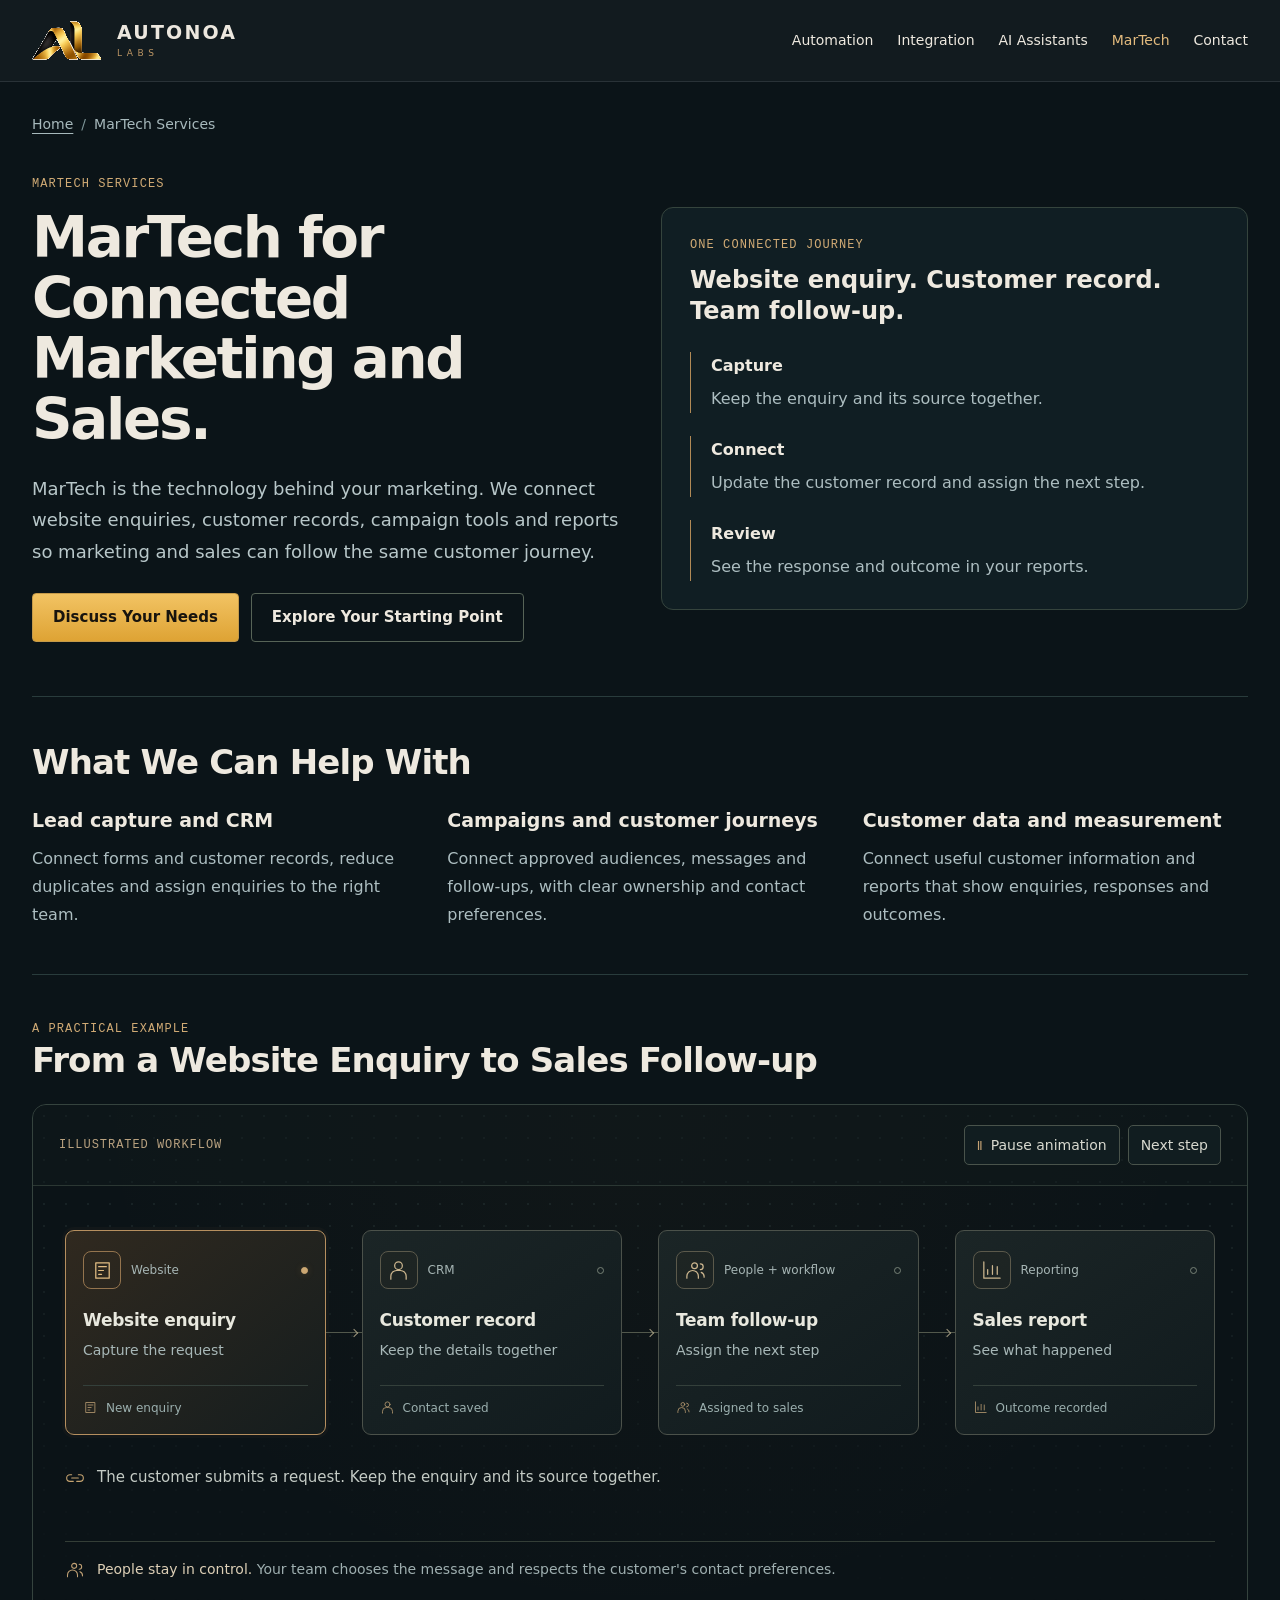
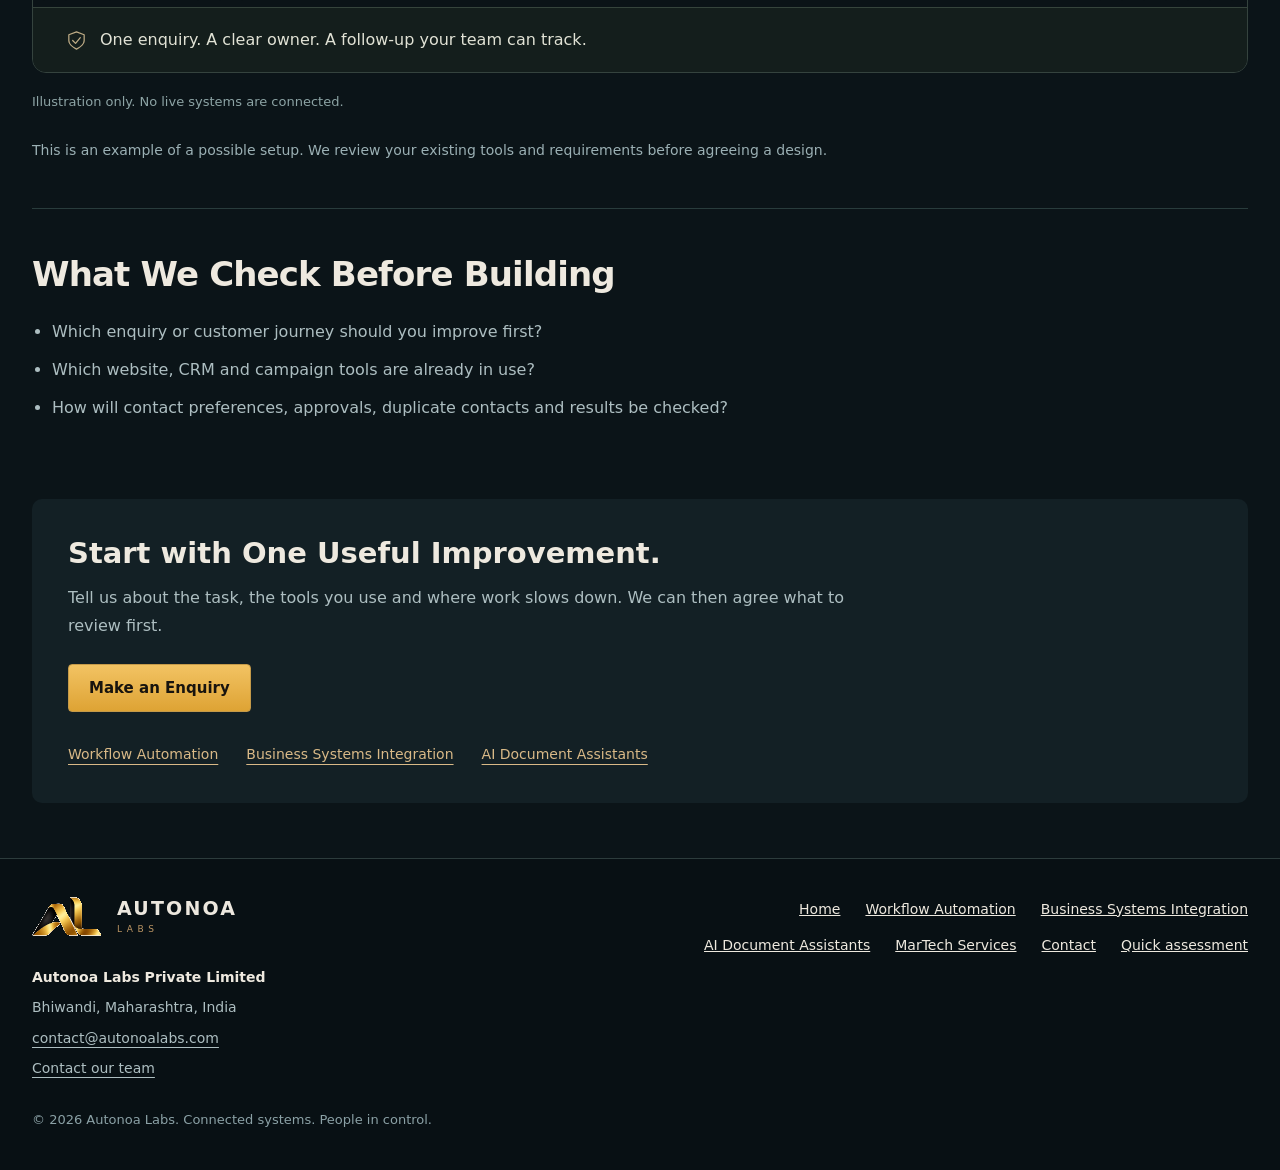
<file: martech-services.html>
<!doctype html><html lang="en"><head><meta charset="utf-8"><meta name="viewport" content="width=device-width, initial-scale=1"><meta name="theme-color" content="#0b1418"><title>MarTech Services: CRM, Campaigns &amp; Reporting | Autonoa Labs</title><meta name="description" content="Connect lead capture, CRM, campaign tools and marketing reports. Autonoa Labs helps marketing and sales teams follow customer enquiries through to outcomes.">
  <link rel="canonical" href="https://www.autonoalabs.com/martech-services.html">
  <meta property="og:type" content="website"><meta property="og:site_name" content="Autonoa Labs">
  <meta property="og:title" content="MarTech Services: CRM, Campaigns &amp; Reporting | Autonoa Labs"><meta property="og:description" content="Connect lead capture, CRM, campaign tools and marketing reports. Autonoa Labs helps marketing and sales teams follow customer enquiries through to outcomes."><meta property="og:url" content="https://www.autonoalabs.com/martech-services.html">
  <meta property="og:image" content="https://www.autonoalabs.com/assets/brand/source-logo.png"><meta property="og:image:alt" content="Autonoa Labs gold ribbon logo">
  <meta name="twitter:card" content="summary"><meta name="twitter:title" content="MarTech Services: CRM, Campaigns &amp; Reporting | Autonoa Labs"><meta name="twitter:description" content="Connect lead capture, CRM, campaign tools and marketing reports. Autonoa Labs helps marketing and sales teams follow customer enquiries through to outcomes.">
  <script type="application/ld+json">{"@context": "https://schema.org", "@graph": [{"@type": "Organization", "@id": "https://www.autonoalabs.com/#organization", "name": "Autonoa Labs", "legalName": "Autonoa Labs Private Limited", "url": "https://www.autonoalabs.com/", "logo": "https://www.autonoalabs.com/assets/brand/source-logo.png", "email": "contact@autonoalabs.com", "address": {"@type": "PostalAddress", "addressLocality": "Bhiwandi", "addressRegion": "Maharashtra", "addressCountry": "IN"}, "contactPoint": {"@type": "ContactPoint", "contactType": "sales", "email": "contact@autonoalabs.com", "url": "https://www.autonoalabs.com/contact.html"}}, {"@type": "WebSite", "@id": "https://www.autonoalabs.com/#website", "url": "https://www.autonoalabs.com/", "name": "Autonoa Labs", "publisher": {"@id": "https://www.autonoalabs.com/#organization"}}, {"@type": "WebPage", "@id": "https://www.autonoalabs.com/martech-services.html#page", "url": "https://www.autonoalabs.com/martech-services.html", "name": "MarTech Services: CRM, Campaigns & Reporting | Autonoa Labs", "description": "Connect lead capture, CRM, campaign tools and marketing reports. Autonoa Labs helps marketing and sales teams follow customer enquiries through to outcomes.", "isPartOf": {"@id": "https://www.autonoalabs.com/#website"}, "about": {"@id": "https://www.autonoalabs.com/#organization"}}, {"@type": "Service", "@id": "https://www.autonoalabs.com/martech-services.html#service", "name": "MarTech Services", "description": "Connect lead capture, CRM, campaign tools and marketing reports. Autonoa Labs helps marketing and sales teams follow customer enquiries through to outcomes.", "url": "https://www.autonoalabs.com/martech-services.html", "provider": {"@id": "https://www.autonoalabs.com/#organization"}}, {"@type": "BreadcrumbList", "itemListElement": [{"@type": "ListItem", "position": 1, "name": "Home", "item": "https://www.autonoalabs.com/"}, {"@type": "ListItem", "position": 2, "name": "MarTech Services", "item": "https://www.autonoalabs.com/martech-services.html"}]}]}</script>
  <!-- favicon:start -->
  <link rel="icon" href="favicon.ico" sizes="16x16 32x32 48x48 64x64 128x128 256x256" type="image/x-icon">
  <link rel="icon" href="favicon.png" sizes="96x96" type="image/png">
  <link rel="apple-touch-icon" href="apple-touch-icon.png" sizes="180x180">
  <link rel="manifest" href="site.webmanifest">
  <!-- favicon:end -->
  <link rel="stylesheet" href="assets/service-pages.css?v=20261123-contact1"><link rel="stylesheet" href="assets/workflow-demos.css?v=20261123-workflows1">
</head><body><a class="skip-link" href="#main">Skip to content</a><header class="topbar"><div class="inner wrap"><a class="brand" href="index.html" aria-label="Autonoa Labs home"><img class="brand-mark" src="assets/brand/autonoa-ribbon.svg" width="1078" height="604" alt=""><span class="brand-copy"><span class="brand-name">AUTONOA</span><span class="brand-labs">LABS</span></span></a><nav class="nav" id="main-navigation" aria-label="Main navigation"><a href="workflow-automation.html">Automation</a><a href="business-systems-integration.html">Integration</a><a href="ai-document-assistants.html">AI Assistants</a><a href="martech-services.html" aria-current="page">MarTech</a><a href="contact.html">Contact</a></nav><button class="hamb" type="button" aria-label="Open navigation" aria-expanded="false" aria-controls="main-navigation">☰</button></div></header><main id="main" class="wrap"><p class="breadcrumb"><a href="index.html">Home</a><span>/</span>MarTech Services</p><section class="page-hero"><div><div class="eyebrow">MarTech Services</div><h1>MarTech for Connected Marketing and Sales.</h1><p>MarTech is the technology behind your marketing. We connect website enquiries, customer records, campaign tools and reports so marketing and sales can follow the same customer journey.</p><div class="hero-actions"><a class="btn primary" href="contact.html?service=martech">Discuss Your Needs</a><a class="btn" href="index.html#diagnostic">Explore Your Starting Point</a></div></div><aside class="journey-summary"><div class="eyebrow">ONE CONNECTED JOURNEY</div><h2>Website enquiry. Customer record. Team follow-up.</h2><ol><li><strong>Capture</strong><span>Keep the enquiry and its source together.</span></li><li><strong>Connect</strong><span>Update the customer record and assign the next step.</span></li><li><strong>Review</strong><span>See the response and outcome in your reports.</span></li></ol></aside></section><section class="service-section"><h2>What We Can Help With</h2><div class="service-scope"><article><h3>Lead capture and CRM</h3><p>Connect forms and customer records, reduce duplicates and assign enquiries to the right team.</p></article><article><h3>Campaigns and customer journeys</h3><p>Connect approved audiences, messages and follow-ups, with clear ownership and contact preferences.</p></article><article><h3>Customer data and measurement</h3><p>Connect useful customer information and reports that show enquiries, responses and outcomes.</p></article></div></section><section class="service-section"><div class="eyebrow">A PRACTICAL EXAMPLE</div><h2>From a Website Enquiry to Sales Follow-up</h2><!-- service-workflow:start --><div class="workflow-demo" data-workflow id="service-enquiry">
    <div class="wf-toolbar"><span class="wf-example-label">ILLUSTRATED WORKFLOW</span><div class="wf-controls" hidden><button type="button" data-flow-play aria-pressed="false">Pause animation</button><button type="button" data-flow-next>Next step</button></div></div>
    <ol class="wf-nodes" aria-label="An enquiry becomes a follow-up." style="--wf-count:4"><li class="wf-step" data-flow-step data-caption="The customer submits a request. Keep the enquiry and its source together."><div class="wf-node"><span class="wf-node-top"><span class="wf-icon"><svg viewBox="0 0 24 24" fill="none" stroke="currentColor" stroke-width="1.3" stroke-linecap="round" stroke-linejoin="round" aria-hidden="true"><path d="M5 4h14v16H5z M8 8h8 M8 12h5 M8 16h3"/></svg></span><span class="wf-kind">Website</span><span class="wf-state" aria-hidden="true"></span></span><strong>Website enquiry</strong><span class="wf-detail">Capture the request</span><span class="wf-sample"><svg viewBox="0 0 24 24" fill="none" stroke="currentColor" stroke-width="1.3" stroke-linecap="round" stroke-linejoin="round" aria-hidden="true"><path d="M5 4h14v16H5z M8 8h8 M8 12h5 M8 16h3"/></svg><span>New enquiry</span></span></div><span class="wf-connector" aria-hidden="true"><i></i></span></li><li class="wf-step" data-flow-step data-caption="The CRM matches or creates the customer record, avoiding duplicate contacts."><div class="wf-node"><span class="wf-node-top"><span class="wf-icon"><svg viewBox="0 0 24 24" fill="none" stroke="currentColor" stroke-width="1.3" stroke-linecap="round" stroke-linejoin="round" aria-hidden="true"><path d="M16 7a4 4 0 1 1-8 0 4 4 0 0 1 8 0ZM4 21v-3a6 6 0 0 1 6-6h4a6 6 0 0 1 6 6v3"/></svg></span><span class="wf-kind">CRM</span><span class="wf-state" aria-hidden="true"></span></span><strong>Customer record</strong><span class="wf-detail">Keep the details together</span><span class="wf-sample"><svg viewBox="0 0 24 24" fill="none" stroke="currentColor" stroke-width="1.3" stroke-linecap="round" stroke-linejoin="round" aria-hidden="true"><path d="M16 7a4 4 0 1 1-8 0 4 4 0 0 1 8 0ZM4 21v-3a6 6 0 0 1 6-6h4a6 6 0 0 1 6 6v3"/></svg><span>Contact saved</span></span></div><span class="wf-connector" aria-hidden="true"><i></i></span></li><li class="wf-step" data-flow-step data-caption="A team member receives the task and decides the next suitable response."><div class="wf-node"><span class="wf-node-top"><span class="wf-icon"><svg viewBox="0 0 24 24" fill="none" stroke="currentColor" stroke-width="1.3" stroke-linecap="round" stroke-linejoin="round" aria-hidden="true"><path d="M14 7a3 3 0 1 1-6 0 3 3 0 0 1 6 0ZM3 20v-2a6 6 0 0 1 12 0v2 M17 5a3 3 0 0 1 0 6 M18 14a5 5 0 0 1 3 5"/></svg></span><span class="wf-kind">People + workflow</span><span class="wf-state" aria-hidden="true"></span></span><strong>Team follow-up</strong><span class="wf-detail">Assign the next step</span><span class="wf-sample"><svg viewBox="0 0 24 24" fill="none" stroke="currentColor" stroke-width="1.3" stroke-linecap="round" stroke-linejoin="round" aria-hidden="true"><path d="M14 7a3 3 0 1 1-6 0 3 3 0 0 1 6 0ZM3 20v-2a6 6 0 0 1 12 0v2 M17 5a3 3 0 0 1 0 6 M18 14a5 5 0 0 1 3 5"/></svg><span>Assigned to sales</span></span></div><span class="wf-connector" aria-hidden="true"><i></i></span></li><li class="wf-step" data-flow-step data-caption="The report connects the enquiry source, follow-up and recorded sales outcome."><div class="wf-node"><span class="wf-node-top"><span class="wf-icon"><svg viewBox="0 0 24 24" fill="none" stroke="currentColor" stroke-width="1.3" stroke-linecap="round" stroke-linejoin="round" aria-hidden="true"><path d="M4 3v17h17 M8 16v-5 M13 16V7 M18 16v-8"/></svg></span><span class="wf-kind">Reporting</span><span class="wf-state" aria-hidden="true"></span></span><strong>Sales report</strong><span class="wf-detail">See what happened</span><span class="wf-sample"><svg viewBox="0 0 24 24" fill="none" stroke="currentColor" stroke-width="1.3" stroke-linecap="round" stroke-linejoin="round" aria-hidden="true"><path d="M4 3v17h17 M8 16v-5 M13 16V7 M18 16v-8"/></svg><span>Outcome recorded</span></span></div><span class="wf-connector" aria-hidden="true"><i></i></span></li></ol>
    <div class="wf-caption"><span class="wf-caption-icon"><svg viewBox="0 0 24 24" fill="none" stroke="currentColor" stroke-width="1.3" stroke-linecap="round" stroke-linejoin="round" aria-hidden="true"><path d="M8 8H6a4 4 0 0 0 0 8h4 M16 8h2a4 4 0 0 1 0 8h-4 M8 12h8"/></svg></span><p data-flow-caption>The customer submits a request. Keep the enquiry and its source together.</p></div>
    <div class="wf-review"><svg viewBox="0 0 24 24" fill="none" stroke="currentColor" stroke-width="1.3" stroke-linecap="round" stroke-linejoin="round" aria-hidden="true"><path d="M14 7a3 3 0 1 1-6 0 3 3 0 0 1 6 0ZM3 20v-2a6 6 0 0 1 12 0v2 M17 5a3 3 0 0 1 0 6 M18 14a5 5 0 0 1 3 5"/></svg><p><strong>People stay in control.</strong> Your team chooses the message and respects the customer&#39;s contact preferences.</p></div>
    <div class="wf-result"><svg viewBox="0 0 24 24" fill="none" stroke="currentColor" stroke-width="1.3" stroke-linecap="round" stroke-linejoin="round" aria-hidden="true"><path d="m12 3 8 3v6c0 5-8 9-8 9s-8-4-8-9V6z m-4 9 3 3 5-6"/></svg><p>One enquiry. A clear owner. A follow-up your team can track.</p></div>
    <span class="wf-sr" data-flow-announcement role="status" aria-live="polite"></span>
  </div><p class="wf-disclaimer">Illustration only. No live systems are connected.</p><!-- service-workflow:end --><p class="service-note">This is an example of a possible setup. We review your existing tools and requirements before agreeing a design.</p></section><section class="service-section"><h2>What We Check Before Building</h2><ul class="service-checks"><li>Which enquiry or customer journey should you improve first?</li><li>Which website, CRM and campaign tools are already in use?</li><li>How will contact preferences, approvals, duplicate contacts and results be checked?</li></ul></section><section class="page-close"><h2>Start with One Useful Improvement.</h2><p>Tell us about the task, the tools you use and where work slows down. We can then agree what to review first.</p><a class="btn primary" href="contact.html?service=martech">Make an Enquiry</a><nav class="related-services" aria-label="Other services"><a href="workflow-automation.html">Workflow Automation</a><a href="business-systems-integration.html">Business Systems Integration</a><a href="ai-document-assistants.html">AI Document Assistants</a></nav></section></main><footer class="site-footer"><div class="wrap"><div class="footer-layout"><div><a class="brand" href="index.html" aria-label="Autonoa Labs home"><img class="brand-mark" src="assets/brand/autonoa-ribbon.svg" width="1078" height="604" alt=""><span class="brand-copy"><span class="brand-name">AUTONOA</span><span class="brand-labs">LABS</span></span></a><address class="business-identity"><strong>Autonoa Labs Private Limited</strong><span>Bhiwandi, Maharashtra, India</span><a href="mailto:contact@autonoalabs.com">contact@autonoalabs.com</a><a href="contact.html">Contact our team</a></address></div><nav class="footer-links" aria-label="Footer navigation"><a href="index.html">Home</a><a href="workflow-automation.html">Workflow Automation</a><a href="business-systems-integration.html">Business Systems Integration</a><a href="ai-document-assistants.html">AI Document Assistants</a><a href="martech-services.html">MarTech Services</a><a href="contact.html">Contact</a><a href="index.html#diagnostic">Quick assessment</a></nav></div><p class="copyright">© 2026 Autonoa Labs. Connected systems. People in control.</p></div></footer><script src="assets/site-navigation.js?v=20261123-contact1" defer></script><script src="assets/workflow-demos.js?v=20261123-workflows1" defer></script>
</body></html>
</file>
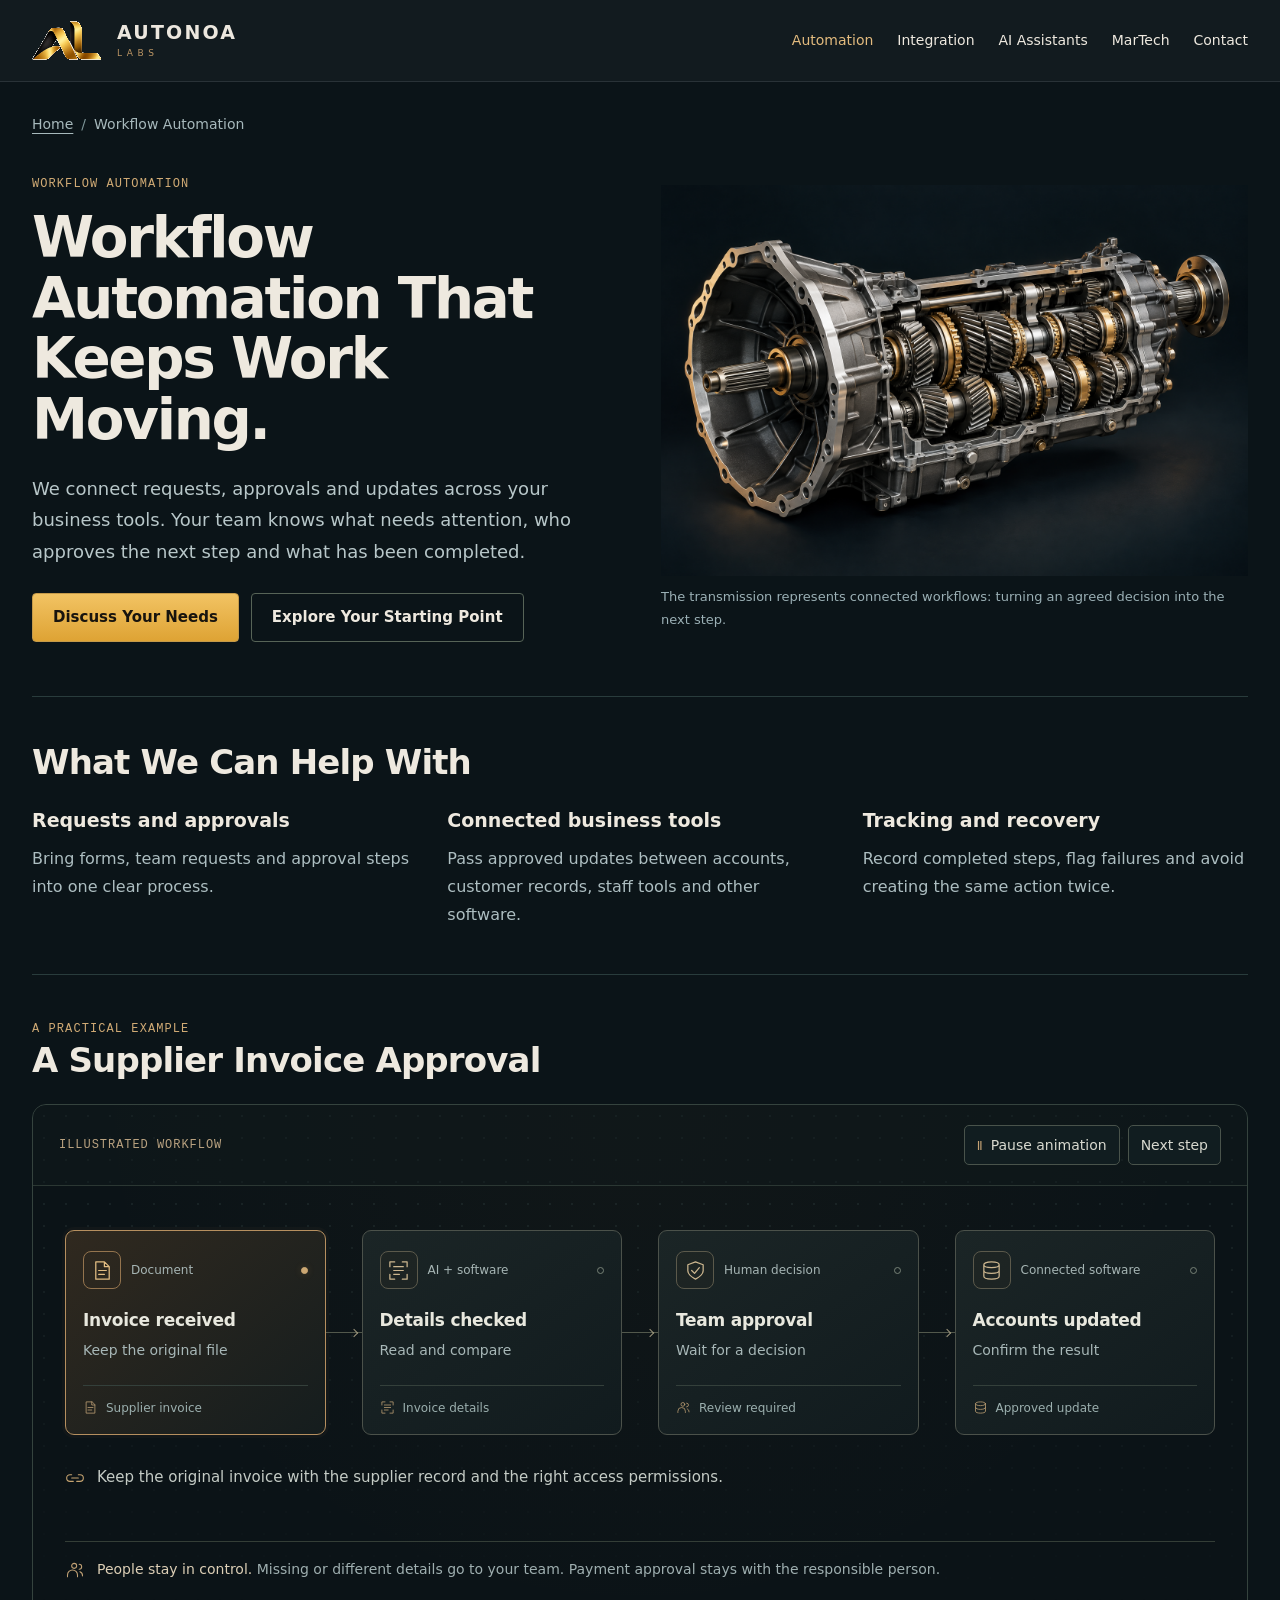
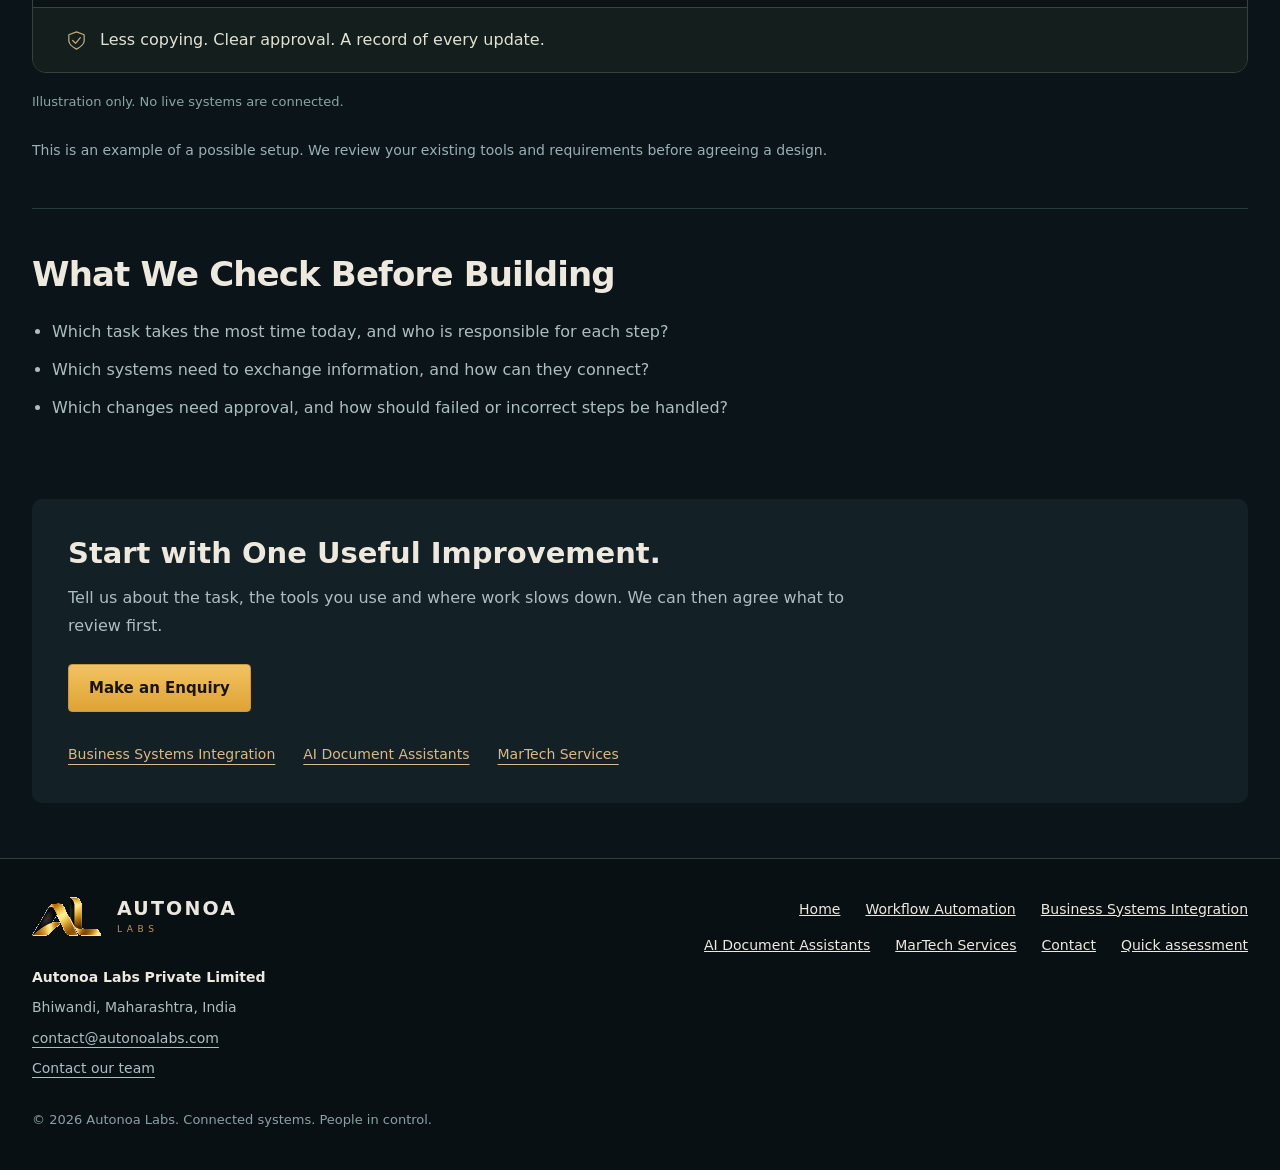
<file: workflow-automation.html>
<!doctype html><html lang="en"><head><meta charset="utf-8"><meta name="viewport" content="width=device-width, initial-scale=1"><meta name="theme-color" content="#0b1418"><title>Workflow Automation Services | Autonoa Labs</title><meta name="description" content="Connect requests, approvals and business software with Autonoa Labs. Start with one workflow, clear ownership and a practical way to track results.">
  <link rel="canonical" href="https://www.autonoalabs.com/workflow-automation.html">
  <meta property="og:type" content="website"><meta property="og:site_name" content="Autonoa Labs">
  <meta property="og:title" content="Workflow Automation Services | Autonoa Labs"><meta property="og:description" content="Connect requests, approvals and business software with Autonoa Labs. Start with one workflow, clear ownership and a practical way to track results."><meta property="og:url" content="https://www.autonoalabs.com/workflow-automation.html">
  <meta property="og:image" content="https://www.autonoalabs.com/assets/brand/source-logo.png"><meta property="og:image:alt" content="Autonoa Labs gold ribbon logo">
  <meta name="twitter:card" content="summary"><meta name="twitter:title" content="Workflow Automation Services | Autonoa Labs"><meta name="twitter:description" content="Connect requests, approvals and business software with Autonoa Labs. Start with one workflow, clear ownership and a practical way to track results.">
  <script type="application/ld+json">{"@context": "https://schema.org", "@graph": [{"@type": "Organization", "@id": "https://www.autonoalabs.com/#organization", "name": "Autonoa Labs", "legalName": "Autonoa Labs Private Limited", "url": "https://www.autonoalabs.com/", "logo": "https://www.autonoalabs.com/assets/brand/source-logo.png", "email": "contact@autonoalabs.com", "address": {"@type": "PostalAddress", "addressLocality": "Bhiwandi", "addressRegion": "Maharashtra", "addressCountry": "IN"}, "contactPoint": {"@type": "ContactPoint", "contactType": "sales", "email": "contact@autonoalabs.com", "url": "https://www.autonoalabs.com/contact.html"}}, {"@type": "WebSite", "@id": "https://www.autonoalabs.com/#website", "url": "https://www.autonoalabs.com/", "name": "Autonoa Labs", "publisher": {"@id": "https://www.autonoalabs.com/#organization"}}, {"@type": "WebPage", "@id": "https://www.autonoalabs.com/workflow-automation.html#page", "url": "https://www.autonoalabs.com/workflow-automation.html", "name": "Workflow Automation Services | Autonoa Labs", "description": "Connect requests, approvals and business software with Autonoa Labs. Start with one workflow, clear ownership and a practical way to track results.", "isPartOf": {"@id": "https://www.autonoalabs.com/#website"}, "about": {"@id": "https://www.autonoalabs.com/#organization"}}, {"@type": "Service", "@id": "https://www.autonoalabs.com/workflow-automation.html#service", "name": "Workflow Automation", "description": "Connect requests, approvals and business software with Autonoa Labs. Start with one workflow, clear ownership and a practical way to track results.", "url": "https://www.autonoalabs.com/workflow-automation.html", "provider": {"@id": "https://www.autonoalabs.com/#organization"}}, {"@type": "BreadcrumbList", "itemListElement": [{"@type": "ListItem", "position": 1, "name": "Home", "item": "https://www.autonoalabs.com/"}, {"@type": "ListItem", "position": 2, "name": "Workflow Automation", "item": "https://www.autonoalabs.com/workflow-automation.html"}]}]}</script>
  <!-- favicon:start -->
  <link rel="icon" href="favicon.ico" sizes="16x16 32x32 48x48 64x64 128x128 256x256" type="image/x-icon">
  <link rel="icon" href="favicon.png" sizes="96x96" type="image/png">
  <link rel="apple-touch-icon" href="apple-touch-icon.png" sizes="180x180">
  <link rel="manifest" href="site.webmanifest">
  <!-- favicon:end -->
  <link rel="stylesheet" href="assets/service-pages.css?v=20261123-contact1"><link rel="stylesheet" href="assets/workflow-demos.css?v=20261123-workflows1">
</head><body><a class="skip-link" href="#main">Skip to content</a><header class="topbar"><div class="inner wrap"><a class="brand" href="index.html" aria-label="Autonoa Labs home"><img class="brand-mark" src="assets/brand/autonoa-ribbon.svg" width="1078" height="604" alt=""><span class="brand-copy"><span class="brand-name">AUTONOA</span><span class="brand-labs">LABS</span></span></a><nav class="nav" id="main-navigation" aria-label="Main navigation"><a href="workflow-automation.html" aria-current="page">Automation</a><a href="business-systems-integration.html">Integration</a><a href="ai-document-assistants.html">AI Assistants</a><a href="martech-services.html">MarTech</a><a href="contact.html">Contact</a></nav><button class="hamb" type="button" aria-label="Open navigation" aria-expanded="false" aria-controls="main-navigation">☰</button></div></header><main id="main" class="wrap"><p class="breadcrumb"><a href="index.html">Home</a><span>/</span>Workflow Automation</p><section class="page-hero"><div><div class="eyebrow">Workflow Automation</div><h1>Workflow Automation That Keeps Work Moving.</h1><p>We connect requests, approvals and updates across your business tools. Your team knows what needs attention, who approves the next step and what has been completed.</p><div class="hero-actions"><a class="btn primary" href="contact.html?service=automation">Discuss Your Needs</a><a class="btn" href="index.html#diagnostic">Explore Your Starting Point</a></div></div><figure class="hero-image"><img src="assets/car-components/transmission-v2.png" width="1536" height="1024" alt="The transmission represents connected workflows: turning an agreed decision into the next step." fetchpriority="high"><figcaption>The transmission represents connected workflows: turning an agreed decision into the next step.</figcaption></figure></section><section class="service-section"><h2>What We Can Help With</h2><div class="service-scope"><article><h3>Requests and approvals</h3><p>Bring forms, team requests and approval steps into one clear process.</p></article><article><h3>Connected business tools</h3><p>Pass approved updates between accounts, customer records, staff tools and other software.</p></article><article><h3>Tracking and recovery</h3><p>Record completed steps, flag failures and avoid creating the same action twice.</p></article></div></section><section class="service-section"><div class="eyebrow">A PRACTICAL EXAMPLE</div><h2>A Supplier Invoice Approval</h2><!-- service-workflow:start --><div class="workflow-demo" data-workflow id="service-invoice">
    <div class="wf-toolbar"><span class="wf-example-label">ILLUSTRATED WORKFLOW</span><div class="wf-controls" hidden><button type="button" data-flow-play aria-pressed="false">Pause animation</button><button type="button" data-flow-next>Next step</button></div></div>
    <ol class="wf-nodes" aria-label="An invoice reaches the right approver." style="--wf-count:4"><li class="wf-step" data-flow-step data-caption="Keep the original invoice with the supplier record and the right access permissions."><div class="wf-node"><span class="wf-node-top"><span class="wf-icon"><svg viewBox="0 0 24 24" fill="none" stroke="currentColor" stroke-width="1.3" stroke-linecap="round" stroke-linejoin="round" aria-hidden="true"><path d="M14 3H5v18h14V8z M14 3v5h5 M8 12h8 M8 16h6"/></svg></span><span class="wf-kind">Document</span><span class="wf-state" aria-hidden="true"></span></span><strong>Invoice received</strong><span class="wf-detail">Keep the original file</span><span class="wf-sample"><svg viewBox="0 0 24 24" fill="none" stroke="currentColor" stroke-width="1.3" stroke-linecap="round" stroke-linejoin="round" aria-hidden="true"><path d="M14 3H5v18h14V8z M14 3v5h5 M8 12h8 M8 16h6"/></svg><span>Supplier invoice</span></span></div><span class="wf-connector" aria-hidden="true"><i></i></span></li><li class="wf-step" data-flow-step data-caption="AI helps read the details. Software compares them with approved business records."><div class="wf-node"><span class="wf-node-top"><span class="wf-icon"><svg viewBox="0 0 24 24" fill="none" stroke="currentColor" stroke-width="1.3" stroke-linecap="round" stroke-linejoin="round" aria-hidden="true"><path d="M8 3H3v5 M16 3h5v5 M21 16v5h-5 M8 21H3v-5 M7 8h10 M7 12h10 M7 16h6"/></svg></span><span class="wf-kind">AI + software</span><span class="wf-state" aria-hidden="true"></span></span><strong>Details checked</strong><span class="wf-detail">Read and compare</span><span class="wf-sample"><svg viewBox="0 0 24 24" fill="none" stroke="currentColor" stroke-width="1.3" stroke-linecap="round" stroke-linejoin="round" aria-hidden="true"><path d="M8 3H3v5 M16 3h5v5 M21 16v5h-5 M8 21H3v-5 M7 8h10 M7 12h10 M7 16h6"/></svg><span>Invoice details</span></span></div><span class="wf-connector" aria-hidden="true"><i></i></span></li><li class="wf-step" data-flow-step data-caption="The workflow waits for your team&#39;s approval before updating accounts."><div class="wf-node"><span class="wf-node-top"><span class="wf-icon"><svg viewBox="0 0 24 24" fill="none" stroke="currentColor" stroke-width="1.3" stroke-linecap="round" stroke-linejoin="round" aria-hidden="true"><path d="m12 3 8 3v6c0 5-8 9-8 9s-8-4-8-9V6z m-4 9 3 3 5-6"/></svg></span><span class="wf-kind">Human decision</span><span class="wf-state" aria-hidden="true"></span></span><strong>Team approval</strong><span class="wf-detail">Wait for a decision</span><span class="wf-sample"><svg viewBox="0 0 24 24" fill="none" stroke="currentColor" stroke-width="1.3" stroke-linecap="round" stroke-linejoin="round" aria-hidden="true"><path d="M14 7a3 3 0 1 1-6 0 3 3 0 0 1 6 0ZM3 20v-2a6 6 0 0 1 12 0v2 M17 5a3 3 0 0 1 0 6 M18 14a5 5 0 0 1 3 5"/></svg><span>Review required</span></span></div><span class="wf-connector" aria-hidden="true"><i></i></span></li><li class="wf-step" data-flow-step data-caption="Only after approval, update accounts and record the result. Failed updates go to the team."><div class="wf-node"><span class="wf-node-top"><span class="wf-icon"><svg viewBox="0 0 24 24" fill="none" stroke="currentColor" stroke-width="1.3" stroke-linecap="round" stroke-linejoin="round" aria-hidden="true"><path d="M20 6c0 2-4 3-8 3S4 8 4 6s4-3 8-3 8 1 8 3ZM4 6v12c0 2 4 3 8 3s8-1 8-3V6 M4 12c0 2 4 3 8 3s8-1 8-3"/></svg></span><span class="wf-kind">Connected software</span><span class="wf-state" aria-hidden="true"></span></span><strong>Accounts updated</strong><span class="wf-detail">Confirm the result</span><span class="wf-sample"><svg viewBox="0 0 24 24" fill="none" stroke="currentColor" stroke-width="1.3" stroke-linecap="round" stroke-linejoin="round" aria-hidden="true"><path d="M20 6c0 2-4 3-8 3S4 8 4 6s4-3 8-3 8 1 8 3ZM4 6v12c0 2 4 3 8 3s8-1 8-3V6 M4 12c0 2 4 3 8 3s8-1 8-3"/></svg><span>Approved update</span></span></div><span class="wf-connector" aria-hidden="true"><i></i></span></li></ol>
    <div class="wf-caption"><span class="wf-caption-icon"><svg viewBox="0 0 24 24" fill="none" stroke="currentColor" stroke-width="1.3" stroke-linecap="round" stroke-linejoin="round" aria-hidden="true"><path d="M8 8H6a4 4 0 0 0 0 8h4 M16 8h2a4 4 0 0 1 0 8h-4 M8 12h8"/></svg></span><p data-flow-caption>Keep the original invoice with the supplier record and the right access permissions.</p></div>
    <div class="wf-review"><svg viewBox="0 0 24 24" fill="none" stroke="currentColor" stroke-width="1.3" stroke-linecap="round" stroke-linejoin="round" aria-hidden="true"><path d="M14 7a3 3 0 1 1-6 0 3 3 0 0 1 6 0ZM3 20v-2a6 6 0 0 1 12 0v2 M17 5a3 3 0 0 1 0 6 M18 14a5 5 0 0 1 3 5"/></svg><p><strong>People stay in control.</strong> Missing or different details go to your team. Payment approval stays with the responsible person.</p></div>
    <div class="wf-result"><svg viewBox="0 0 24 24" fill="none" stroke="currentColor" stroke-width="1.3" stroke-linecap="round" stroke-linejoin="round" aria-hidden="true"><path d="m12 3 8 3v6c0 5-8 9-8 9s-8-4-8-9V6z m-4 9 3 3 5-6"/></svg><p>Less copying. Clear approval. A record of every update.</p></div>
    <span class="wf-sr" data-flow-announcement role="status" aria-live="polite"></span>
  </div><p class="wf-disclaimer">Illustration only. No live systems are connected.</p><!-- service-workflow:end --><p class="service-note">This is an example of a possible setup. We review your existing tools and requirements before agreeing a design.</p></section><section class="service-section"><h2>What We Check Before Building</h2><ul class="service-checks"><li>Which task takes the most time today, and who is responsible for each step?</li><li>Which systems need to exchange information, and how can they connect?</li><li>Which changes need approval, and how should failed or incorrect steps be handled?</li></ul></section><section class="page-close"><h2>Start with One Useful Improvement.</h2><p>Tell us about the task, the tools you use and where work slows down. We can then agree what to review first.</p><a class="btn primary" href="contact.html?service=automation">Make an Enquiry</a><nav class="related-services" aria-label="Other services"><a href="business-systems-integration.html">Business Systems Integration</a><a href="ai-document-assistants.html">AI Document Assistants</a><a href="martech-services.html">MarTech Services</a></nav></section></main><footer class="site-footer"><div class="wrap"><div class="footer-layout"><div><a class="brand" href="index.html" aria-label="Autonoa Labs home"><img class="brand-mark" src="assets/brand/autonoa-ribbon.svg" width="1078" height="604" alt=""><span class="brand-copy"><span class="brand-name">AUTONOA</span><span class="brand-labs">LABS</span></span></a><address class="business-identity"><strong>Autonoa Labs Private Limited</strong><span>Bhiwandi, Maharashtra, India</span><a href="mailto:contact@autonoalabs.com">contact@autonoalabs.com</a><a href="contact.html">Contact our team</a></address></div><nav class="footer-links" aria-label="Footer navigation"><a href="index.html">Home</a><a href="workflow-automation.html">Workflow Automation</a><a href="business-systems-integration.html">Business Systems Integration</a><a href="ai-document-assistants.html">AI Document Assistants</a><a href="martech-services.html">MarTech Services</a><a href="contact.html">Contact</a><a href="index.html#diagnostic">Quick assessment</a></nav></div><p class="copyright">© 2026 Autonoa Labs. Connected systems. People in control.</p></div></footer><script src="assets/site-navigation.js?v=20261123-contact1" defer></script><script src="assets/workflow-demos.js?v=20261123-workflows1" defer></script>
</body></html>
</file>
<file: assets/stack-library.css>
.stack-library{padding-top:64px!important;padding-bottom:54px!important}
.stack-library-heading{display:flex;align-items:flex-end;justify-content:space-between;gap:32px;margin:12px 0 28px}
.stack-library-heading h2{font-size:clamp(30px,3.2vw,46px);line-height:1.08;max-width:650px;margin-bottom:16px}
.stack-library-heading .lead{max-width:690px;font-size:14px;line-height:1.7}
.stack-help{flex:0 0 210px;border-left:1px solid #394348;padding-left:18px;color:#b7bfbe;font-size:12px;line-height:1.7}
.stack-help span{display:block;color:var(--amber)}
.stack-filters{display:flex;gap:8px;flex-wrap:wrap;margin:0 0 18px}
.stack-filters[hidden],.stack-library-more[hidden],.stack-example[hidden]{display:none!important}
.stack-filter{border:1px solid #344149;border-radius:5px;background:#0c1419;color:#c5cece;font-size:12px;padding:10px 13px;cursor:pointer;line-height:1.4}
.stack-filter span{margin-left:5px;opacity:.7}
.stack-filter:hover{border-color:var(--amber);color:#fff}
.stack-filter[aria-pressed=true]{background:#f2b84b;color:#17130c;border-color:#f2b84b;font-weight:650}
.stack-filter:focus-visible,.stack-architecture summary:focus-visible,.stack-contact:focus-visible,.stack-help:focus-visible{outline:2px solid var(--amber);outline-offset:4px}
.stack-results{display:flex;justify-content:space-between;gap:12px;font-size:11px;color:#9aa7ab;margin:14px 0}
.stack-results p{margin:0;color:#c2cccd}
.stack-library-grid{display:grid;grid-template-columns:repeat(3,minmax(0,1fr));gap:18px;align-items:start}
.stack-example{display:flex;flex-direction:column;background:linear-gradient(145deg,#101b20,#0a1115);border:1px solid #2e3c43;border-radius:9px;padding:23px;min-width:0;transition:border-color .15s}
.stack-example:hover{border-color:#68706b}
.stack-family{font:10px/1.4 Consolas,monospace;letter-spacing:.07em;text-transform:uppercase;color:var(--amber);margin-bottom:17px}
.technology-row{display:flex;flex-wrap:wrap;align-items:center;gap:7px;min-height:76px;margin-bottom:15px}
.technology{display:inline-flex;align-items:center;gap:6px;font-size:11px;line-height:1.25;color:#d8dfde;white-space:nowrap;border:1px solid #29373e;border-radius:5px;padding:4px 7px 4px 4px;background:#0a1318}
.technology-icon{display:grid;place-items:center;flex-shrink:0;width:31px;height:31px;background:#f2f3ef;border-radius:4px;padding:4px}
.technology-icon img{width:100%;height:100%;max-height:100%;object-fit:contain;filter:none;mix-blend-mode:normal}
.stack-example h3{font-size:21px;line-height:1.25;letter-spacing:-.025em;margin:0 0 10px;color:#f0f1ef;min-height:53px}
.stack-description{color:#b5c0c2;font-size:13px;line-height:1.65;margin:0 0 20px;min-height:86px}
.stack-architecture{border-top:1px solid #2d3b42;border-bottom:1px solid #2d3b42;margin-top:auto}
.stack-architecture summary{display:flex;justify-content:space-between;align-items:center;gap:15px;padding:15px 0;cursor:pointer;font-size:12px;color:#e6eae7;list-style:none}
.stack-architecture summary::-webkit-details-marker{display:none}
.stack-architecture summary span{font-size:19px;font-weight:300;color:var(--amber);transition:transform .2s}
.stack-architecture[open] summary span{transform:rotate(45deg)}
.architecture-flow{list-style:none;margin:0;padding:2px 0 0}
.architecture-flow li{position:relative;padding:13px 14px;border:1px solid #3c4a50;border-radius:4px;margin:0 0 26px;background:#0c171c}
.architecture-flow li:not(:last-child)::after{content:'↓';position:absolute;left:50%;bottom:-26px;transform:translateX(-50%);height:26px;line-height:26px;color:var(--amber);font-size:18px;font-weight:300}
.architecture-flow li:last-child{margin-bottom:17px}
.architecture-role{display:block;color:var(--amber)!important;font:9px/1.5 Consolas,monospace;text-transform:uppercase;letter-spacing:.08em;margin-bottom:4px}
.architecture-flow strong{display:block;font-size:12px;font-weight:600;color:#eef0ee;line-height:1.5}
.architecture-flow li>span:last-child{display:block;color:#a8b7bc;font-size:11px;line-height:1.55;margin-top:4px}
.production-note{font-size:11px!important;line-height:1.65!important;color:#aebdc0!important;margin:14px 0 19px!important;padding-left:12px;border-left:2px solid #9b7736}
.production-note strong{display:block;color:#e2e7e4;font-size:11px;margin-bottom:5px}
.stack-contact{display:flex;justify-content:space-between;align-items:center;padding-top:17px;color:var(--amber);font-size:12px;font-weight:600}
.stack-contact:hover{color:#ffe0a3}
.stack-library-more{text-align:center;margin:26px 0 0}
.stack-library-more .btn{padding:12px 24px;cursor:pointer;color:#e7ece7;background:#101b20;font-size:12px}
.stack-library-foot{margin-top:28px;padding-top:22px;border-top:1px solid #2b383e;display:flex;justify-content:space-between;gap:30px;align-items:start}
.stack-library-foot p{max-width:660px;font-size:12px;line-height:1.7;color:#bdc8c8;margin:0}
.stack-library-foot small{max-width:340px;font-size:10px;line-height:1.7;color:#89979c}
@media(min-width:1600px){.stack-library-grid{gap:22px}.stack-example{padding:27px}.stack-description{min-height:65px}.technology-row{min-height:38px}}
@media(max-width:1100px){.stack-library-grid{grid-template-columns:repeat(2,minmax(0,1fr))}.technology-row{min-height:76px}.stack-library-heading{align-items:start}.stack-help{flex-basis:180px}}
@media(max-width:640px){.stack-library{padding-top:38px!important;padding-bottom:34px!important}.stack-library-heading{display:block;margin-bottom:24px}.stack-help{display:block;margin-top:20px;padding-left:12px}.stack-library-heading .lead{font-size:13px}.stack-library-grid{grid-template-columns:minmax(0,1fr);gap:14px}.stack-example{padding:20px}.technology-row{min-height:0;margin-bottom:18px}.stack-example h3,.stack-description{min-height:0}.stack-example h3{font-size:21px}.stack-description{margin-bottom:17px}.stack-filter{font-size:11px;padding:9px 11px}.stack-results{display:block;line-height:1.7}.stack-results>span{display:block;color:#89979c;font-size:10px}.stack-library-foot{display:block}.stack-library-foot small{display:block;margin-top:12px}.stack-family{margin-bottom:13px}}
@media(prefers-reduced-motion:reduce){.stack-example,.stack-architecture summary span{transition:none}}
</file>
<file: assets/assessment.css>
.assessment-section{padding-top:64px!important;padding-bottom:64px!important;background:radial-gradient(ellipse at 92% 10%,#18231c66,transparent 45%),#080f12!important}
.assessment-intro{display:flex;align-items:end;justify-content:space-between;gap:32px;margin-bottom:28px}
.assessment-intro h2{font-size:clamp(30px,3.1vw,44px);line-height:1.12;max-width:750px;margin:10px 0 16px;letter-spacing:-.035em}
.assessment-intro .lead{font-size:14px;line-height:1.75;max-width:690px}
.assessment-facts{flex-shrink:0;border-left:1px solid #3d4b4c;padding-left:18px;display:grid;gap:7px;font-size:11px;color:#a9b8b8;line-height:1.5}
.assessment-facts strong{font-size:15px;color:#f0f1ec;font-weight:600}
.assessment-workspace{display:grid;grid-template-columns:minmax(0,1.8fr) minmax(260px,.8fr);gap:24px;align-items:start}
.assessment-section [hidden]{display:none!important}
.assessment-form{min-width:0;margin:0;background:linear-gradient(145deg,#111c21,#0b1418);border:1px solid #334148;border-radius:12px;padding:28px;color:#edf1ed}
.assessment-progress-row{display:flex;justify-content:space-between;align-items:center;gap:14px;color:#afbec1;font-size:11px;margin-bottom:10px}
.assessment-progress-row strong{font-weight:500;color:var(--amber)}
.assessment-form progress{display:block;width:100%;height:3px;appearance:none;border:0;background:#28373e;border-radius:3px;margin-bottom:22px}
.assessment-form progress::-webkit-progress-bar{background:#28373e;border-radius:3px}.assessment-form progress::-webkit-progress-value{background:var(--amber);border-radius:3px}.assessment-form progress::-moz-progress-bar{background:var(--amber)}
.assessment-navigation{display:grid;grid-template-columns:repeat(4,minmax(0,1fr));padding:0;margin:0 0 27px;list-style:none;gap:10px}
.assessment-navigation button{display:flex;align-items:center;gap:7px;width:100%;border:0;background:none;padding:4px 0;color:#82969d;font-size:10px;text-align:left;cursor:pointer;line-height:1.4}
.assessment-navigation button:disabled{opacity:.65;cursor:default}
.assessment-navigation button span{display:grid;place-items:center;width:23px;height:23px;flex:0 0 23px;border:1px solid #53646c;border-radius:50%;font-size:10px}
.assessment-navigation b{font-weight:500}
.assessment-navigation button[aria-current=step]{color:#f4cd80}
.assessment-navigation button[aria-current=step] span{background:#f2b84b;border-color:#f2b84b;color:#17130a}
.assessment-step-heading{padding-bottom:22px;border-bottom:1px solid #2a3c43;margin-bottom:24px}
.assessment-step-heading h3{font-size:23px;line-height:1.3;margin:0 0 8px;letter-spacing:-.025em;scroll-margin-top:100px}
.assessment-step-heading p{font-size:12px;color:#a5b6bc;margin:0;line-height:1.6}
.assessment-field{border:0;padding:0;margin:0 0 26px;min-width:0}
.assessment-field legend{font-size:14px;font-weight:650;color:#f0f2ed;margin:0 0 6px;padding:0;line-height:1.5;width:100%}
.assessment-optional{font-size:10px;color:#8da4aa;font-weight:400;margin-left:9px}
.assessment-hint{font-size:11px!important;line-height:1.6!important;color:#a7b8bd!important;margin:0 0 13px!important}
.assessment-choices{display:grid;grid-template-columns:repeat(2,minmax(0,1fr));gap:10px}
.assessment-choice{position:relative;display:flex;align-items:flex-start;gap:10px;min-width:0;padding:15px 33px 15px 14px;border:1px solid #3b4d55;border-radius:7px;background:#0b161b;cursor:pointer;transition:border-color .15s,background .15s}
.assessment-choice:hover{border-color:#a5874d;background:#132027}
.assessment-choice:has(input:checked){border-color:#e9b14d;background:linear-gradient(120deg,#362d1c,#1a221f);box-shadow:inset 0 0 0 1px #e7b15233}
.assessment-choice:has(input:focus-visible){outline:2px solid #f2b84b;outline-offset:3px}
.assessment-choice input{position:absolute;opacity:0;width:1px;height:1px;margin:0;inset:12px auto auto 12px}
.assessment-choice strong{display:block;font-size:12px;line-height:1.5;font-weight:550;color:#e8eeeb}
.assessment-choice small{display:block;font-size:10px;line-height:1.65;margin-top:5px;color:#a0b4ba}
.choice-mark{position:absolute;right:12px;top:17px;width:13px;height:13px;border:1px solid #60717a;border-radius:50%}
.assessment-choice:has(input[type=checkbox]) .choice-mark{border-radius:3px}
.assessment-choice:has(input:checked) .choice-mark{border-color:#f2b84b;background:#f2b84b;box-shadow:inset 0 0 0 3px #1b221f}
.compact-choices .assessment-choice{padding-top:12px;padding-bottom:12px}.compact-choices .choice-mark{top:14px}
.assessment-actions{display:flex;justify-content:space-between;align-items:center;gap:14px;padding-top:22px;border-top:1px solid #2a3c43}
.assessment-actions button{cursor:pointer;font-size:12px;padding:12px 18px;min-height:45px}
.assessment-actions .primary{margin-left:auto}
.assessment-privacy{margin:15px 0 0;font-size:10px;color:#96aaaf;line-height:1.7}
.assessment-error{color:#ffd1b5;font-size:11px;margin:10px 0 0}
.assessment-error-summary{padding:12px;border-left:2px solid #e7a16b;background:#3c241b77;color:#ffdab9;font-size:12px;margin:0 0 22px}
.assessment-field.has-error .assessment-choices{outline:1px solid #c2845f;outline-offset:5px;border-radius:5px}
.assessment-sidebar{position:sticky;top:84px;border-top:1px solid #ba9251;padding-top:22px;min-width:0}
.assessment-kicker{font:10px/1.5 Consolas,monospace;letter-spacing:.08em;color:var(--amber)}
.assessment-sidebar h3{font-size:22px;font-weight:600;letter-spacing:-.02em;line-height:1.3;margin:8px 0 13px}
.assessment-sidebar>p{font-size:12px;line-height:1.75;color:#a5b8bc;margin:0 0 23px}
#assessment-snapshot{display:grid;gap:11px}
#assessment-snapshot>div{padding:14px 16px;border:1px solid #2d4046;border-radius:6px;background:#0c181c}
#assessment-snapshot span{display:block;font:9px/1.5 Consolas,monospace;text-transform:uppercase;letter-spacing:.08em;color:#c6a773;margin-bottom:6px}
#assessment-snapshot strong{display:block;font-size:12px;line-height:1.6;color:#d9e3df;font-weight:500}
#assessment-snapshot p{font-size:10px;line-height:1.7;margin:5px 0 0;color:#8fa9af}
.assessment-deliverables{list-style:none;padding:0;margin:24px 0 0;display:grid;gap:13px}
.assessment-deliverables li{display:flex;gap:9px;color:#b4c4c6;font-size:11px;line-height:1.6}
.assessment-deliverables span{color:var(--amber)}
.assessment-result{border:1px solid #3a4b4e;background:linear-gradient(130deg,#122023,#0b1418 70%);border-radius:12px;padding:34px}
.assessment-result-heading{border-bottom:1px solid #34464c;padding-bottom:25px;margin-bottom:28px}
.assessment-result-heading h3{font-size:clamp(25px,3vw,38px);line-height:1.2;letter-spacing:-.03em;max-width:870px;margin:10px 0 15px;scroll-margin-top:100px}
.assessment-result-heading p{font-size:14px;line-height:1.75;color:#c1d0cf;max-width:760px;margin:0 0 14px}
.assessment-scope{font-size:11px;color:#94aeb4;line-height:1.6;display:block}
.assessment-result-grid{display:grid;grid-template-columns:minmax(0,1.5fr) minmax(0,1fr);gap:40px}
.assessment-result h4{font-size:17px;font-weight:600;margin:0 0 19px;line-height:1.5}
.assessment-roadmap ol{padding:0;margin:0;list-style:none}
.assessment-roadmap li{display:flex;gap:16px;padding-bottom:24px}
.assessment-roadmap li>span{font:18px/1.5 Consolas,monospace;color:var(--amber);flex-shrink:0}
.assessment-roadmap h5{font-size:14px;font-weight:600;margin:0 0 6px;line-height:1.5}
.assessment-roadmap li p,.assessment-checks li{font-size:12px;line-height:1.8;color:#b0c3c7;margin:0}
.assessment-measure{padding:18px;border:1px solid #3b5053;border-radius:6px;background:#142425}
.assessment-measure>span{font-size:10px;color:#eac489;letter-spacing:.04em;text-transform:uppercase}
.assessment-measure p{font-size:12px;line-height:1.75;color:#bbcfcc;margin:7px 0 0}
.assessment-checks{border-left:1px solid #33484d;padding-left:28px}
.assessment-checks ul{list-style:none;margin:0;padding:0;display:grid;gap:18px}
.assessment-checks li{padding-left:14px;position:relative}
.assessment-checks li::before{content:'';position:absolute;width:4px;height:4px;background:#d7b66d;top:8px;left:0}
.assessment-unknowns{font-size:11px;line-height:1.7;color:#a1b7bd;border-top:1px solid #33484d;padding-top:18px;margin:22px 0 0}
.assessment-unknowns strong{display:block;font-weight:500;color:#d3dcd7;margin-bottom:4px}
.assessment-patterns{margin-top:32px;padding-top:26px;border-top:1px solid #33484d}
.assessment-patterns-heading{display:flex;align-items:baseline;justify-content:space-between;gap:16px}
.assessment-patterns-heading h4{margin-bottom:12px}
.assessment-patterns-heading>p{font-size:11px;color:#9bb0b8;margin:0 0 12px}
.assessment-pattern-grid{display:grid;grid-template-columns:repeat(2,minmax(0,1fr));gap:16px}
.assessment-pattern-grid article{border:1px solid #32484e;padding:20px;border-radius:7px;background:#0c1a1f;display:flex;flex-direction:column;align-items:start}
.assessment-pattern-logos{display:flex;gap:7px;margin-bottom:14px}
.assessment-pattern-logos span{display:grid;place-items:center;background:#f2f3ef;border-radius:4px;padding:5px;width:35px;height:35px}
.assessment-pattern-logos img{object-fit:contain;width:100%;height:100%}
.assessment-pattern-grid h5{font-size:16px;line-height:1.5;margin:0 0 8px;font-weight:600}
.assessment-pattern-grid p{font-size:12px;line-height:1.75;color:#aac0c6;margin:0 0 15px}
.assessment-pattern-grid a{font-size:12px;color:var(--amber);margin-top:auto;padding-top:6px}
.assessment-answer-review{margin:24px 0;border-top:1px solid #33484d;border-bottom:1px solid #33484d}
.assessment-answer-review summary{font-size:12px;cursor:pointer;padding:15px 0;color:#d3dfda}
.assessment-answer-review dl{margin:0 0 20px;display:grid;grid-template-columns:repeat(2,minmax(0,1fr));gap:18px}
.assessment-answer-review dt{font-size:10px;color:#91abb2;line-height:1.6;margin-bottom:5px}
.assessment-answer-review dd{font-size:12px;color:#d4dfdb;line-height:1.6;margin:0}
.assessment-result-actions{display:flex;flex-wrap:wrap;gap:12px;align-items:center}
.assessment-result-actions .btn{font-size:12px;padding:12px 16px;min-height:45px;cursor:pointer}
.assessment-text-button{border:0;background:transparent;color:#bacdce;font-size:12px;padding:12px;cursor:pointer;text-decoration:underline;text-underline-offset:4px}
.assessment-export-hint,.assessment-export-status{font-size:10px;line-height:1.7;color:#94b0b7;margin:12px 0 0}
.assessment-discovery-note{font-size:13px;line-height:1.8;border-left:2px solid #b79558;padding:12px 18px;color:#bbd0cd;margin-top:28px}
.assessment-section button:focus-visible,.assessment-section a:focus-visible,.assessment-section summary:focus-visible{outline:2px solid var(--amber);outline-offset:4px}
.assessment-noscript{padding:24px;border:1px solid #3a4d54;line-height:1.8}
@media(max-width:1000px){.assessment-workspace{grid-template-columns:minmax(0,1fr) minmax(210px,.55fr);gap:20px}.assessment-form{padding:22px}.assessment-intro{align-items:start}.assessment-navigation{gap:6px}.assessment-navigation button{flex-direction:column;align-items:start;gap:6px}.assessment-result-grid{gap:24px}}
@media(max-width:760px){.assessment-workspace{grid-template-columns:minmax(0,1fr)}.assessment-sidebar{position:static;display:none}.assessment-intro{display:block}.assessment-facts{display:flex;flex-wrap:wrap;align-items:center;gap:10px 20px;border-left:0;padding-left:0;margin-top:20px}.assessment-result-grid{grid-template-columns:minmax(0,1fr)}.assessment-checks{border-left:0;padding-left:0;border-top:1px solid #33484d;padding-top:24px}.assessment-result{padding:24px}.assessment-patterns-heading{display:block}}
@media(max-width:640px){.assessment-section{padding-top:40px!important;padding-bottom:40px!important}.assessment-intro .lead{font-size:13px}.assessment-intro h2{font-size:30px}.assessment-form{padding:20px 16px}.assessment-step-heading h3{font-size:21px}.assessment-choices{grid-template-columns:minmax(0,1fr);gap:8px}.compact-choices{grid-template-columns:repeat(2,minmax(0,1fr))}.assessment-choice{padding:14px 33px 14px 13px}.assessment-choice strong{font-size:12px}.assessment-choice small{font-size:11px}.assessment-field legend{font-size:14px}.assessment-navigation{gap:7px}.assessment-navigation button{font-size:9px;line-height:1.4}.assessment-hint{font-size:11px!important}.assessment-progress-row{font-size:10px}.assessment-facts strong{font-size:13px}.assessment-pattern-grid,.assessment-answer-review dl{grid-template-columns:minmax(0,1fr)}.assessment-result{padding:22px 17px}.assessment-result-actions{gap:9px}.assessment-result-actions>.btn{width:100%;white-space:normal}.assessment-result-actions>.assessment-text-button{flex:1}.assessment-result-heading p{font-size:13px}.assessment-result h4{font-size:16px}.assessment-actions button{padding:12px 14px}}
@media(prefers-reduced-motion:reduce){.assessment-choice{transition:none}}
</file>
<file: assets/audience.css>
.audience-picker{padding:25px clamp(24px,5vw,88px) 28px;background:#0b1418;border-bottom:1px solid #2b3a40}
.audience-picker[hidden],.audience-picker [hidden]{display:none!important}
.audience-picker h2{font-size:27px;line-height:1.2;margin:7px 0 8px;letter-spacing:-.025em;scroll-margin-top:100px}
.audience-intro{font-size:12px;color:#aebfc1;margin:0 0 18px;line-height:1.7}
.audience-choices{display:grid;grid-template-columns:repeat(4,minmax(0,1fr));gap:12px}
.audience-choice{display:flex;align-items:start;flex-direction:column;gap:7px;border:1px solid #40525a;border-radius:7px;background:#101d23;color:#e5ece7;text-align:left;padding:17px 18px;cursor:pointer;position:relative}
.audience-choice:hover,.audience-choice[aria-pressed=true]{border-color:#d4a84e;background:#29291f}
.audience-choice strong{font-size:15px;font-weight:600;padding-right:16px;line-height:1.4}
.audience-choice small{font-size:11px;line-height:1.6;color:#a9bec3;max-width:270px}
.audience-choice>span{position:absolute;right:13px;top:18px;color:var(--amber);font-size:15px}
.audience-skip{display:inline-block;font-size:11px;color:#b8c8c7;margin-top:15px;text-decoration:underline;text-underline-offset:4px}
.audience-current{display:flex;align-items:center;justify-content:space-between;gap:16px;max-width:100%}
.audience-current>span{font-size:11px;color:#a8bfc1;line-height:1.6}
.audience-current strong{font-weight:600;color:#edcb8b;margin-left:7px}
.audience-current button{background:none;border:0;color:#d9e4dd;font-size:11px;text-decoration:underline;text-underline-offset:3px;cursor:pointer;padding:4px}
.audience-picker.is-collapsed{position:sticky;top:58px;z-index:15;padding-top:7px;padding-bottom:7px;background:#0d191eee;backdrop-filter:blur(10px)}
html:has(.audience-picker.is-collapsed){scroll-padding-top:116px}
.audience-picker button:focus-visible,.audience-picker a:focus-visible,[data-audience-technical]:focus-visible{outline:2px solid var(--amber);outline-offset:4px}
.audience-sr{position:absolute;width:1px;height:1px;padding:0;margin:-1px;overflow:hidden;clip:rect(0,0,0,0);white-space:nowrap;border:0}
.hero-business-visual,.small-business-services,[data-audience-technical]{display:none}
body[data-audience=small] .hero-art{display:none!important}
body[data-audience=small] .hero{display:grid;grid-template-columns:1.1fr 1fr;gap:28px;align-items:center;min-height:0;padding-top:44px;padding-bottom:26px}
body[data-audience=small] .hero-copy{width:auto!important;max-width:none!important}
body[data-audience=small] .hero h1{max-width:620px;font-size:clamp(35px,4.2vw,59px);line-height:1.04}
body[data-audience=small] .hero-copy>p{font-size:14px;line-height:1.8;max-width:570px;margin:20px 0}
body[data-audience=small] .hero-business-visual{display:block;grid-column:2;border:1px solid #38504f;border-radius:12px;padding:24px;background:radial-gradient(ellipse at 90% 0,#37412c55,transparent 65%),#101e22}
.hero-business-visual>p{font:10px/1.5 Consolas,monospace;text-transform:uppercase;letter-spacing:.07em;color:var(--amber);margin:0 0 20px}
.hero-business-flow{list-style:none;margin:0;padding:0;display:grid;gap:25px}
.hero-business-flow li{position:relative;display:flex;align-items:center;gap:14px}
.hero-business-flow li:not(:last-child)::after{content:'';position:absolute;width:1px;height:18px;background:#8d824a;left:17px;top:42px}
.hero-business-flow li>span{width:35px;height:35px;flex-shrink:0;border:1px solid #a28243;border-radius:50%;display:grid;place-items:center;color:#edc57c;font-size:15px}
.hero-business-flow strong{display:block;color:#e9eee4;font-size:15px;font-weight:550;line-height:1.5}
.hero-business-flow small{display:block;font-size:11px;line-height:1.6;color:#adc1c2}
.hero-business-visual>small{display:block;font-size:10px;line-height:1.6;color:#91acae;margin-top:23px;padding-top:16px;border-top:1px solid #304646}
body[data-audience=small] .triad-pill strong{display:none}
body[data-audience=small] .triad-pill{padding:12px 16px}
body[data-audience=small] .triad-pill b{font-size:10px;line-height:1.6}
body[data-audience=small] #architecture .architecture-head{display:block}
body[data-audience=small] #architecture .architecture-head>div:last-child,body[data-audience=small] #architecture .layer{display:none}
body[data-audience=small].show-small-technical #architecture .architecture-head>div:last-child{display:block;margin-top:22px}
body[data-audience=small].show-small-technical #architecture .layer{display:grid}
body[data-audience=small] .small-business-services{display:grid;grid-template-columns:repeat(3,minmax(0,1fr));gap:20px;margin:24px 0 17px}
.small-business-services article{padding:22px 20px;border:1px solid #304248;border-radius:8px;background:#0e1a1e}
.small-business-services h3{font-size:19px;line-height:1.4;margin:0 0 10px;letter-spacing:-.02em}
.small-business-services p{font-size:12px;line-height:1.85;color:#aec1c3;margin:0}
body[data-audience=small] [data-audience-technical]{display:inline-block;background:none;border:0;color:#d7be89;padding:8px 0;font-size:11px;cursor:pointer;text-decoration:underline;text-underline-offset:5px}
body[data-audience=small] .stack-example .technology-row{display:none}
body[data-audience=small] .stack-example:has(.stack-architecture[open]) .technology-row{display:flex}
body[data-audience=small] .stack-example h3,body[data-audience=small] .stack-description{min-height:0}
body[data-audience=small] .stack-example{min-height:290px}
body[data-audience=small] .stack-architecture summary{margin-top:8px}
.stack-example{scroll-margin-top:110px}
body[data-audience=small] .assessment-patterns{border:1px solid #33484d;border-radius:6px;padding:16px}
.assessment-patterns>summary{font-size:12px;color:#d8c18b;cursor:pointer;list-style:none}
.assessment-patterns>summary::after{content:' +';color:var(--amber)}
.assessment-patterns[open]>summary{margin-bottom:18px}
.assessment-patterns[open]>summary::after{content:' −'}
@media(max-width:900px){.audience-choices{grid-template-columns:repeat(2,minmax(0,1fr))}body[data-audience=small] .hero{grid-template-columns:1.1fr 1fr;gap:20px}body[data-audience=small] .hero h1{font-size:40px}body[data-audience=small] .hero-business-visual{padding:20px}.hero-business-flow strong{font-size:13px}}
@media(max-width:640px){.audience-picker{padding:22px 20px}.audience-picker.is-collapsed{top:52px}.audience-picker h2{font-size:24px}.audience-choice{padding:14px 12px;gap:6px}.audience-choice strong{font-size:13px}.audience-choice small{font-size:10px}.audience-choice>span{right:10px;top:15px;font-size:12px}.audience-choices{gap:9px}.audience-intro{font-size:11px}.audience-current>span,.audience-current button{font-size:10px}body[data-audience=small] .hero{display:flex;flex-direction:column;align-items:stretch;padding-top:28px;gap:18px}body[data-audience=small] .hero h1{font-size:39px;max-width:500px}body[data-audience=small] .hero-copy>p{font-size:13px;margin:15px 0}body[data-audience=small] .hero-business-visual{padding:20px}.hero-business-flow{gap:22px}.hero-business-flow strong{font-size:14px}body[data-audience=small] .small-business-services{grid-template-columns:minmax(0,1fr);gap:12px}.small-business-services article{padding:18px}.small-business-services h3{font-size:18px}.small-business-services p{font-size:12px}body[data-audience=small].show-small-technical #architecture .layer{display:flex}body[data-audience=small] .stack-example{min-height:0}.audience-current{gap:9px}}
@media(prefers-reduced-motion:reduce){.audience-choice{transition:none}}
</file>
<file: assets/car-parts.css>
#architecture{padding-top:52px;padding-bottom:52px}
#architecture .architecture-head{grid-template-columns:minmax(0,.95fr) minmax(0,1.1fr);gap:35px;align-items:end;margin-bottom:22px}
#architecture .architecture-head h2{font-size:clamp(29px,3vw,41px);line-height:1.12;max-width:650px;margin:8px 0 13px}
#architecture .architecture-head .lead{font-size:13px;line-height:1.8;max-width:650px}
#architecture .parts-tabs{display:grid;grid-template-columns:repeat(3,minmax(0,1fr));gap:9px;margin-top:12px}
#architecture .parts-tabs[hidden],#architecture .part-panel[hidden]{display:none!important}
#architecture .part-tab{display:flex;align-items:center;gap:9px;min-width:0;text-align:left;background:#101c21;border:1px solid #3c4c53;padding:14px 12px;border-radius:6px;cursor:pointer;color:#c9d6d4;font-size:12px;min-height:74px}
.part-tab-number{font:12px/1 Consolas,monospace;color:#ddbc79}
.part-tab strong{display:block;font-size:13px;font-weight:600;line-height:1.5}
.part-tab small{display:block;font-size:10px;line-height:1.5;color:#95acb3;font-weight:400;margin-top:2px}
#architecture .part-tab[aria-selected=true]{background:linear-gradient(140deg,#f3c15e,#d9a03b);border-color:#e1b055;color:#201a0e;box-shadow:0 3px 13px #db9f2620}
.part-tab[aria-selected=true] .part-tab-number,.part-tab[aria-selected=true] small{color:#4c3d24}
#architecture .parts-explorer{display:block;margin:0;border:1px solid #33464b;border-radius:12px;background:#0d181d;overflow:hidden;box-shadow:none;overflow-anchor:none}
.part-panel{display:grid;grid-template-columns:minmax(0,.95fr) minmax(0,1.05fr);outline-offset:-3px}
.part-visual-column{min-width:0;border-right:1px solid #293d43;background:#0a1419}
.part-figure{margin:0;background:#091116}
.part-reference{display:block;width:100%;aspect-ratio:1.65;height:auto;background:#080f14}
.part-figure figcaption{font-size:10px;line-height:1.6;color:#9cafb4;padding:10px 22px;border-top:1px solid #263b43;border-bottom:1px solid #263b43;background:#101b20}
.part-example{padding:22px 25px 26px}
.part-overline{display:block;color:var(--amber);font:9px/1.6 Consolas,monospace;letter-spacing:.08em;text-transform:uppercase}
.part-example h4{font-size:17px;font-weight:600;line-height:1.45;letter-spacing:-.015em;margin:8px 0 10px}
.part-example p{font-size:12px;line-height:1.85;color:#adbec3;margin:0}
.part-software-column{padding:27px 30px;min-width:0}
.part-panel-label{display:flex;justify-content:space-between;align-items:baseline;gap:16px;margin-bottom:10px}
.part-position{font:10px/1.6 Consolas,monospace;white-space:nowrap;color:#7e9aa2}
.part-software-column h3{font-size:clamp(23px,2vw,29px);line-height:1.2;letter-spacing:-.025em;margin:0 0 12px;max-width:650px}
.part-analogy{font-size:12px;line-height:1.8;color:#b0c4c8;margin:0 0 22px}
.part-responsibilities h4{font-size:11px;letter-spacing:.03em;color:#ccd8d6;font-weight:600;margin:0 0 13px}
.part-responsibilities ul{list-style:none;display:grid;gap:15px;margin:0;padding:0}
.part-responsibilities li{display:flex;gap:10px;align-items:start}
.part-tick{display:grid;place-items:center;flex:0 0 17px;width:17px;height:17px;border:1px solid #92733d;color:#e9bd65;font-size:11px;margin-top:2px}
.part-responsibilities strong{display:block;font-size:12px;font-weight:600;color:#e2e9e4;line-height:1.5}
.part-responsibilities p{font-size:11px;line-height:1.8;color:#99b0b7;margin:4px 0 0}
.part-products{padding-top:21px;border-top:1px solid #2e434a;margin-top:22px}
.part-products>div{display:flex;flex-wrap:wrap;gap:10px 18px;margin-top:12px}
.part-product{display:flex;gap:8px;align-items:center}
.part-product-icon{display:grid;place-items:center;width:34px;height:34px;flex-shrink:0;border-radius:4px;padding:5px;background:#f2f3ef}
.part-product-icon img{display:block;width:100%;height:100%;object-fit:contain}
.part-product strong{font-size:11px;font-weight:600;line-height:1.5;display:block}
.part-product small{display:block;font-size:9px;color:#8fa7ae;line-height:1.6}
.part-products>p{font-size:9px;line-height:1.7;color:#7e9da7;margin:12px 0 0}
.part-flow{grid-column:1/-1;border-top:1px solid #2d4148;padding:19px 25px;background:#0c171c}
.part-flow ol{list-style:none;display:grid;grid-template-columns:repeat(3,minmax(0,1fr));gap:32px;padding:0;margin:12px 0 0}
.part-flow li{position:relative;padding:10px 15px;border:1px solid #3e5359;border-radius:4px;background:#102025;min-width:0}
.part-flow li:not(:last-child)::after{content:'→';position:absolute;right:-26px;top:50%;transform:translateY(-50%);color:#d7b46d;font-size:20px;font-weight:300}
.part-flow strong{display:block;font-size:12px;line-height:1.6;font-weight:500;color:#e0e8e1}
.part-flow li>span{display:block;font-size:10px;line-height:1.6;color:#93b1b8;margin-top:3px}
.part-outcome{grid-column:1/-1;display:grid;grid-template-columns:1fr 1fr;gap:30px;align-items:center;padding:20px 25px;border-top:1px solid #34494c;background:linear-gradient(105deg,#1a2723,#101b1e)}
.part-outcome strong{display:block;font-size:14px;line-height:1.65;font-weight:500;margin-top:5px;color:#e5ece1}
.part-outcome p{font-size:11px;line-height:1.85;color:#abc0c0;margin:0;border-left:1px solid #506151;padding-left:22px}
.part-human{display:flex;gap:14px;align-items:center;padding:17px 25px;border-top:1px solid #33464b;background:#101d21}
.part-human>span{display:grid;place-items:center;width:26px;height:26px;flex:0 0 26px;border:1px solid #a68b50;border-radius:50%;font-size:12px;color:#eac278}
.part-human p{font-size:11px;line-height:1.8;color:#9fb7bc;margin:0;max-width:880px}
.part-human strong{font-weight:600;color:#d3dfd8}
.part-human a{font-size:11px;color:#e6c181;white-space:nowrap;margin-left:auto}
#architecture .part-tab:focus-visible,#architecture a:focus-visible,.part-panel:focus-visible{outline:2px solid var(--amber);outline-offset:4px}
body[data-audience=small]:not(.show-small-technical) #architecture .parts-explorer{display:none}
body[data-audience=small].show-small-technical #architecture .parts-explorer{display:block}
@media(max-width:1100px){#architecture .architecture-head{grid-template-columns:1fr;gap:18px}#architecture .parts-tabs{max-width:800px}.part-software-column{padding:24px}.part-human{flex-wrap:wrap}.part-human a{margin-left:40px}.part-panel{grid-template-columns:minmax(0,.9fr) minmax(0,1.1fr)}}
@media(max-width:800px){.part-panel{grid-template-columns:minmax(0,1fr)}.part-visual-column{border-right:0;border-bottom:1px solid #2e4148;display:grid;grid-template-columns:1.1fr 1fr;align-items:center}.part-reference{aspect-ratio:1.35}.part-example{padding:20px}.part-figure figcaption{padding:10px 15px}.part-example h4{font-size:16px}.part-example p{font-size:11px}.part-software-column{padding:24px}.part-products>div{gap:12px 24px}.part-outcome{gap:20px}}
@media(max-width:640px){#architecture{padding-top:34px;padding-bottom:34px}#architecture .architecture-head h2{font-size:29px}#architecture .architecture-head .lead{font-size:12px}#architecture .parts-tabs{gap:5px}#architecture .part-tab{padding:10px 8px;min-height:78px;display:block}.part-tab-number{font-size:9px;display:block;margin-bottom:5px}.part-tab strong{font-size:11px}.part-tab small{font-size:9px}.part-visual-column{display:block}.part-reference{aspect-ratio:1.5}.part-example{padding:20px}.part-software-column{padding:22px 20px}.part-software-column h3{font-size:24px}.part-panel-label{gap:12px}.part-overline{font-size:8px}.part-position{font-size:9px}.part-responsibilities p{font-size:11px}.part-flow{padding:19px 20px}.part-flow ol{grid-template-columns:minmax(0,1fr);gap:26px}.part-flow li:not(:last-child)::after{content:'↓';right:auto;left:50%;top:auto;bottom:-26px;transform:translateX(-50%);height:26px;line-height:26px;font-size:18px}.part-outcome{grid-template-columns:minmax(0,1fr);padding:20px;gap:13px}.part-outcome p{padding:0;border:0}.part-human{padding:19px 20px;align-items:start;gap:10px}.part-human p{flex:1}.part-human a{margin-left:36px}.part-products>div{display:grid;grid-template-columns:minmax(0,1fr);gap:13px}body[data-audience=small].show-small-technical #architecture .parts-explorer{display:block}}
</file>
<file: assets/brand-refinement.css>
/* Original transparent ribbon, unaltered, integrated directly into graphite. */
.topbar{height:78px;background:#121b1f;border-bottom:1px solid #293237}
.topbar .inner.wrap{width:100%;max-width:none;margin:0;padding:0 clamp(24px,5vw,88px);gap:30px;height:100%}
.topbar .brand,.footer .footer-brand{display:inline-flex;align-items:center;justify-content:flex-start;gap:15px;padding:0;border:0;border-radius:0;box-shadow:none;background:none;line-height:1;overflow:visible;white-space:nowrap}
.topbar .brand{flex:0 0 auto;height:100%}
.brand .brand-mark{width:70px;height:auto;aspect-ratio:1078/604;object-fit:contain;filter:none;mix-blend-mode:normal;flex:0 0 70px}
.brand .brand-copy{display:flex;flex-direction:column;align-items:flex-start;gap:7px;line-height:1}
.brand .brand-name{font-size:19px;font-weight:650;letter-spacing:.115em;color:#ece7de}
.brand .brand-labs{font-size:9px;font-weight:450;letter-spacing:.51em;color:#bb9564}
.topbar .nav{gap:clamp(17px,2vw,30px);font-size:10px;margin-left:auto}
.topbar .hamb{margin-left:auto;font-size:24px;padding:10px;color:#e2eae4;cursor:pointer}
.audience-picker.is-collapsed{top:78px}
html:has(.audience-picker.is-collapsed){scroll-padding-top:132px}
.assessment-sidebar{top:129px}
.footer{padding:0}
.footer .footer-brand{max-width:100%;height:58px;margin:0 0 17px}
.footer .footer-cols{grid-template-columns:1.25fr repeat(3,minmax(0,1fr));gap:38px;align-items:start;padding:38px clamp(24px,5vw,88px)}
.footer .footer-cols>div{padding:0;min-width:0}
.footer .footer-cols>div:first-child{background:none;padding:0}
.footer .footer-cols>div:first-child p{font-size:11px;line-height:1.8;max-width:310px;color:#9caeaf}
.footer h4{font-size:10px;line-height:1.6;margin-bottom:14px;color:#cbd8d6}
.footer ul{gap:9px}
.footer ul a{font-size:11px;line-height:1.65}
.footer .footnote{padding:16px clamp(20px,3vw,52px);margin-top:0}
@media(max-width:1040px){.topbar .nav{display:none}.topbar .hamb{display:block}.footer .footer-cols{gap:30px;grid-template-columns:repeat(2,minmax(0,1fr))}}
@media(max-width:640px){.topbar{height:72px}.topbar .inner.wrap{padding:0 20px;gap:15px}.topbar .brand{gap:12px}.topbar .brand-mark{flex-basis:58px;width:58px}.topbar .brand-name{font-size:16px}.topbar .brand-labs{font-size:8px}.topbar .brand-copy{gap:6px}.audience-picker.is-collapsed{top:72px}.footer .footer-cols{gap:30px 20px;padding:32px 20px}.footer .footer-cols>div:first-child{grid-column:1/-1}.footer .footer-brand{margin-bottom:12px}.footer h4{font-size:10px}.footer ul a{font-size:10px}.assessment-sidebar{top:116px}}
/* Image and labels scale together. No crop, code callouts, tint or saturation filter. */
.hero{background:#0b1418;display:grid;grid-template-columns:minmax(0,.85fr) minmax(0,1.25fr);gap:28px;align-items:center;min-height:0;padding-top:32px;padding-bottom:26px}
.hero-copy{max-width:520px;width:100%;padding-top:0}
.hero h1{max-width:490px;line-height:1.04}
.hero-copy>p{max-width:440px}
.hero .hero-art{position:relative;inset:auto;min-height:0;width:100%;height:auto;aspect-ratio:3/2;align-self:center;background:none!important;overflow:visible}
.hero .hero-art picture{position:relative;inset:auto;display:block;width:100%;height:auto}
.hero .hero-art picture img{display:block;width:100%;height:auto;max-height:none;object-fit:contain;object-position:center;filter:none;mix-blend-mode:normal;opacity:1;mask-image:none;-webkit-mask-image:none}
.hero .hero-art picture{mask-image:linear-gradient(to right,transparent,#000 5%,#000 98%,transparent),linear-gradient(to bottom,transparent,#000 8%,#000 92%,transparent);mask-composite:intersect}
.hero .hero-art::after{display:none}
.hero .triad-strip{margin-top:0;gap:12px}
@media(max-width:1100px) and (min-width:641px){.hero{grid-template-columns:minmax(0,1fr);gap:22px;padding-top:34px}.hero-copy{max-width:680px}.hero h1{max-width:620px}.hero-copy>p{max-width:620px}.hero .hero-art{max-width:820px;justify-self:center}.hero .triad-strip{grid-template-columns:repeat(3,minmax(0,1fr))}}
@media(max-width:640px){.hero{display:flex;flex-direction:column;align-items:stretch;gap:24px;padding:28px 20px 24px}.hero .hero-art{inset:auto;order:2;aspect-ratio:2/3;max-width:480px;align-self:center;overflow:visible}.hero .triad-strip{order:3;grid-template-columns:1fr}.hero h1{font-size:clamp(34px,9vw,47px);max-width:500px}.hero .hero-actions{gap:10px}.hero-copy>p{font-size:13px;line-height:1.75}.hero .hero-actions .btn{padding:12px 14px}}
@media(max-width:640px){.hero .hero-art picture{mask-image:linear-gradient(to right,transparent,#000 2%,#000 98%,transparent),linear-gradient(to bottom,transparent,#000 5%,#000 92%,transparent)}}
/* A calm, aligned technology rail. No individual white icon tiles. */
#architecture img.part-reference{display:block;width:100%;height:auto;aspect-ratio:3/2;object-fit:contain;object-position:center;background:#0b1418}
.part-figure{background:#0b1418}
.part-software-column .part-flow{margin-top:25px;padding:20px 0 0;background:none}
.part-software-column .part-flow ol{gap:22px}
.part-software-column .part-flow li{padding:10px 11px}
.part-software-column .part-flow li:not(:last-child)::after{right:-20px;font-size:17px}
.part-software-column .part-flow strong{font-size:11px}
.part-software-column .part-flow li>span{font-size:10px}
.part-products{grid-column:1/-1;display:grid;grid-template-columns:minmax(170px,.75fr) minmax(0,2fr);align-items:center;gap:20px 36px;margin:0;padding:27px 30px;border-top:1px solid #30434b;background:#101c22}
.part-products .part-products-intro{display:block;margin:0}
.part-products-intro p{font-size:11px;line-height:1.75;color:#9eb2b9;max-width:250px;margin:8px 0 0}
.part-products .part-product-list{display:grid;grid-template-columns:repeat(3,minmax(0,1fr));gap:22px;margin:0;align-items:center}
.part-product{gap:12px;min-width:0}
.part-product:not(:first-child){border-left:1px solid #30424b;padding-left:22px}
.part-product-icon{width:40px;height:40px;flex:0 0 40px;padding:0;background:none;border:0;border-radius:0}
.part-product-icon img{width:100%;height:100%;object-fit:contain}
.part-product-icon.monochrome-logo img{filter:brightness(0) invert(1);opacity:.9}
.part-product strong{font-size:13px;font-weight:600;letter-spacing:-.01em;line-height:1.5}
.part-product small{font-size:10px;line-height:1.6;color:#91abb5;margin-top:3px}
@media(max-width:1100px){.part-products{grid-template-columns:minmax(0,1fr);gap:22px}.part-products-intro p{max-width:none}.part-products .part-product-list{gap:18px}.part-product:not(:first-child){padding-left:18px}}
@media(max-width:640px){.part-products{padding:24px 20px;gap:20px}.part-products .part-product-list{grid-template-columns:minmax(0,1fr);gap:0}.part-product{padding:16px 0;gap:15px}.part-product:first-child{padding-top:0}.part-product:not(:first-child){padding-left:0;border-left:0;border-top:1px solid #30424b}.part-product:last-child{padding-bottom:0}.part-product-icon{width:39px;height:39px;flex-basis:39px}.part-product strong{font-size:13px}.part-product small{font-size:11px}}
@media(max-width:640px){.part-software-column .part-flow ol{gap:26px}.part-software-column .part-flow li:not(:last-child)::after{right:auto;left:50%;font-size:18px}}
</file>
<file: assets/martech.css>
.martech-section{padding-top:64px;padding-bottom:64px;background:#10191d;scroll-margin-top:0}
.martech-layout{display:grid;grid-template-columns:minmax(0,1.25fr) minmax(300px,.8fr);gap:clamp(30px,5vw,80px);align-items:start}
.martech-section h2{font-size:clamp(29px,3vw,42px);max-width:710px;line-height:1.12;margin:12px 0 20px}
.martech-section .eyebrow{font-size:12px;color:#d6ad73}
.martech-intro{font-size:16px;line-height:1.8;color:#b8c8ca;max-width:710px;margin:0}
.martech-intro strong{font-weight:600;color:#eee7dc}
.martech-capabilities{list-style:none;padding:0;margin:28px 0 0;display:grid;grid-template-columns:repeat(2,minmax(0,1fr));gap:26px 30px}
.martech-capabilities li{border-top:1px solid #46504c;padding-top:17px;min-width:0}
.martech-capabilities h3{font-size:18px;line-height:1.4;margin:0 0 9px;letter-spacing:-.015em;color:#ede9df}
.martech-capabilities p{font-size:16px;line-height:1.7;margin:0;color:#b1c1c3}
.martech-section .martech-action{display:inline-flex;margin-top:30px;padding:13px 20px;font-size:14px}
.martech-example{margin:7px 0 0;padding:28px;background:#0b1418;border-radius:12px;border:1px solid #34433f}
.martech-example>p:first-child{font-size:12px;letter-spacing:.09em;text-transform:uppercase;color:#c5a273;margin:0 0 14px}
.martech-example h3{font-size:24px;line-height:1.25;letter-spacing:-.025em;margin:0 0 25px;color:#eee7dc}
.martech-journey{list-style:none;margin:0;padding:0;display:grid;gap:24px}
.martech-journey li{position:relative;display:grid;grid-template-columns:12px minmax(0,1fr);gap:18px;align-items:start}
.martech-journey li::before{content:'';width:9px;height:9px;border:1px solid #c9a16b;border-radius:50%;margin-top:7px;background:#0b1418;z-index:1}
.martech-journey li:not(:last-child)::after{content:'';position:absolute;top:17px;bottom:-25px;left:4px;width:1px;background:#65563f}
.martech-journey strong{display:block;font-size:16px;line-height:1.5;font-weight:600;color:#eee7dc}
.martech-journey span{display:block;font-size:16px;line-height:1.6;color:#adbec0;margin-top:4px}
.martech-example .martech-example-note{font-size:14px;line-height:1.7;margin:24px 0 0;padding-top:18px;border-top:1px solid #34433f;color:#9eb2b5}
.martech-section a:focus-visible{outline:2px solid #d6ad73;outline-offset:5px}
@media(max-width:1000px){.martech-layout{grid-template-columns:minmax(0,1fr)}.martech-example{margin:0;max-width:740px}.martech-section{padding-top:42px;padding-bottom:42px}}
@media(max-width:640px){.martech-section{padding-left:20px;padding-right:20px}.martech-capabilities{grid-template-columns:minmax(0,1fr);gap:22px}.martech-example{padding:24px 20px}.martech-layout{gap:32px}.martech-section h2{font-size:30px}.martech-section .martech-action{white-space:normal;text-align:center;width:100%;line-height:1.5}}
</file>
<file: assets/site-contact.css>
.service-page-links{display:flex;flex-wrap:wrap;gap:9px 20px;margin:18px 0 0;font-size:14px;line-height:1.7}.service-page-links a{color:#d6b788;text-decoration:underline;text-underline-offset:5px}.footer .business-identity{font-style:normal;font-size:14px;line-height:1.7;margin:20px 0 0;display:grid;gap:7px;color:#aabfc1}.footer .business-identity strong{font-weight:600;color:#e8e6dc}.footer .business-identity a{overflow-wrap:anywhere;text-decoration:underline;text-underline-offset:4px}.martech-service-link{display:block;font-size:16px;line-height:1.6;color:#e1bd83;margin-top:18px;text-underline-offset:5px}@media(min-width:1041px) and (max-width:1200px){.topbar .nav{display:none}.topbar .hamb{display:block}}
</file>
<file: assets/workflow-demos.css>
/* Black, brushed bronze and quiet movement. Shared by the homepage and service pages. */
.workflow-showcase{padding-block:64px;background:linear-gradient(140deg,#111a1d,#0b1317 65%)}
.workflow-showcase .eyebrow{font-size:12px;color:#cba878}
.workflow-showcase h2{font-size:clamp(30px,3.3vw,46px);line-height:1.12;margin:12px 0 15px;max-width:850px}
.workflow-showcase>.lead{font-size:16px;line-height:1.7;max-width:700px}
.workflow-tabs{display:flex;flex-wrap:wrap;gap:10px;margin:30px 0 24px}
.workflow-tabs button{padding:12px 18px;border:1px solid #42504d;border-radius:6px;background:transparent;color:#bdc7c7;font-family:inherit;font-size:15px;font-weight:500;line-height:1.4;cursor:pointer;min-height:46px}
.workflow-tabs button[aria-selected=true]{color:#f0e4cf;background:#332b20;border-color:#aa8758}
.workflow-tabs button:hover{border-color:#c7a273;color:#f0e4cf}
.workflow-panel[hidden],.workflow-tabs[hidden],.workflow-demo [hidden]{display:none!important}
.workflow-panel{min-width:0}
.wf-panel-heading{display:flex;align-items:start;justify-content:space-between;gap:24px;margin-bottom:23px}
.wf-panel-heading h3{font-size:25px;line-height:1.3;letter-spacing:-.025em;margin:0 0 8px;color:#eee7db}
.wf-panel-heading p{font-size:16px;line-height:1.65;color:#aabbbd;margin:0;max-width:700px}
.wf-panel-heading>a{color:#dfbc88;font-size:14px;text-decoration:underline;text-underline-offset:5px;white-space:nowrap;margin-top:7px}
.workflow-demo{--wf-bronze:#c39a64;--wf-muted:#a7b7b7;--wf-gap:36px;position:relative;border:1px solid #35433e;border-radius:14px;background:radial-gradient(ellipse at 50% 0,#aa7b2b09,transparent 65%),#0b1317;overflow:hidden;color:#eae7df;isolation:isolate}
.workflow-demo::before{content:'';position:absolute;inset:0;z-index:-1;opacity:.35;background-image:radial-gradient(#3b4c4b 1px,transparent 1px);background-size:22px 22px;mask-image:linear-gradient(#000,transparent 90%);pointer-events:none}
.wf-toolbar{display:flex;justify-content:space-between;gap:14px;align-items:center;padding:20px 26px;border-bottom:1px solid #2b3733;background:#10191b85}
.wf-example-label{color:#b9a280;font:12px/1.5 Consolas,monospace;letter-spacing:.08em}
.wf-controls{display:flex;gap:8px;align-items:center;flex-wrap:wrap}
.wf-controls button{font-family:inherit;font-size:14px;line-height:1.4;font-weight:500;color:#d8d9cf;cursor:pointer;background:#111d20;border:1px solid #49534b;border-radius:5px;padding:9px 12px;min-height:40px}
.wf-controls button:hover{border-color:#c49c68;color:#eee3cc}
.wf-controls button:disabled{cursor:default;opacity:.65}
.wf-controls button:first-child::before{content:'Ⅱ';font-size:12px;color:#c6a374;margin-right:8px}
.wf-controls button[aria-pressed=false]:first-child::before{content:'▷'}
.wf-nodes{list-style:none;padding:44px 32px 30px;margin:0;display:grid;grid-template-columns:repeat(var(--wf-count),minmax(0,1fr));gap:var(--wf-gap)}
.wf-step{position:relative;min-width:0}
.wf-node{height:100%;position:relative;padding:20px 17px 17px;border:1px solid #4b514a;border-radius:9px;background:linear-gradient(145deg,#1b2526,#111b1e);transition:border-color .5s,background .5s,box-shadow .5s}
.wf-node-top{display:flex;gap:10px;align-items:center;margin-bottom:20px}
.wf-icon{width:38px;height:38px;display:grid;place-items:center;border:1px solid #5b594b;border-radius:8px;color:#ccb68f;background:#2d2a223b;flex-shrink:0}
.wf-icon svg{width:23px;height:23px}
.wf-kind{font-size:12px;line-height:1.5;color:#a6b5b4}
.wf-state{width:7px;height:7px;flex:0 0 7px;border:1px solid #768176;border-radius:50%;margin-left:auto}
.wf-node>strong{display:block;font-size:17px;line-height:1.4;font-weight:600;letter-spacing:-.015em;color:#e8e8de}
.wf-detail{display:block;font-size:14px;line-height:1.6;color:var(--wf-muted);margin-top:6px}
.wf-sample{display:flex;align-items:center;gap:8px;color:#9bafae;border-top:1px solid #34403b;margin-top:23px;padding-top:13px;font-size:12px;line-height:1.5}
.wf-sample svg{width:15px;height:15px;flex-shrink:0;color:#b79b71}
.wf-connector{display:block;position:absolute;left:100%;top:50%;width:var(--wf-gap);height:1px;background:#52584c;pointer-events:none}
.wf-connector::after{content:'';width:5px;height:5px;border-top:1px solid #9d967c;border-right:1px solid #9d967c;transform:rotate(45deg);position:absolute;right:5px;top:-2px}
.wf-connector i{position:absolute;left:0;top:-2px;width:6px;height:5px;border-radius:5px;background:#d2ac75;opacity:0;box-shadow:0 0 7px #b48b4d55}
.wf-step:last-child>.wf-connector{display:none}
.wf-step.is-current .wf-node{border-color:#b68f5f;background:linear-gradient(140deg,#30291f,#151d1e);box-shadow:0 0 0 3px #b48b4d0a}
.wf-step.is-current .wf-state{border-color:#cba773;background:#cba773;box-shadow:0 0 7px #ad83453b}
.wf-step.is-current .wf-icon{color:#e2bd83;border-color:#94744e}
.wf-step.is-complete .wf-state{background:#7f9b8b;border-color:#7f9b8b}
.wf-step.is-complete .wf-connector{background:#94784f}
.wf-step.is-current .wf-connector i{animation:wf-travel 2.6s linear infinite}
.is-paused .wf-connector i{animation:none!important;opacity:0!important}
@keyframes wf-travel{0%{left:0;opacity:0}15%{opacity:1}85%{opacity:1}100%{left:calc(100% - 5px);opacity:0}}
.wf-caption{display:flex;gap:12px;align-items:flex-start;padding:0 32px 24px;min-height:76px}
.wf-caption p{font-size:15px;line-height:1.7;margin:0;max-width:850px;color:#c4cbc5}
.wf-caption-icon{color:#c5a370;flex:0 0 20px;padding-top:3px}
.wf-caption-icon svg{display:block;width:20px;height:20px}
.wf-review{display:flex;gap:12px;align-items:flex-start;margin:0 32px 26px;padding:16px 0 0;border-top:1px solid #343e37}
.wf-review>svg{width:20px;height:20px;flex:0 0 20px;color:#c0a074;margin-top:2px}
.wf-review p{font-size:14px;line-height:1.7;margin:0;color:#9fafb0}
.wf-review strong{font-weight:500;color:#ddcfb6}
.wf-result{background:#16201edb;padding:20px 32px;display:flex;align-items:center;gap:12px;border-top:1px solid #36443c}
.wf-result svg{width:23px;height:23px;color:#bdab85;flex-shrink:0}
.wf-result p{font-size:16px;line-height:1.5;color:#e1e2d5;font-weight:500;margin:0}
.wf-tool-examples{display:flex;align-items:center;flex-wrap:wrap;gap:18px;margin:21px 0 0;color:#9aafaf;font-size:13px}
.wf-tool-examples>span{display:inline-flex;gap:9px;align-items:center}
.wf-tool-examples img{width:23px;height:23px;object-fit:contain}
.wf-tool-examples img[data-mono]{filter:brightness(0) invert(1);opacity:.8}
.wf-disclaimer{font-size:13px;color:#8da4a5;margin:19px 0 0;line-height:1.6}
.wf-sr{position:absolute;width:1px;height:1px;padding:0;margin:-1px;overflow:hidden;clip:rect(0,0,0,0);white-space:nowrap;border:0}
.workflow-showcase button:focus-visible,.workflow-demo button:focus-visible,.workflow-showcase a:focus-visible{outline:2px solid #e1b77b;outline-offset:5px}
/* Shorter explanations: optional detail, rather than another wall of copy. */
.part-explanation-details{margin:22px 0 0;border-top:1px solid #38433d;padding-top:17px}
.part-explanation-details>summary{font-size:15px;color:#d4ba94;cursor:pointer;line-height:1.6}
.part-explanation-details[open]>.part-responsibilities{margin-top:20px}
.part-explanation-details .part-responsibilities strong{font-size:15px}
.part-explanation-details .part-responsibilities p{font-size:14px}
.part-panel .part-analogy{font-size:16px;line-height:1.7;margin-bottom:18px}
.part-panel .part-example p{font-size:14px;line-height:1.7}
.part-panel .part-example h4{font-size:18px}
.part-panel .part-flow{border:0;margin-top:24px;padding:0;background:none}
.part-flow .wf-compact{--wf-gap:24px;border-radius:9px}
.wf-compact .wf-toolbar{padding:14px 18px;align-items:start;flex-wrap:wrap}
.wf-compact .wf-example-label{font-size:12px}
.wf-compact .wf-controls button{font-size:13px;padding:7px 10px;min-height:36px}
.wf-compact .wf-nodes{padding:22px 18px;gap:var(--wf-gap)}
.wf-compact .wf-node{padding:14px 12px}
.wf-compact .wf-node-top{margin-bottom:13px;gap:8px}
.wf-compact .wf-kind{display:none}
.wf-compact .wf-icon{width:30px;height:30px;border-radius:6px}
.wf-compact .wf-icon svg{width:19px;height:19px}
.wf-compact .wf-node>strong{font-size:15px}
.wf-compact .wf-detail{font-size:14px}
.wf-compact .wf-caption{padding:0 18px 20px;min-height:0}
.wf-compact .wf-caption p{font-size:14px}
.wf-compact .wf-review{margin:0 18px 20px}
.part-flow .wf-nodes li::after{display:none!important}
.part-flow .wf-nodes li{padding:0;border:0;background:none}
.part-flow .wf-nodes li>span.wf-connector{display:block;margin:0}
.part-flow .wf-nodes li:last-child>span.wf-connector{display:none}
.martech-section .martech-intro{max-width:650px}
.martech-section .martech-capabilities{gap:15px 26px;margin-top:22px}
.martech-section .martech-capabilities li{padding-top:12px}
.martech-section .martech-capabilities h3{font-size:17px;margin:0}
.martech-layout{grid-template-columns:minmax(0,.9fr) minmax(0,1.1fr);gap:40px}
.martech-example.workflow-martech{padding:0;border:0;background:none;max-width:none}
.workflow-martech h3{font-size:23px;line-height:1.3;margin:10px 0 20px}
.workflow-martech .wf-nodes{grid-template-columns:1fr;gap:25px}
.workflow-martech .wf-node{padding:14px 17px;display:grid;grid-template-columns:40px minmax(0,1fr);column-gap:13px}
.workflow-martech .wf-node-top{grid-row:1/3;margin:0;align-items:center}
.workflow-martech .wf-state{display:none}
.workflow-martech .wf-detail{margin:2px 0 0}
.workflow-martech .wf-connector{left:33px;top:100%;height:25px;width:1px}
.workflow-martech .wf-connector::after{right:auto;left:-2px;top:auto;bottom:4px;transform:rotate(135deg)}
.workflow-martech .wf-connector i{width:5px;height:6px;top:0;left:-2px;animation-name:wf-travel-vertical}
body[data-audience=small] .hero-business-visual{padding:0;border:0;background:none}
@keyframes wf-travel-vertical{0%{top:0;opacity:0}15%{opacity:1}85%{opacity:1}100%{top:calc(100% - 5px);opacity:0}}
@media(min-width:1101px) and (max-width:1250px){.part-flow .wf-nodes{grid-template-columns:1fr;gap:24px}.part-flow .wf-connector{left:30px;top:100%;height:24px;width:1px}.part-flow .wf-connector::after{right:auto;left:-2px;top:auto;bottom:4px;transform:rotate(135deg)}.part-flow .wf-connector i{width:5px;height:6px;top:0;left:-2px;animation-name:wf-travel-vertical}.part-flow .wf-node-top{margin-bottom:8px}}
@media(min-width:761px) and (max-width:1100px){.part-panel{grid-template-columns:1fr}.part-visual-column{display:grid;grid-template-columns:1.1fr 1fr;align-items:center;border-right:0;border-bottom:1px solid #2e4148}.part-flow .wf-nodes{grid-template-columns:repeat(3,minmax(0,1fr))}}
@media(max-width:1100px){.martech-layout{grid-template-columns:1fr}.workflow-martech{max-width:740px!important}.wf-nodes{--wf-gap:22px;padding-inline:22px}.wf-node{padding:17px 12px}.wf-kind{font-size:12px}.wf-node-top{gap:7px}.wf-icon{width:31px;height:31px}.wf-node>strong{font-size:16px}}
@media(max-width:760px){
 .workflow-showcase{padding-block:38px}.workflow-tabs{display:grid;grid-template-columns:1fr 1fr;gap:8px;margin-block:24px}.workflow-tabs button{font-size:14px;padding:11px 8px;text-align:left}
 .wf-panel-heading{display:block}.wf-panel-heading h3{font-size:23px}.wf-panel-heading>a{display:inline-block;margin-top:13px}
 .wf-toolbar{padding:17px 20px;flex-wrap:wrap;align-items:start}.wf-controls{gap:8px}.wf-controls button{font-size:14px;padding:9px 11px}
 .wf-nodes,.wf-compact .wf-nodes{grid-template-columns:1fr;padding:26px 20px;gap:27px}
 .wf-node{padding:17px;display:grid;grid-template-columns:40px minmax(0,1fr);column-gap:13px}
 .wf-node-top{grid-row:1/4;margin:0;align-items:start}.wf-icon{width:38px;height:38px}.wf-kind{display:none}.wf-state{position:absolute;right:13px;top:15px}
 .wf-node>strong{font-size:17px;padding-right:13px}.wf-detail{font-size:14px;margin-top:3px}.wf-sample{grid-column:2;font-size:12px;padding-top:8px;margin-top:10px}
 .wf-connector{left:36px;top:100%;height:27px;width:1px}.wf-connector::after{right:auto;left:-2px;top:auto;bottom:4px;transform:rotate(135deg)}.wf-connector i{width:5px;height:6px;top:0;left:-2px;animation-name:wf-travel-vertical!important}
 .wf-caption{padding:0 20px 24px;min-height:105px}.wf-caption p{font-size:15px}.wf-review{margin-inline:20px}.wf-result{padding:20px}.wf-result p{font-size:15px}.wf-tool-examples{gap:14px;font-size:13px}
 .wf-compact .wf-node{padding:14px;grid-template-columns:33px minmax(0,1fr);gap:2px 11px}.wf-compact .wf-node-top{margin:0}.wf-compact .wf-connector{left:29px}.wf-compact .wf-node>strong{font-size:16px}.wf-compact .wf-caption{min-height:0}.wf-compact .wf-controls button{min-height:40px;font-size:14px}
 .martech-section .martech-capabilities{grid-template-columns:1fr;gap:15px}.workflow-martech .wf-node-top{grid-row:1/3}.workflow-martech .wf-node{grid-template-columns:33px minmax(0,1fr)}
}
@media(prefers-reduced-motion:reduce){.workflow-demo *{animation:none!important;transition:none!important}.workflow-demo .wf-connector i{display:none}html{scroll-behavior:auto}}
</file>
<file: assets/service-pages.css>
:root{color-scheme:dark;--bg:#0b1418;--panel:#111d22;--ink:#eee9df;--muted:#adbec1;--line:#34443f;--bronze:#d1ab75}*{box-sizing:border-box}html{scroll-behavior:smooth;scroll-padding-top:100px}body{margin:0;background:var(--bg);color:var(--ink);font:16px/1.75 Inter,system-ui,-apple-system,"Segoe UI",sans-serif}a{color:inherit}button,input,select,textarea{font:inherit}button,a,input,select,textarea{outline-offset:5px}a:focus-visible,button:focus-visible{outline:2px solid var(--bronze)}img{display:block;max-width:100%}[hidden]{display:none!important}.wrap{width:min(1240px,calc(100% - 64px));margin-inline:auto}.topbar{height:82px;position:sticky;top:0;z-index:20;background:#121b1f;border-bottom:1px solid #293237}.topbar .inner{height:100%;display:flex;align-items:center;gap:30px;justify-content:space-between}.brand{display:inline-flex;align-items:center;gap:15px;text-decoration:none;line-height:1;white-space:nowrap}.brand-mark{width:70px;height:auto;filter:none;mix-blend-mode:normal}.brand-copy{display:flex;flex-direction:column;gap:7px}.brand-name{font-size:19px;letter-spacing:.115em;font-weight:650;color:#ece7de}.brand-labs{font-size:9px;letter-spacing:.51em;color:#bb9564}.nav{display:flex;gap:24px;align-items:center;font-size:14px}.nav a{text-decoration:none}.nav a[aria-current=page],.nav a:hover{color:#e3bb7e}.hamb{display:none;background:none;border:0;color:var(--ink);font-size:26px;padding:9px;cursor:pointer}.btn{display:inline-flex;align-items:center;justify-content:center;padding:12px 20px;border:1px solid #576457;border-radius:4px;font-weight:600;font-size:15px;text-decoration:none;line-height:1.5;cursor:pointer;color:var(--ink);background:transparent}.btn.primary{background:linear-gradient(#f2c363,#dea334);color:#18140e;border-color:#c59a49}.btn:hover{border-color:#e0b574}.eyebrow{font:12px/1.6 Consolas,monospace;letter-spacing:.09em;text-transform:uppercase;color:var(--bronze)}.breadcrumb{margin:30px 0 0;color:#a7b9bc;font-size:14px}.breadcrumb a{text-underline-offset:4px}.breadcrumb span{padding-inline:8px;color:#7e9699}.page-hero{display:grid;grid-template-columns:minmax(0,1fr) minmax(0,1fr);gap:42px;align-items:center;padding-block:38px 54px}.page-hero h1,.contact-heading h1{font-size:clamp(36px,4.4vw,57px);line-height:1.08;letter-spacing:-.04em;margin:14px 0 22px}.page-hero p{color:#b8c7c9;max-width:630px;margin:0 0 26px;font-size:18px;line-height:1.75}.hero-image{margin:0;background:#0b1418}.hero-image img{width:100%;height:auto;object-fit:contain;aspect-ratio:3/2}.hero-image figcaption{font-size:13px;color:#9bb0b5;margin-top:10px}.hero-actions{display:flex;flex-wrap:wrap;gap:12px}.service-section{padding-block:45px;border-top:1px solid #293c3c}.service-section h2,.contact-form h2{font-size:clamp(25px,3vw,34px);line-height:1.2;letter-spacing:-.025em;margin:0 0 24px}.service-scope{display:grid;grid-template-columns:repeat(3,minmax(0,1fr));gap:30px}.service-scope article h3{font-size:19px;line-height:1.4;margin:0 0 12px}.service-scope p,.example-intro{color:var(--muted);margin:0}.example-intro{max-width:900px}.service-flow{list-style:none;padding:0;margin:30px 0 0;display:grid;grid-template-columns:repeat(3,minmax(0,1fr));gap:22px}.service-flow li{border-top:2px solid #b08a54;padding:18px;background:#0e1a1f;min-width:0}.service-flow strong{display:block;font-size:17px;margin-bottom:8px}.service-flow span{color:var(--muted);display:block}.service-note{font-size:14px;color:#9bb0b4;margin:25px 0 0}.service-checks{padding-left:20px;color:var(--muted);max-width:880px}.service-checks li{margin:10px 0}.page-close{padding:36px;margin:16px 0 55px;background:#132025;border-radius:10px}.page-close h2{margin:0 0 12px;font-size:29px;line-height:1.25}.page-close p{margin:0 0 24px;color:var(--muted);max-width:800px}.related-services{display:flex;flex-wrap:wrap;gap:16px 28px;margin-top:30px;font-size:14px}.related-services a{text-underline-offset:5px;color:#d9b987}.site-footer{padding-block:38px;background:#081014;border-top:1px solid #2d3c3c}.footer-layout{display:grid;grid-template-columns:1.1fr 1fr;gap:40px;align-items:start}.business-identity{font-style:normal;margin-top:20px;color:var(--muted);font-size:14px;display:grid;gap:6px}.business-identity strong{font-weight:600;color:var(--ink)}.business-identity a{overflow-wrap:anywhere;text-underline-offset:4px}.footer-links{display:flex;flex-wrap:wrap;gap:12px 25px;justify-content:flex-end;font-size:14px}.copyright{font-size:13px;color:#8ba1a6;margin:28px 0 0}.journey-summary{padding:28px;background:#101e23;border:1px solid #35443d;border-radius:12px}.journey-summary h2{font-size:24px;line-height:1.3;margin:10px 0 24px}.journey-summary ol{list-style:none;padding:0;margin:0;display:grid;gap:23px}.journey-summary li{padding-left:20px;border-left:1px solid #b18a56}.journey-summary strong{display:block}.journey-summary span{color:var(--muted);display:block;margin-top:5px}.contact-heading{padding:40px 0 12px}.contact-heading p{color:var(--muted);font-size:18px;max-width:770px}.contact-layout{display:grid;grid-template-columns:minmax(250px,.7fr) minmax(0,1.3fr);gap:45px;align-items:start;padding:20px 0 60px}.contact-details{padding:26px 0}.contact-details h2{font-size:24px;line-height:1.35;margin:0 0 15px}.contact-details p{color:var(--muted);margin:0 0 20px}.contact-details .email-link{font-size:19px;text-underline-offset:5px;color:#e7bd7a;overflow-wrap:anywhere}.contact-details address{font-style:normal;margin:25px 0 0;color:var(--muted)}.contact-details address strong{color:var(--ink)}.contact-form{padding:30px;background:#111e24;border:1px solid #36463f;border-radius:10px}.contact-form>p{color:var(--muted);margin:0 0 22px}.form-row{display:grid;grid-template-columns:1fr 1fr;gap:18px}.contact-field{display:block;margin-bottom:19px}.contact-field>span{display:block;font-size:14px;font-weight:600;margin-bottom:8px}.contact-field small{font-size:13px;font-weight:400;color:#9bb0b5}.contact-field input,.contact-field select,.contact-field textarea{display:block;width:100%;background:#0b151a;color:#edf0e9;border:1px solid #536158;border-radius:4px;padding:11px 12px;min-width:0;line-height:1.5}.contact-field select{appearance:none;padding-right:40px;background-image:url("data:image/svg+xml,%3Csvg xmlns='http://www.w3.org/2000/svg' width='16' height='16' viewBox='0 0 16 16'%3E%3Cpath d='m4 6 4 4 4-4' fill='none' stroke='%23c2b18e' stroke-width='1.5'/%3E%3C/svg%3E");background-repeat:no-repeat;background-position:right 14px center}.contact-field textarea{resize:vertical;min-height:150px}.form-help{font-size:14px;color:#a8bbbe;line-height:1.65}.email-draft{margin-top:25px;padding-top:25px;border-top:1px solid #3c4c44}.email-draft h3{margin:0 0 12px;font-size:21px}.draft-actions{display:flex;flex-wrap:wrap;gap:12px;margin-bottom:20px}.draft-status{font-size:14px;color:#e6c48f}.draft-preview{width:100%;min-height:230px;padding:14px;background:#0b151a;color:#dce6df;border:1px solid #536158;border-radius:5px;font:14px/1.65 system-ui;resize:vertical}.noscript-contact{padding:22px;border:1px solid #786440;border-radius:6px}.contact-optional{margin-top:25px;font-size:14px;color:var(--muted)}.contact-optional a{text-underline-offset:4px}.skip-link{position:absolute;left:20px;top:-100px;z-index:50;background:#efd09b;color:#151b19;padding:10px}.skip-link:focus{top:12px}@media(max-width:1040px){.nav{display:none}.hamb{display:block}.page-hero{gap:28px}.service-scope{gap:22px}.contact-layout{grid-template-columns:1fr 1.3fr;gap:25px}}@media(max-width:760px){.wrap{width:calc(100% - 40px)}.page-hero{grid-template-columns:1fr;padding-top:28px}.hero-image{max-width:650px}.service-scope,.service-flow{grid-template-columns:1fr;gap:25px}.service-section{padding-block:34px}.contact-layout{grid-template-columns:1fr;gap:10px}.contact-heading{padding-top:25px}.contact-form{padding:24px 20px}.footer-layout{grid-template-columns:1fr;gap:26px}.footer-links{justify-content:flex-start}.page-close{padding:26px 20px}.form-row{grid-template-columns:1fr;gap:0}}@media(max-width:420px){.topbar{height:72px}.brand{gap:11px}.brand-mark{width:55px}.brand-name{font-size:16px}.brand-labs{font-size:8px}.brand-copy{gap:6px}.page-hero h1,.contact-heading h1{font-size:36px}.contact-form .btn{width:100%}.page-hero p,.contact-heading p{font-size:17px}}@media(prefers-reduced-motion:reduce){html{scroll-behavior:auto}}
@media(max-width:1200px){.nav{display:none}.hamb{display:block}}
</file>
